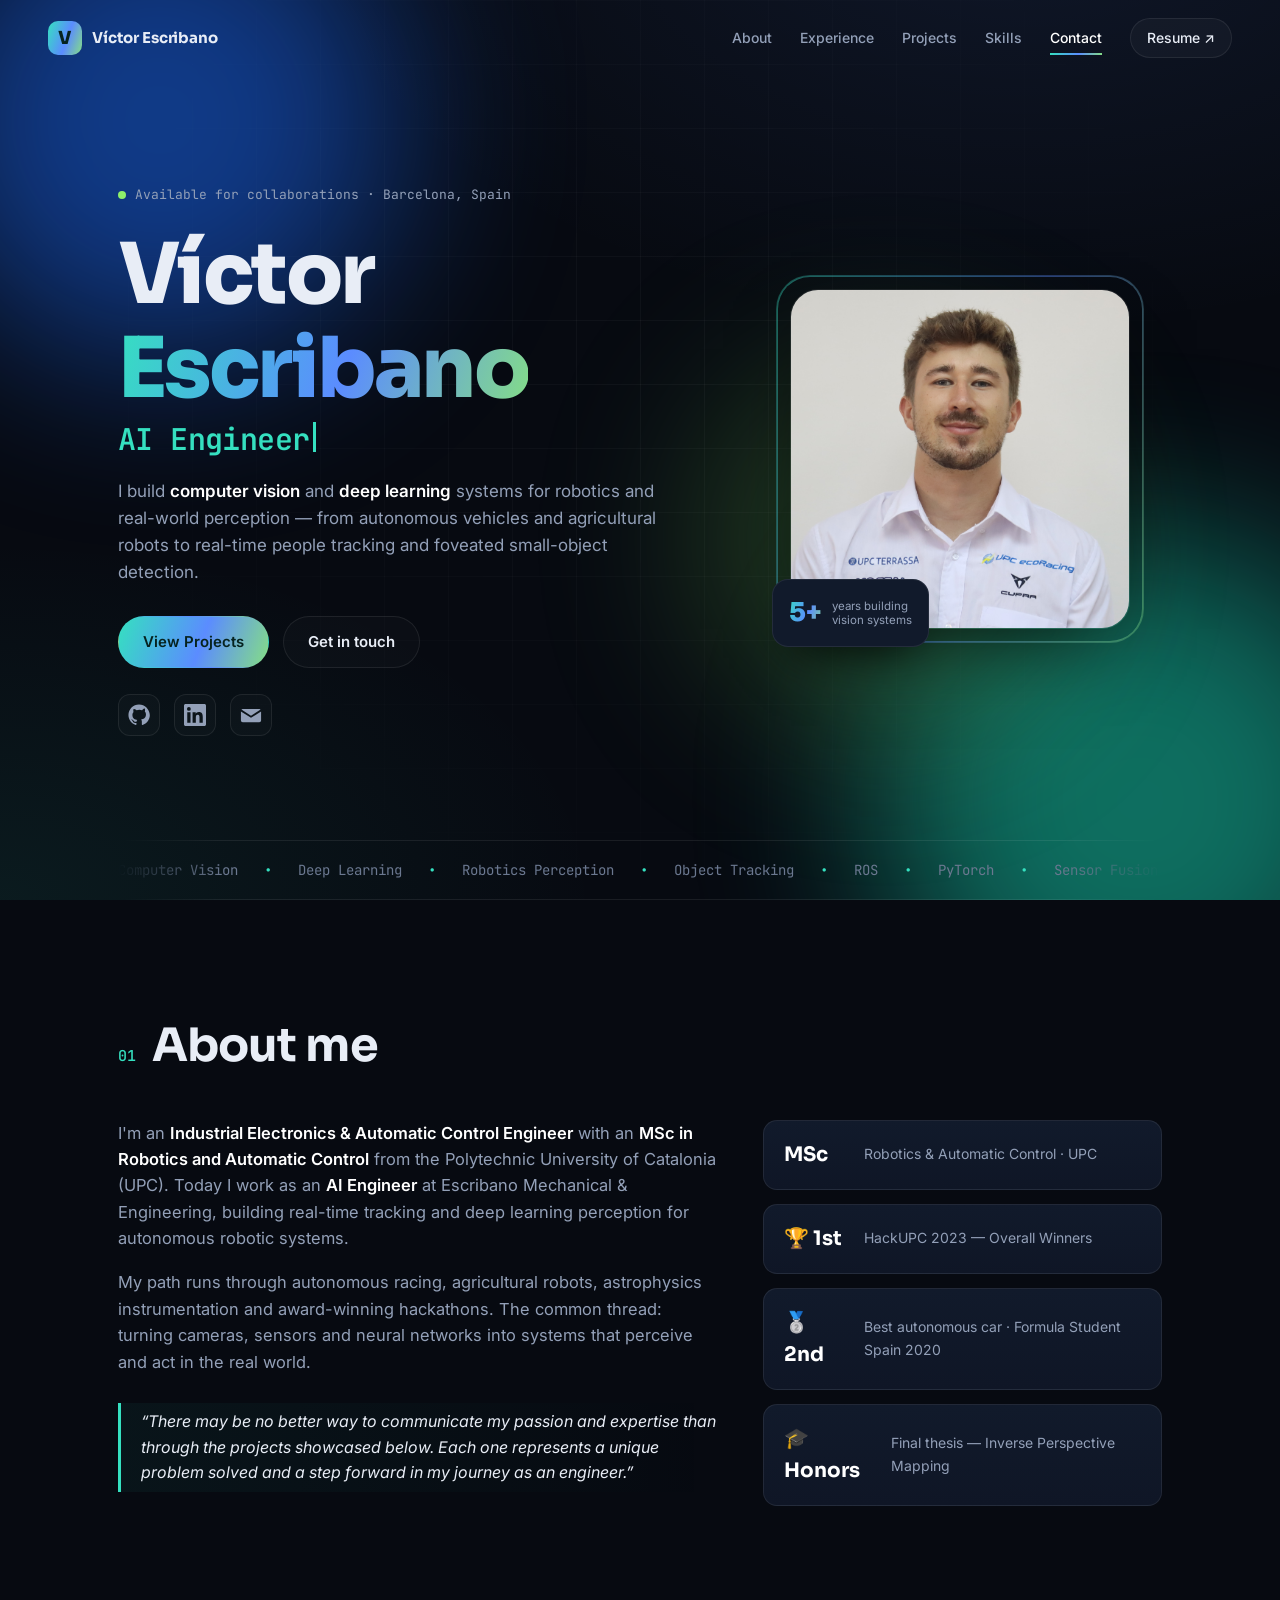
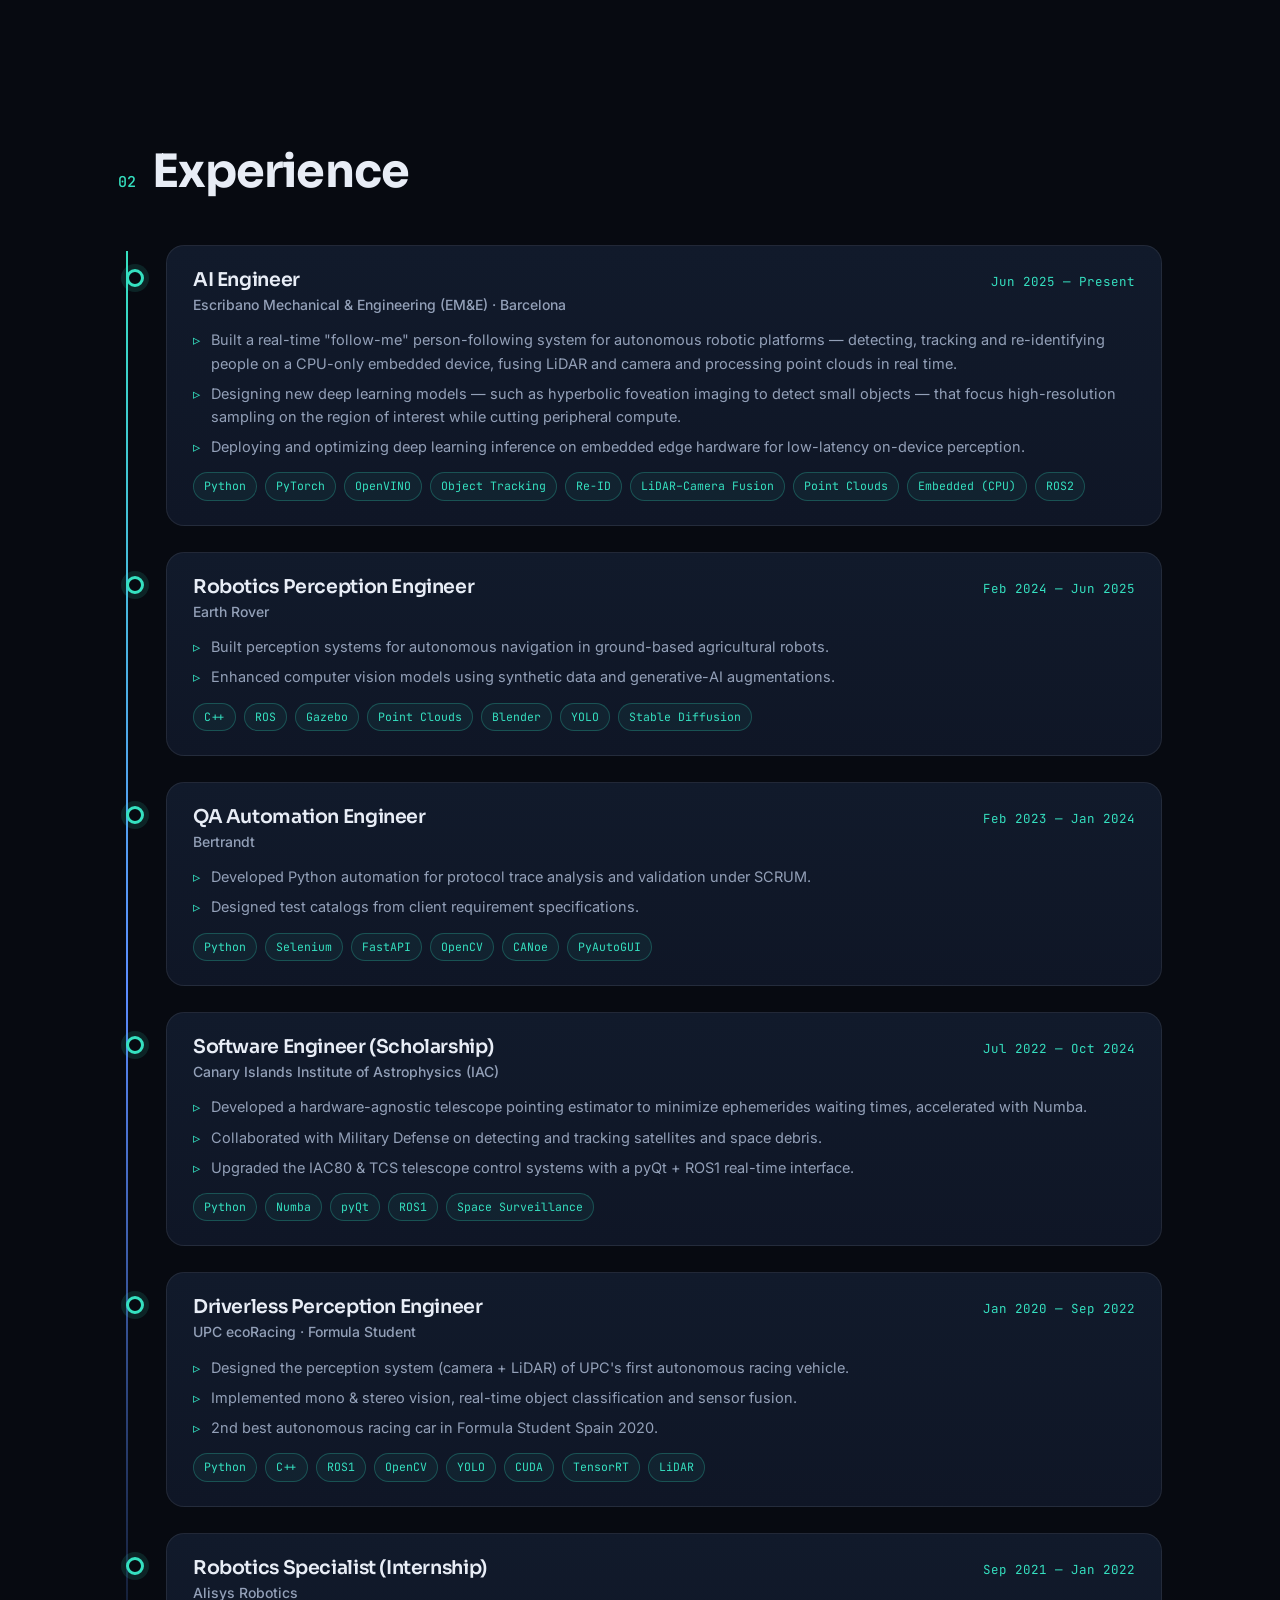
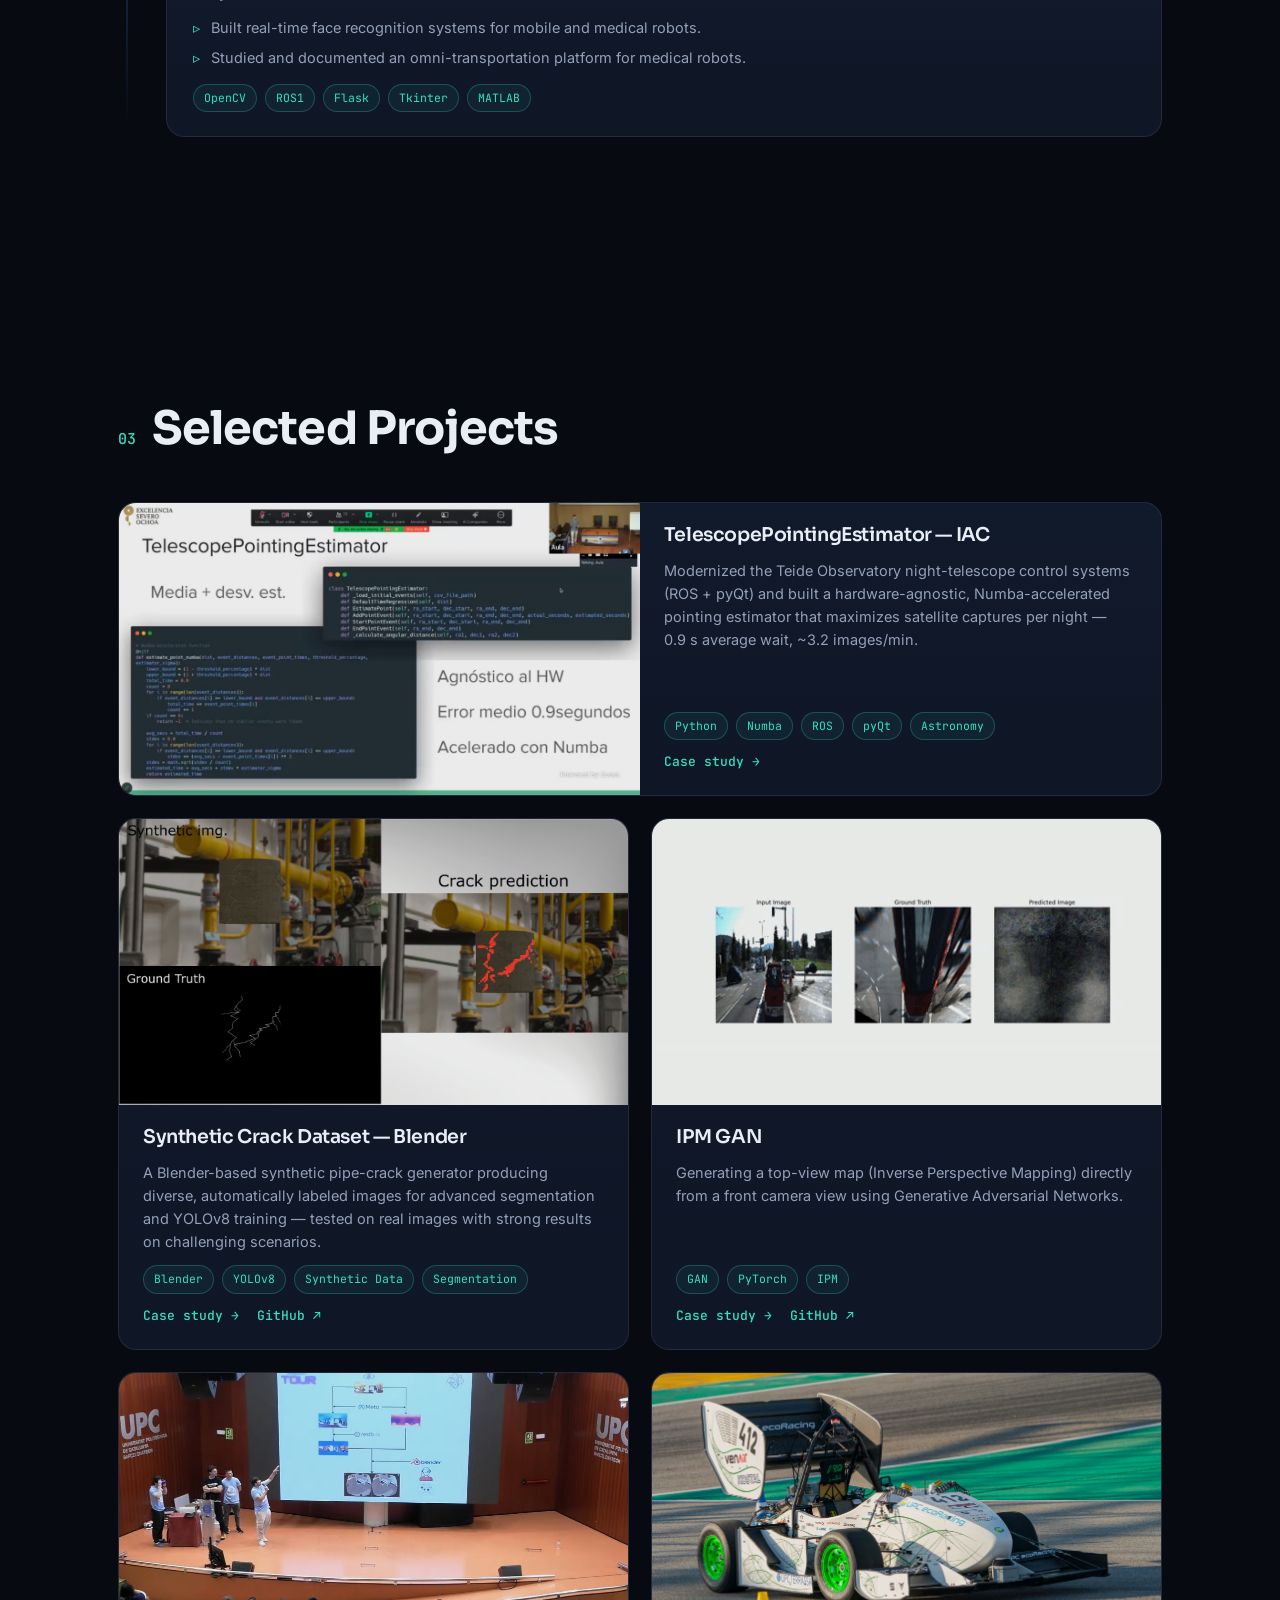
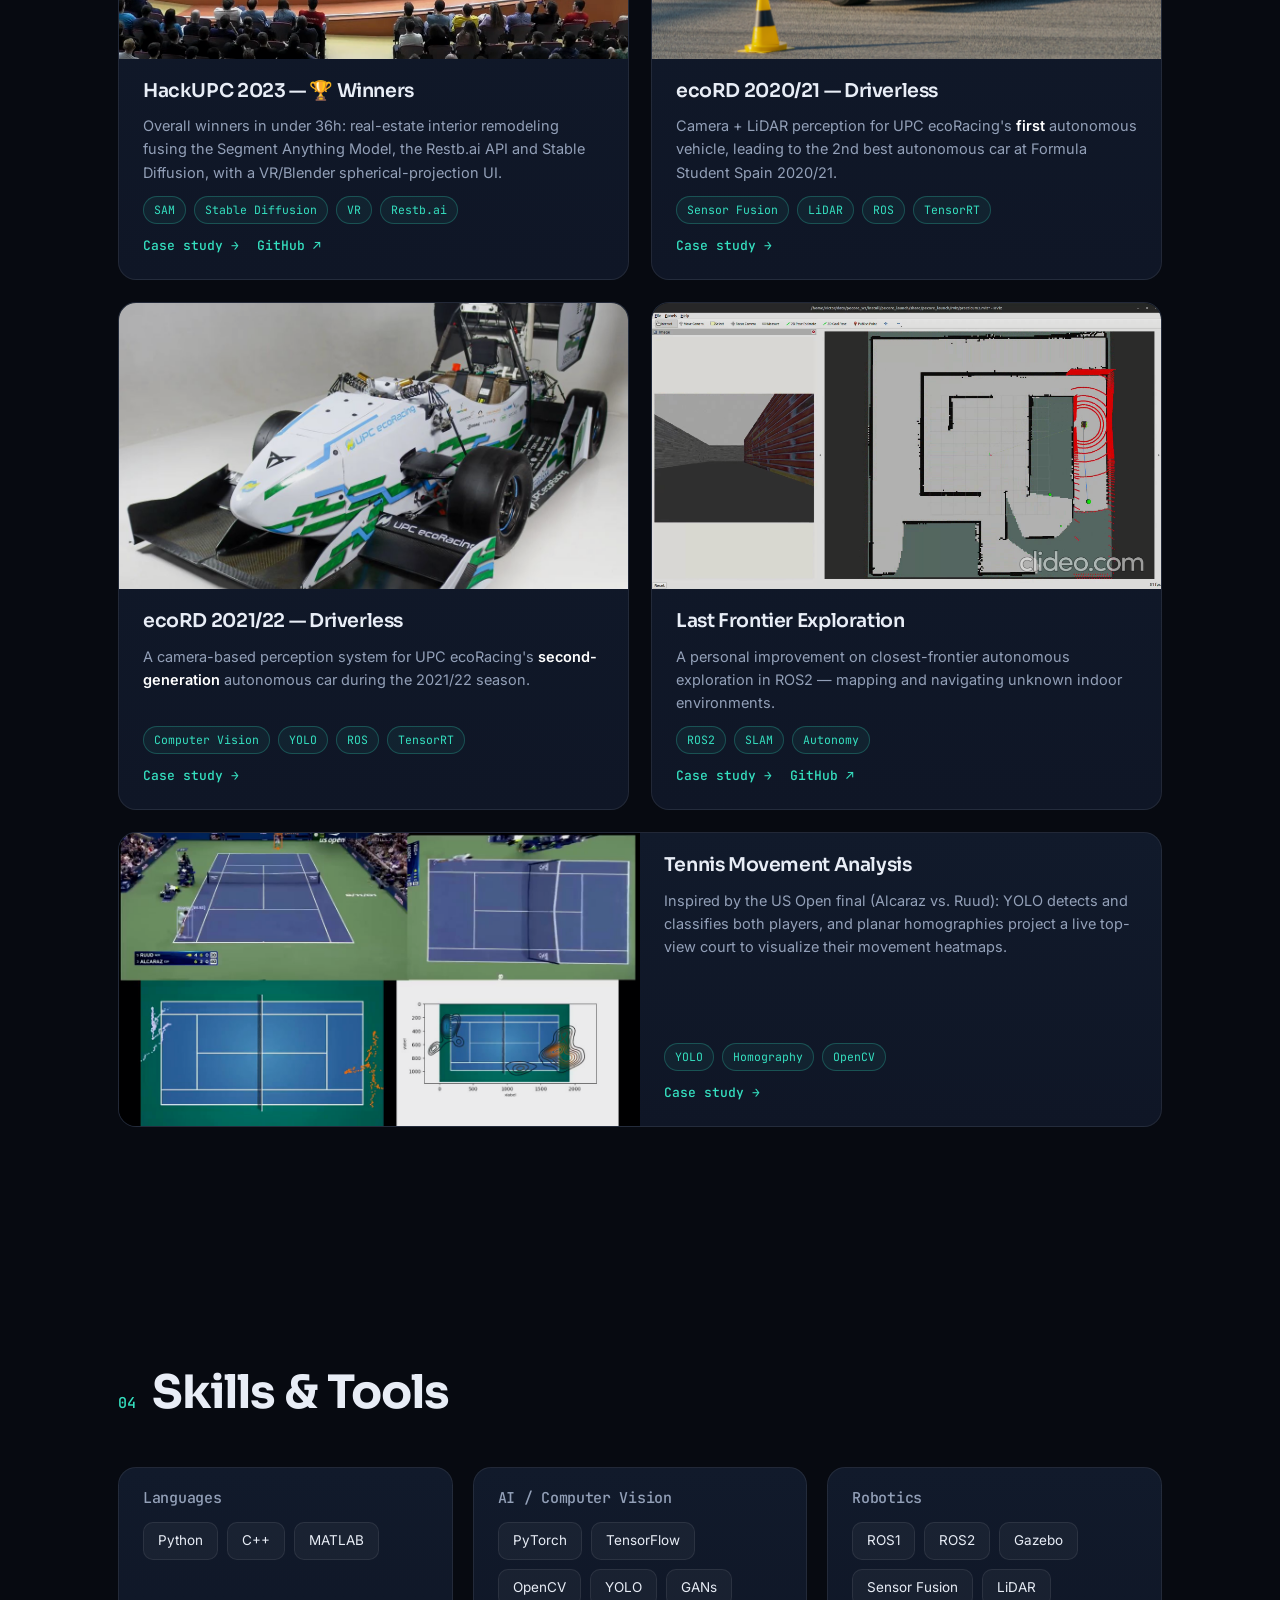
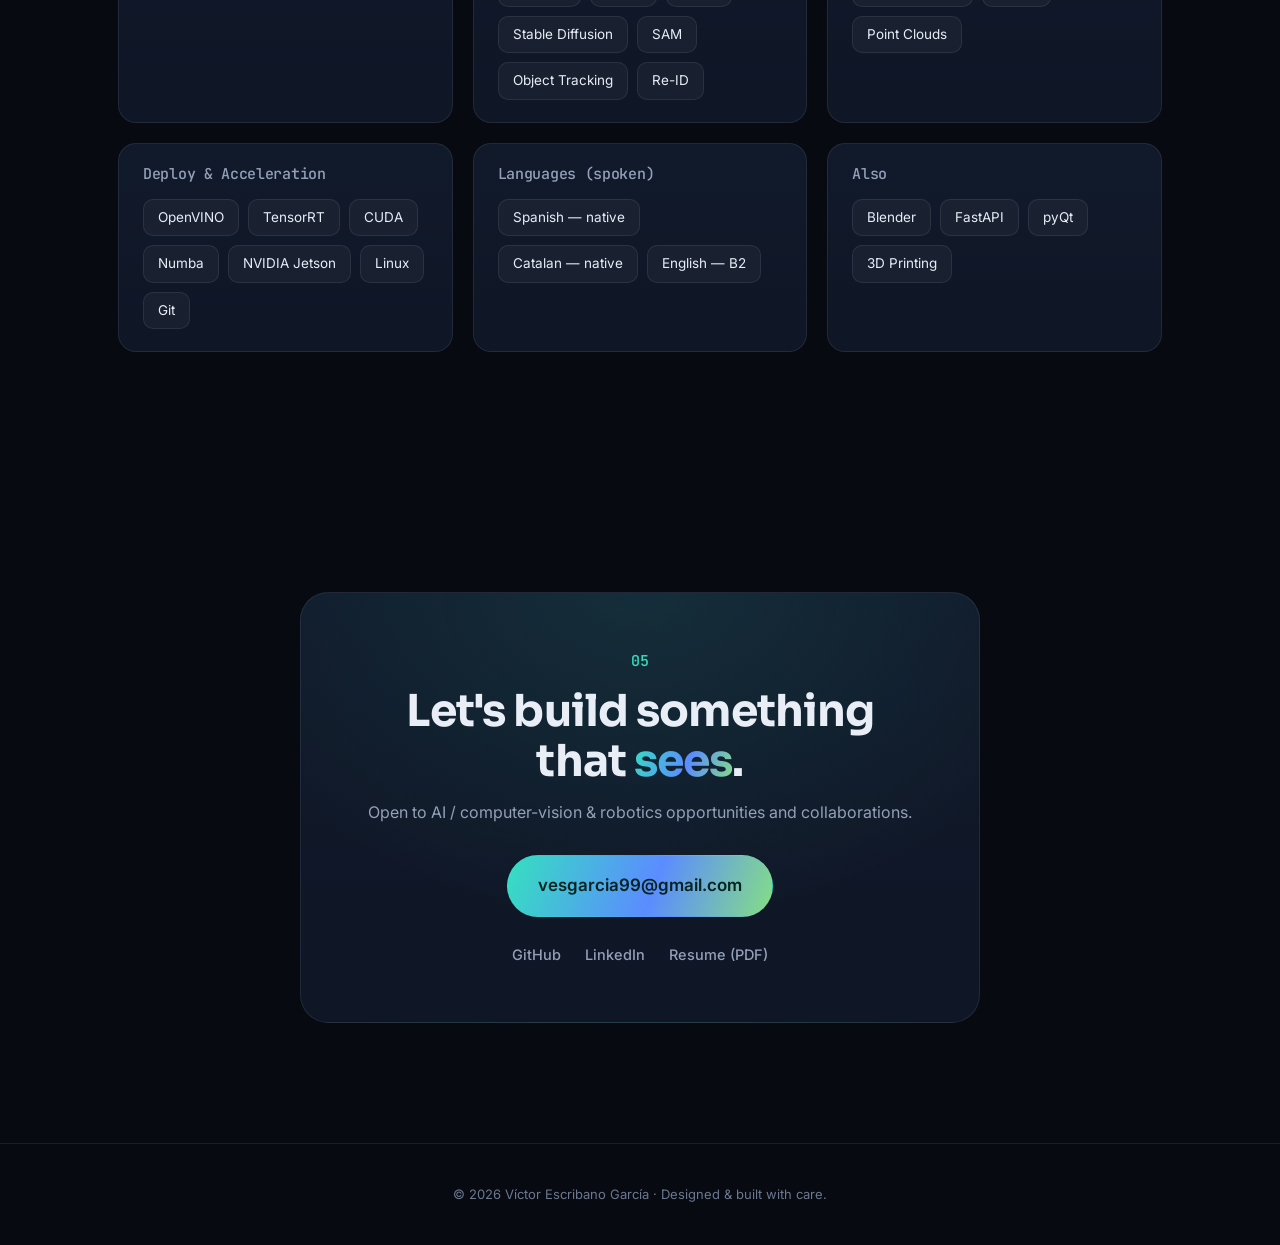
<file: index.html>
<!DOCTYPE html>
<html lang="en">
<head>
  <meta charset="UTF-8" />
  <meta name="viewport" content="width=device-width, initial-scale=1.0" />
  <title>Víctor Escribano García — AI Engineer</title>
  <meta name="description" content="Víctor Escribano García — AI Engineer specialized in Computer Vision, Robotics Perception and Deep Learning. MSc in Robotics & Automatic Control (UPC)." />
  <meta name="author" content="Víctor Escribano García" />

  <!-- Open Graph -->
  <meta property="og:title" content="Víctor Escribano García — AI Engineer" />
  <meta property="og:description" content="AI Engineer · Computer Vision · Robotics Perception · Deep Learning" />
  <meta property="og:type" content="website" />
  <meta property="og:image" content="assets/img/ecoracing-studio.webp" />

  <link rel="preconnect" href="https://fonts.googleapis.com" />
  <link rel="preconnect" href="https://fonts.gstatic.com" crossorigin />
  <link href="https://fonts.googleapis.com/css2?family=Sora:wght@400;500;600;700;800&family=Inter:wght@400;500;600&family=JetBrains+Mono:wght@400;500&display=swap" rel="stylesheet" />

  <link rel="icon" href="data:image/svg+xml,%3Csvg xmlns='http://www.w3.org/2000/svg' viewBox='0 0 100 100'%3E%3Crect width='100' height='100' rx='22' fill='%230b0f17'/%3E%3Ctext x='50' y='68' font-size='54' font-family='Arial' font-weight='bold' fill='%2335e0c0' text-anchor='middle'%3EV%3C/text%3E%3C/svg%3E" />

  <link rel="stylesheet" href="styles.css" />
</head>
<body>

  <!-- animated background -->
  <div class="bg-fx" aria-hidden="true">
    <div class="blob blob-1"></div>
    <div class="blob blob-2"></div>
    <div class="blob blob-3"></div>
    <div class="grid-overlay"></div>
  </div>

  <!-- NAVBAR -->
  <header class="nav" id="nav">
    <a href="#hero" class="nav__logo">
      <span class="nav__logo-mark">V</span>
      <span class="nav__logo-text">Víctor Escribano</span>
    </a>
    <nav class="nav__links" id="navLinks">
      <a href="#about">About</a>
      <a href="#experience">Experience</a>
      <a href="#projects">Projects</a>
      <a href="#skills">Skills</a>
      <a href="#contact">Contact</a>
      <a href="assets/Victor_Escribano_CV.pdf" class="nav__cv" target="_blank" rel="noopener">Resume ↗</a>
    </nav>
    <button class="nav__burger" id="burger" aria-label="Toggle menu">
      <span></span><span></span><span></span>
    </button>
  </header>

  <!-- HERO -->
  <section class="hero" id="hero">
    <div class="hero__inner">
      <div class="hero__text reveal">
        <p class="hero__eyebrow"><span class="dot"></span> Available for collaborations · Barcelona, Spain</p>
        <h1 class="hero__title">
          Víctor <span class="grad">Escribano</span>
        </h1>
        <h2 class="hero__role" id="typed">AI Engineer</h2>
        <p class="hero__desc">
          I build <strong>computer vision</strong> and <strong>deep learning</strong> systems for
          robotics and real-world perception — from autonomous vehicles and agricultural robots
          to real-time people tracking and foveated small-object detection.
        </p>
        <div class="hero__cta">
          <a href="#projects" class="btn btn--primary">View Projects</a>
          <a href="#contact" class="btn btn--ghost">Get in touch</a>
        </div>
        <div class="hero__socials">
          <a href="https://github.com/VictorEscribano" target="_blank" rel="noopener" aria-label="GitHub" title="GitHub">
            <svg viewBox="0 0 24 24" width="22" height="22" fill="currentColor"><path d="M12 .5C5.7.5.5 5.7.5 12c0 5.1 3.3 9.4 7.9 10.9.6.1.8-.2.8-.5v-1.7c-3.2.7-3.9-1.5-3.9-1.5-.5-1.3-1.3-1.7-1.3-1.7-1.1-.7.1-.7.1-.7 1.2.1 1.8 1.2 1.8 1.2 1 1.8 2.8 1.3 3.5 1 .1-.8.4-1.3.7-1.6-2.6-.3-5.3-1.3-5.3-5.7 0-1.3.5-2.3 1.2-3.1-.1-.3-.5-1.5.1-3.1 0 0 1-.3 3.3 1.2a11.5 11.5 0 016 0C17.3 4.7 18.3 5 18.3 5c.6 1.6.2 2.8.1 3.1.8.8 1.2 1.8 1.2 3.1 0 4.4-2.7 5.4-5.3 5.7.4.4.8 1.1.8 2.2v3.3c0 .3.2.6.8.5 4.6-1.5 7.9-5.8 7.9-10.9C23.5 5.7 18.3.5 12 .5z"/></svg>
          </a>
          <a href="https://www.linkedin.com/in/victor-escribano-garcia-301774150/" target="_blank" rel="noopener" aria-label="LinkedIn" title="LinkedIn">
            <svg viewBox="0 0 24 24" width="22" height="22" fill="currentColor"><path d="M20.45 20.45h-3.56v-5.57c0-1.33-.02-3.04-1.85-3.04-1.85 0-2.13 1.45-2.13 2.94v5.67H9.35V9h3.42v1.56h.05c.48-.9 1.64-1.85 3.37-1.85 3.6 0 4.27 2.37 4.27 5.45v6.29zM5.34 7.43a2.07 2.07 0 110-4.14 2.07 2.07 0 010 4.14zM7.12 20.45H3.55V9h3.57v11.45zM22.22 0H1.77C.79 0 0 .77 0 1.73v20.54C0 23.23.79 24 1.77 24h20.45c.98 0 1.78-.77 1.78-1.73V1.73C24 .77 23.2 0 22.22 0z"/></svg>
          </a>
          <a href="mailto:vesgarcia99@gmail.com" aria-label="Email" title="Email">
            <svg viewBox="0 0 24 24" width="22" height="22" fill="currentColor"><path d="M12 12.7L1.5 6.1A2 2 0 013 5.5h18a2 2 0 011.5.6L12 12.7zm0 2.3L1 8.3V18a2 2 0 002 2h18a2 2 0 002-2V8.3L12 15z"/></svg>
          </a>
        </div>
      </div>

      <div class="hero__photo reveal">
        <div class="hero__photo-ring"></div>
        <img src="assets/img/profile.jpg" alt="Víctor Escribano García" loading="eager" />
        <div class="hero__badge">
          <span class="hero__badge-num">5+</span>
          <span class="hero__badge-lbl">years building<br>vision systems</span>
        </div>
      </div>
    </div>

    <div class="hero__marquee" aria-hidden="true">
      <div class="marquee__track">
        <span>Computer Vision</span><span>•</span><span>Deep Learning</span><span>•</span>
        <span>Robotics Perception</span><span>•</span><span>Object Tracking</span><span>•</span>
        <span>ROS</span><span>•</span><span>PyTorch</span><span>•</span><span>Sensor Fusion</span><span>•</span>
        <span>Generative AI</span><span>•</span>
        <span>Computer Vision</span><span>•</span><span>Deep Learning</span><span>•</span>
        <span>Robotics Perception</span><span>•</span><span>Object Tracking</span><span>•</span>
        <span>ROS</span><span>•</span><span>PyTorch</span><span>•</span><span>Sensor Fusion</span><span>•</span>
        <span>Generative AI</span><span>•</span>
      </div>
    </div>
  </section>

  <!-- ABOUT -->
  <section class="section about" id="about">
    <div class="section__head reveal">
      <span class="section__num">01</span>
      <h2 class="section__title">About me</h2>
    </div>
    <div class="about__grid">
      <div class="about__text reveal">
        <p>
          I'm an <strong>Industrial Electronics &amp; Automatic Control Engineer</strong> with an
          <strong>MSc in Robotics and Automatic Control</strong> from the Polytechnic University of
          Catalonia (UPC). Today I work as an <strong>AI Engineer</strong> at Escribano Mechanical
          &amp; Engineering, building real-time tracking and deep learning perception for autonomous robotic systems.
        </p>
        <p>
          My path runs through autonomous racing, agricultural robots, astrophysics instrumentation
          and award-winning hackathons. The common thread: turning cameras, sensors and neural
          networks into systems that perceive and act in the real world.
        </p>
        <blockquote class="about__quote">
          “There may be no better way to communicate my passion and expertise than through the
          projects showcased below. Each one represents a unique problem solved and a step forward
          in my journey as an engineer.”
        </blockquote>
      </div>
      <div class="about__cards reveal">
        <div class="stat">
          <span class="stat__k">MSc</span>
          <span class="stat__v">Robotics &amp; Automatic Control · UPC</span>
        </div>
        <div class="stat">
          <span class="stat__k">🏆 1st</span>
          <span class="stat__v">HackUPC 2023 — Overall Winners</span>
        </div>
        <div class="stat">
          <span class="stat__k">🥈 2nd</span>
          <span class="stat__v">Best autonomous car · Formula Student Spain 2020</span>
        </div>
        <div class="stat">
          <span class="stat__k">🎓 Honors</span>
          <span class="stat__v">Final thesis — Inverse Perspective Mapping</span>
        </div>
      </div>
    </div>
  </section>

  <!-- EXPERIENCE -->
  <section class="section experience" id="experience">
    <div class="section__head reveal">
      <span class="section__num">02</span>
      <h2 class="section__title">Experience</h2>
    </div>
    <div class="timeline">

      <div class="tl reveal">
        <div class="tl__dot"></div>
        <div class="tl__card">
          <div class="tl__top">
            <h3>AI Engineer</h3>
            <span class="tl__date">Jun 2025 — Present</span>
          </div>
          <p class="tl__org">Escribano Mechanical &amp; Engineering (EM&amp;E) · Barcelona</p>
          <ul>
            <li>Built a real-time "follow-me" person-following system for autonomous robotic platforms — detecting, tracking and re-identifying people on a CPU-only embedded device, fusing LiDAR and camera and processing point clouds in real time.</li>
            <li>Designing new deep learning models — such as hyperbolic foveation imaging to detect small objects — that focus high-resolution sampling on the region of interest while cutting peripheral compute.</li>
            <li>Deploying and optimizing deep learning inference on embedded edge hardware for low-latency on-device perception.</li>
          </ul>
          <div class="tags">
            <span>Python</span><span>PyTorch</span><span>OpenVINO</span><span>Object Tracking</span><span>Re-ID</span><span>LiDAR–Camera Fusion</span><span>Point Clouds</span><span>Embedded (CPU)</span><span>ROS2</span>
          </div>
        </div>
      </div>

      <div class="tl reveal">
        <div class="tl__dot"></div>
        <div class="tl__card">
          <div class="tl__top">
            <h3>Robotics Perception Engineer</h3>
            <span class="tl__date">Feb 2024 — Jun 2025</span>
          </div>
          <p class="tl__org">Earth Rover</p>
          <ul>
            <li>Built perception systems for autonomous navigation in ground-based agricultural robots.</li>
            <li>Enhanced computer vision models using synthetic data and generative-AI augmentations.</li>
          </ul>
          <div class="tags">
            <span>C++</span><span>ROS</span><span>Gazebo</span><span>Point Clouds</span><span>Blender</span><span>YOLO</span><span>Stable Diffusion</span>
          </div>
        </div>
      </div>

      <div class="tl reveal">
        <div class="tl__dot"></div>
        <div class="tl__card">
          <div class="tl__top">
            <h3>QA Automation Engineer</h3>
            <span class="tl__date">Feb 2023 — Jan 2024</span>
          </div>
          <p class="tl__org">Bertrandt</p>
          <ul>
            <li>Developed Python automation for protocol trace analysis and validation under SCRUM.</li>
            <li>Designed test catalogs from client requirement specifications.</li>
          </ul>
          <div class="tags">
            <span>Python</span><span>Selenium</span><span>FastAPI</span><span>OpenCV</span><span>CANoe</span><span>PyAutoGUI</span>
          </div>
        </div>
      </div>

      <div class="tl reveal">
        <div class="tl__dot"></div>
        <div class="tl__card">
          <div class="tl__top">
            <h3>Software Engineer (Scholarship)</h3>
            <span class="tl__date">Jul 2022 — Oct 2024</span>
          </div>
          <p class="tl__org">Canary Islands Institute of Astrophysics (IAC)</p>
          <ul>
            <li>Developed a hardware-agnostic telescope pointing estimator to minimize ephemerides waiting times, accelerated with Numba.</li>
            <li>Collaborated with Military Defense on detecting and tracking satellites and space debris.</li>
            <li>Upgraded the IAC80 &amp; TCS telescope control systems with a pyQt + ROS1 real-time interface.</li>
          </ul>
          <div class="tags">
            <span>Python</span><span>Numba</span><span>pyQt</span><span>ROS1</span><span>Space Surveillance</span>
          </div>
        </div>
      </div>

      <div class="tl reveal">
        <div class="tl__dot"></div>
        <div class="tl__card">
          <div class="tl__top">
            <h3>Driverless Perception Engineer</h3>
            <span class="tl__date">Jan 2020 — Sep 2022</span>
          </div>
          <p class="tl__org">UPC ecoRacing · Formula Student</p>
          <ul>
            <li>Designed the perception system (camera + LiDAR) of UPC's first autonomous racing vehicle.</li>
            <li>Implemented mono &amp; stereo vision, real-time object classification and sensor fusion.</li>
            <li>2nd best autonomous racing car in Formula Student Spain 2020.</li>
          </ul>
          <div class="tags">
            <span>Python</span><span>C++</span><span>ROS1</span><span>OpenCV</span><span>YOLO</span><span>CUDA</span><span>TensorRT</span><span>LiDAR</span>
          </div>
        </div>
      </div>

      <div class="tl reveal">
        <div class="tl__dot"></div>
        <div class="tl__card">
          <div class="tl__top">
            <h3>Robotics Specialist (Internship)</h3>
            <span class="tl__date">Sep 2021 — Jan 2022</span>
          </div>
          <p class="tl__org">Alisys Robotics</p>
          <ul>
            <li>Built real-time face recognition systems for mobile and medical robots.</li>
            <li>Studied and documented an omni-transportation platform for medical robots.</li>
          </ul>
          <div class="tags">
            <span>OpenCV</span><span>ROS1</span><span>Flask</span><span>Tkinter</span><span>MATLAB</span>
          </div>
        </div>
      </div>

    </div>
  </section>

  <!-- PROJECTS -->
  <section class="section projects" id="projects">
    <div class="section__head reveal">
      <span class="section__num">03</span>
      <h2 class="section__title">Selected Projects</h2>
    </div>
    <div class="proj-grid">

      <article class="card reveal card--wide">
        <a class="card__cover" href="projects/iac-telescope-pointing.html" aria-label="Open TelescopePointingEstimator case study"></a>
        <div class="card__media">
          <img src="assets/img/proj/iac_frame.png" alt="TelescopePointingEstimator at the IAC" loading="lazy" />
        </div>
        <div class="card__body">
          <h3>TelescopePointingEstimator — IAC</h3>
          <p>Modernized the Teide Observatory night-telescope control systems (ROS + pyQt) and built a hardware-agnostic, Numba-accelerated pointing estimator that maximizes satellite captures per night — 0.9&nbsp;s average wait, ~3.2 images/min.</p>
          <div class="tags"><span>Python</span><span>Numba</span><span>ROS</span><span>pyQt</span><span>Astronomy</span></div>
          <div class="card__links">
            <a class="card__link" href="projects/iac-telescope-pointing.html">Case study →</a>
          </div>
        </div>
      </article>

      <article class="card reveal">
        <a class="card__cover" href="projects/synthetic-crack-dataset.html" aria-label="Open Synthetic Crack Dataset case study"></a>
        <div class="card__media">
          <img src="assets/img/crack-dataset.jpg" alt="Synthetic crack dataset" loading="lazy" />
        </div>
        <div class="card__body">
          <h3>Synthetic Crack Dataset — Blender</h3>
          <p>A Blender-based synthetic pipe-crack generator producing diverse, automatically labeled images for advanced segmentation and YOLOv8 training — tested on real images with strong results on challenging scenarios.</p>
          <div class="tags"><span>Blender</span><span>YOLOv8</span><span>Synthetic Data</span><span>Segmentation</span></div>
          <div class="card__links">
            <a class="card__link" href="projects/synthetic-crack-dataset.html">Case study →</a>
            <a class="card__link card__link--ext" href="https://github.com/VictorEscribano/Synthetic-Pipe-Crack-Dataset-Blender" target="_blank" rel="noopener">GitHub ↗</a>
          </div>
        </div>
      </article>

      <article class="card reveal">
        <a class="card__cover" href="projects/ipm-gan.html" aria-label="Open IPM GAN case study"></a>
        <div class="card__media">
          <img src="assets/img/ipm-gan.gif" alt="IPM GAN top-view generation" loading="lazy" />
        </div>
        <div class="card__body">
          <h3>IPM GAN</h3>
          <p>Generating a top-view map (Inverse Perspective Mapping) directly from a front camera view using Generative Adversarial Networks.</p>
          <div class="tags"><span>GAN</span><span>PyTorch</span><span>IPM</span></div>
          <div class="card__links">
            <a class="card__link" href="projects/ipm-gan.html">Case study →</a>
            <a class="card__link card__link--ext" href="https://github.com/VictorEscribano/IPM_GAN" target="_blank" rel="noopener">GitHub ↗</a>
          </div>
        </div>
      </article>

      <article class="card reveal">
        <a class="card__cover" href="projects/hackupc-2023.html" aria-label="Open HackUPC 2023 case study"></a>
        <div class="card__media">
          <img src="assets/img/hackupc.png" alt="HackUPC 2023 winners" loading="lazy" />
        </div>
        <div class="card__body">
          <h3>HackUPC 2023 — 🏆 Winners</h3>
          <p>Overall winners in under 36h: real-estate interior remodeling fusing the Segment Anything Model, the Restb.ai API and Stable Diffusion, with a VR/Blender spherical-projection UI.</p>
          <div class="tags"><span>SAM</span><span>Stable Diffusion</span><span>VR</span><span>Restb.ai</span></div>
          <div class="card__links">
            <a class="card__link" href="projects/hackupc-2023.html">Case study →</a>
            <a class="card__link card__link--ext" href="https://github.com/VictorEscribano/Hackupc2023-DahTeam" target="_blank" rel="noopener">GitHub ↗</a>
          </div>
        </div>
      </article>

      <article class="card reveal">
        <a class="card__cover" href="projects/ecord-2020.html" aria-label="Open ecoRD 2020/21 case study"></a>
        <div class="card__media">
          <img src="assets/img/ecoracing-track.jpg" alt="UPC ecoRacing first autonomous car" loading="lazy" />
        </div>
        <div class="card__body">
          <h3>ecoRD 2020/21 — Driverless</h3>
          <p>Camera + LiDAR perception for UPC ecoRacing's <strong>first</strong> autonomous vehicle, leading to the 2nd best autonomous car at Formula Student Spain 2020/21.</p>
          <div class="tags"><span>Sensor Fusion</span><span>LiDAR</span><span>ROS</span><span>TensorRT</span></div>
          <div class="card__links">
            <a class="card__link" href="projects/ecord-2020.html">Case study →</a>
          </div>
        </div>
      </article>

      <article class="card reveal">
        <a class="card__cover" href="projects/ecord-2021.html" aria-label="Open ecoRD 2021/22 case study"></a>
        <div class="card__media">
          <img src="assets/img/ecoracing-studio.webp" alt="UPC ecoRacing second-generation autonomous car" loading="lazy" />
        </div>
        <div class="card__body">
          <h3>ecoRD 2021/22 — Driverless</h3>
          <p>A camera-based perception system for UPC ecoRacing's <strong>second-generation</strong> autonomous car during the 2021/22 season.</p>
          <div class="tags"><span>Computer Vision</span><span>YOLO</span><span>ROS</span><span>TensorRT</span></div>
          <div class="card__links">
            <a class="card__link" href="projects/ecord-2021.html">Case study →</a>
          </div>
        </div>
      </article>

      <article class="card reveal">
        <a class="card__cover" href="projects/frontier-exploration.html" aria-label="Open Last Frontier Exploration case study"></a>
        <div class="card__media">
          <img src="assets/img/exploration.jpg" alt="Frontier exploration in ROS2" loading="lazy" />
        </div>
        <div class="card__body">
          <h3>Last Frontier Exploration</h3>
          <p>A personal improvement on closest-frontier autonomous exploration in ROS2 — mapping and navigating unknown indoor environments.</p>
          <div class="tags"><span>ROS2</span><span>SLAM</span><span>Autonomy</span></div>
          <div class="card__links">
            <a class="card__link" href="projects/frontier-exploration.html">Case study →</a>
            <a class="card__link card__link--ext" href="https://github.com/VictorEscribano/PECORE" target="_blank" rel="noopener">GitHub ↗</a>
          </div>
        </div>
      </article>

      <article class="card reveal card--wide">
        <a class="card__cover" href="projects/tennis-analysis.html" aria-label="Open Tennis Movement Analysis case study"></a>
        <div class="card__media">
          <img src="assets/img/tennis.jpg" alt="Tennis movement analysis" loading="lazy" />
        </div>
        <div class="card__body">
          <h3>Tennis Movement Analysis</h3>
          <p>Inspired by the US Open final (Alcaraz vs. Ruud): YOLO detects and classifies both players, and planar homographies project a live top-view court to visualize their movement heatmaps.</p>
          <div class="tags"><span>YOLO</span><span>Homography</span><span>OpenCV</span></div>
          <div class="card__links">
            <a class="card__link" href="projects/tennis-analysis.html">Case study →</a>
          </div>
        </div>
      </article>

    </div>
  </section>

  <!-- SKILLS -->
  <section class="section skills" id="skills">
    <div class="section__head reveal">
      <span class="section__num">04</span>
      <h2 class="section__title">Skills &amp; Tools</h2>
    </div>
    <div class="skills__grid">
      <div class="skillset reveal">
        <h3>Languages</h3>
        <div class="chips"><span>Python</span><span>C++</span><span>MATLAB</span></div>
      </div>
      <div class="skillset reveal">
        <h3>AI / Computer Vision</h3>
        <div class="chips"><span>PyTorch</span><span>TensorFlow</span><span>OpenCV</span><span>YOLO</span><span>GANs</span><span>Stable Diffusion</span><span>SAM</span><span>Object Tracking</span><span>Re-ID</span></div>
      </div>
      <div class="skillset reveal">
        <h3>Robotics</h3>
        <div class="chips"><span>ROS1</span><span>ROS2</span><span>Gazebo</span><span>Sensor Fusion</span><span>LiDAR</span><span>Point Clouds</span></div>
      </div>
      <div class="skillset reveal">
        <h3>Deploy &amp; Acceleration</h3>
        <div class="chips"><span>OpenVINO</span><span>TensorRT</span><span>CUDA</span><span>Numba</span><span>NVIDIA Jetson</span><span>Linux</span><span>Git</span></div>
      </div>
      <div class="skillset reveal">
        <h3>Languages (spoken)</h3>
        <div class="chips"><span>Spanish — native</span><span>Catalan — native</span><span>English — B2</span></div>
      </div>
      <div class="skillset reveal">
        <h3>Also</h3>
        <div class="chips"><span>Blender</span><span>FastAPI</span><span>pyQt</span><span>3D Printing</span></div>
      </div>
    </div>
  </section>

  <!-- CONTACT -->
  <section class="section contact" id="contact">
    <div class="contact__box reveal">
      <span class="section__num">05</span>
      <h2 class="contact__title">Let's build something that <span class="grad">sees</span>.</h2>
      <p class="contact__sub">Open to AI / computer-vision &amp; robotics opportunities and collaborations.</p>
      <a href="mailto:vesgarcia99@gmail.com" class="btn btn--primary btn--lg">vesgarcia99@gmail.com</a>
      <div class="contact__links">
        <a href="https://github.com/VictorEscribano" target="_blank" rel="noopener">GitHub</a>
        <a href="https://www.linkedin.com/in/victor-escribano-garcia-301774150/" target="_blank" rel="noopener">LinkedIn</a>
        <a href="assets/Victor_Escribano_CV.pdf" target="_blank" rel="noopener">Resume (PDF)</a>
      </div>
    </div>
  </section>

  <footer class="footer">
    <p>© <span id="year"></span> Víctor Escribano García · Designed &amp; built with care.</p>
  </footer>

  <script src="script.js"></script>
</body>
</html>
</file>
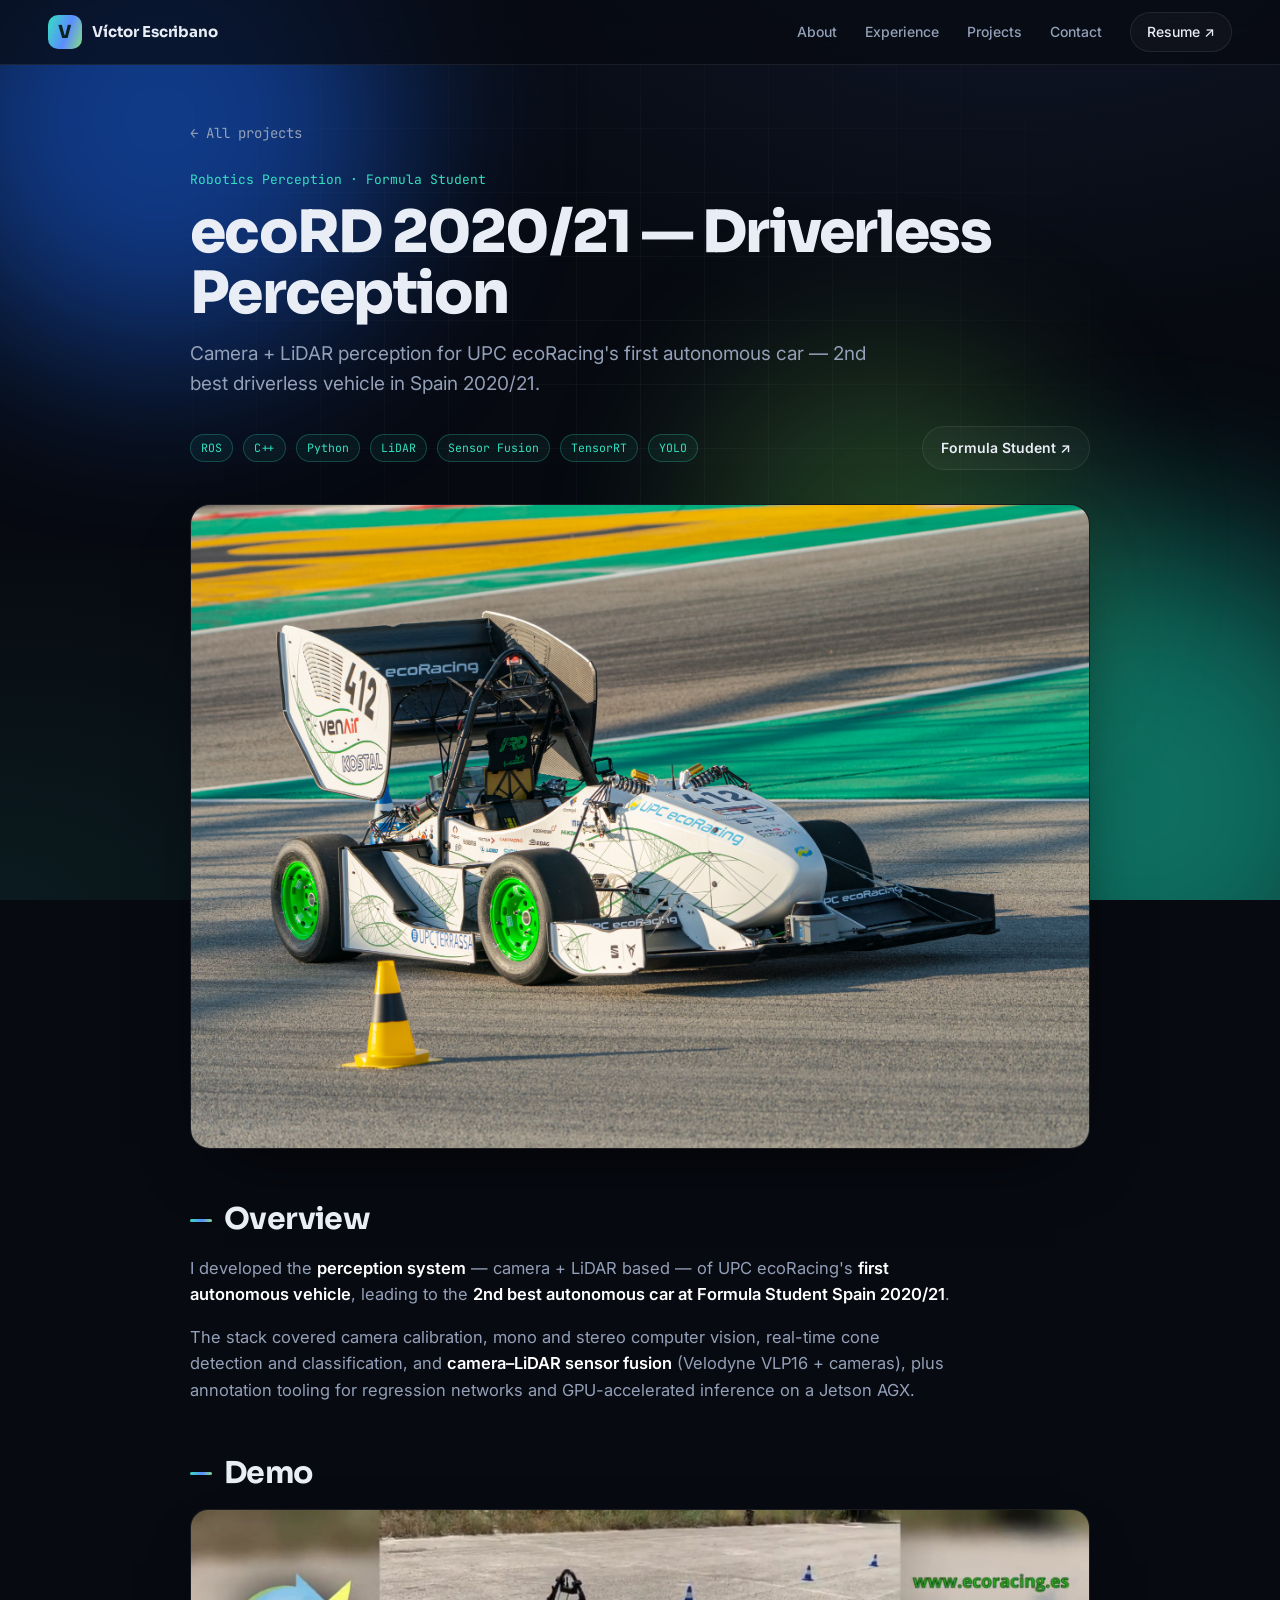
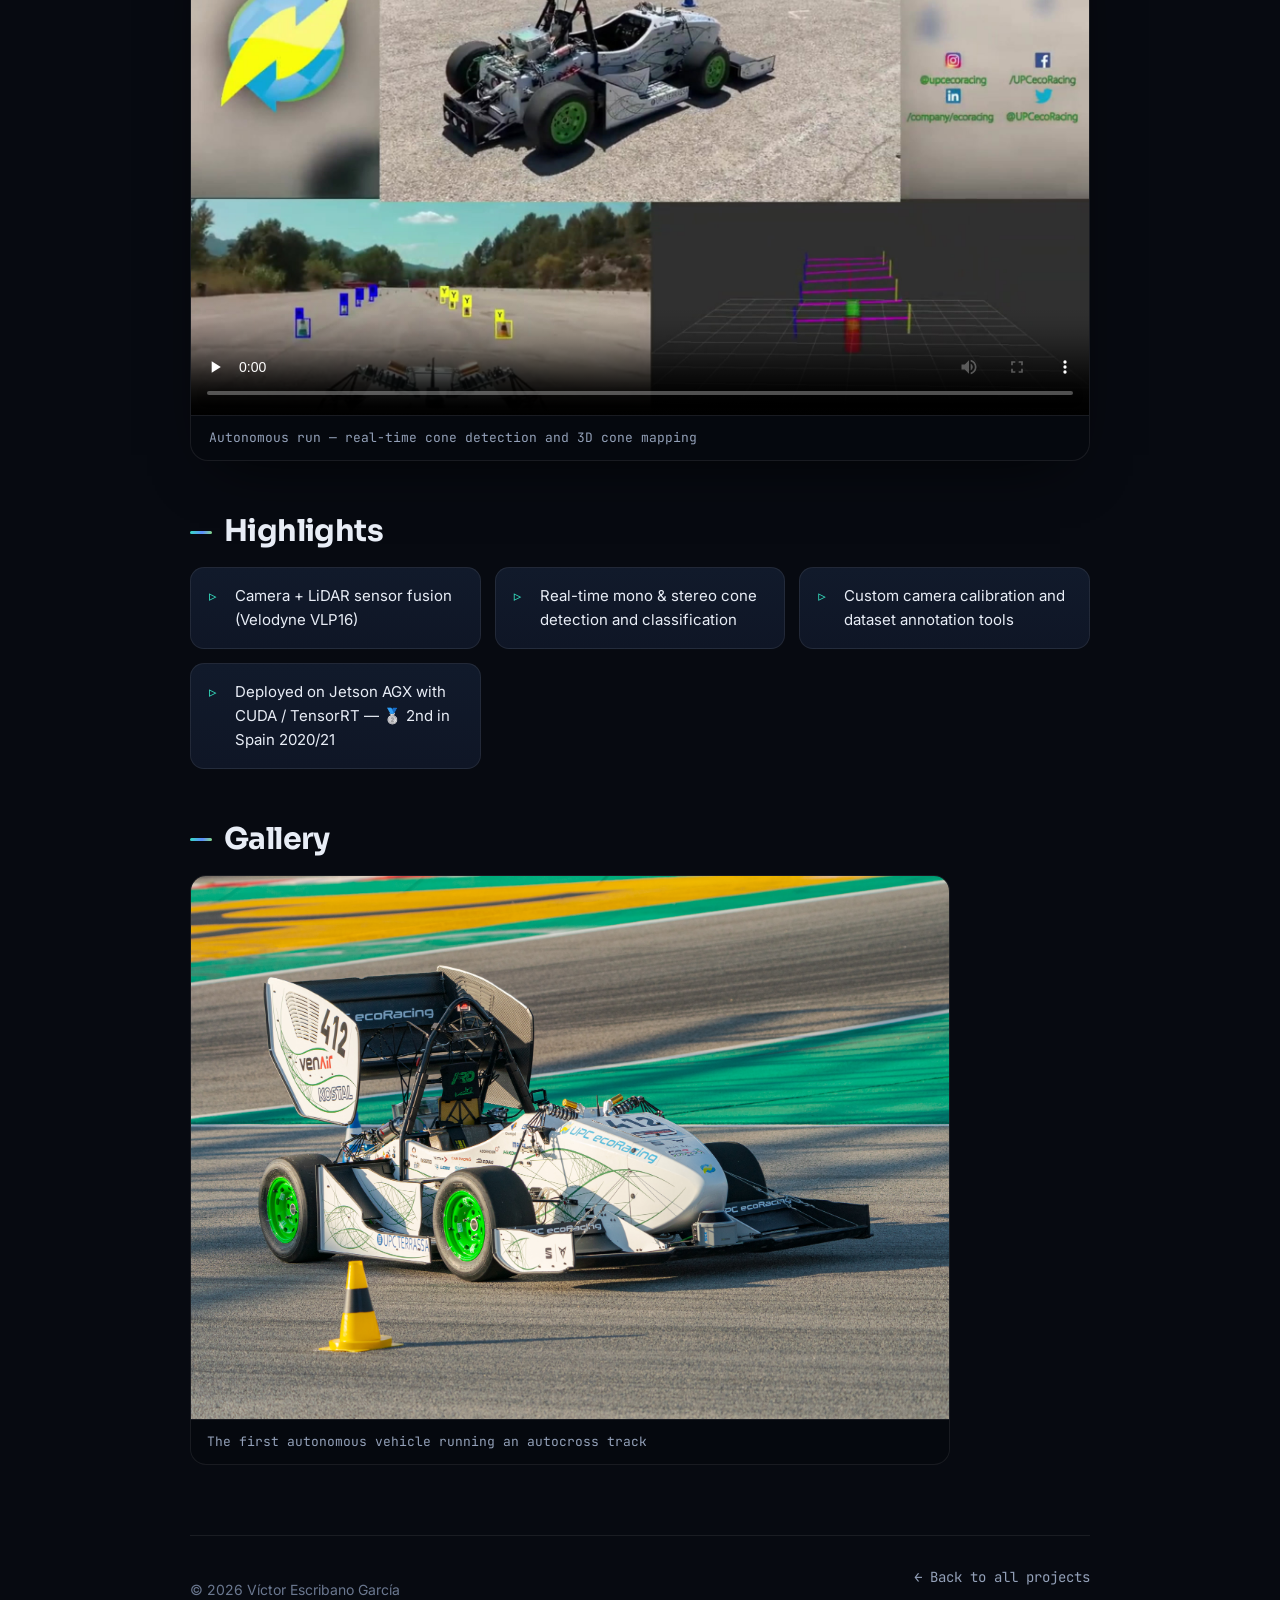
<file: projects/ecord-2020.html>
<!DOCTYPE html>
<html lang="en">
<head>
  <meta charset="UTF-8"/>
  <meta name="viewport" content="width=device-width, initial-scale=1.0"/>
  <title>ecoRD 2020/21 — Driverless Perception — Víctor Escribano</title>
  <meta name="description" content="Camera + LiDAR perception for UPC ecoRacing&#x27;s first autonomous car — 2nd best driverless vehicle in Spain 2020/21."/>
  <meta property="og:title" content="ecoRD 2020/21 — Driverless Perception — Víctor Escribano"/>
  <meta property="og:description" content="Camera + LiDAR perception for UPC ecoRacing&#x27;s first autonomous car — 2nd best driverless vehicle in Spain 2020/21."/>
  <meta property="og:image" content="../assets/img/ecoracing-track.jpg"/>
  <link rel="preconnect" href="https://fonts.googleapis.com"/>
  <link rel="preconnect" href="https://fonts.gstatic.com" crossorigin/>
  <link href="https://fonts.googleapis.com/css2?family=Sora:wght@400;500;600;700;800&family=Inter:wght@400;500;600&family=JetBrains+Mono:wght@400;500&display=swap" rel="stylesheet"/>
  <link rel="icon" href="data:image/svg+xml,%3Csvg xmlns='http://www.w3.org/2000/svg' viewBox='0 0 100 100'%3E%3Crect width='100' height='100' rx='22' fill='%230b0f17'/%3E%3Ctext x='50' y='68' font-size='54' font-family='Arial' font-weight='bold' fill='%2335e0c0' text-anchor='middle'%3EV%3C/text%3E%3C/svg%3E"/>
  <link rel="stylesheet" href="../styles.css"/>
  <link rel="stylesheet" href="../project.css"/>
</head>
<body class="pdetail">
  <div class="bg-fx" aria-hidden="true">
    <div class="blob blob-1"></div><div class="blob blob-2"></div><div class="blob blob-3"></div>
    <div class="grid-overlay"></div>
  </div>

  <header class="nav scrolled">
    <a href="../index.html" class="nav__logo">
      <span class="nav__logo-mark">V</span>
      <span class="nav__logo-text">Víctor Escribano</span>
    </a>
    <nav class="nav__links" id="navLinks">
      <a href="../index.html#about">About</a>
      <a href="../index.html#experience">Experience</a>
      <a href="../index.html#projects">Projects</a>
      <a href="../index.html#contact">Contact</a>
      <a href="../assets/Victor_Escribano_CV.pdf" class="nav__cv" target="_blank" rel="noopener">Resume ↗</a>
    </nav>
  </header>

  <main class="pwrap reveal">
    <a class="pback" href="../index.html#projects">← All projects</a>

    <div class="phero">
      <p class="phero__eyebrow">Robotics Perception · Formula Student</p>
      <h1>ecoRD 2020/21 — Driverless Perception</h1>
      <p class="phero__tagline">Camera + LiDAR perception for UPC ecoRacing's first autonomous car — 2nd best driverless vehicle in Spain 2020/21.</p>
      <div class="pmeta">
        <div class="tags"><span>ROS</span><span>C++</span><span>Python</span><span>LiDAR</span><span>Sensor Fusion</span><span>TensorRT</span><span>YOLO</span></div>
        <div class="pmeta__links"><a class="pbtn" href="https://www.ecoracing.upc.edu/" target="_blank" rel="noopener">Formula Student ↗</a></div>
      </div>
      <div class="phero__img"><img src="../assets/img/ecoracing-track.jpg" alt="ecoRD 2020/21 — Driverless Perception"/></div>
    </div>

    <section class="psection prose">
      <h2>Overview</h2>
      <p>I developed the <strong>perception system</strong> — camera + LiDAR based — of UPC ecoRacing's <strong>first autonomous vehicle</strong>, leading to the <strong>2nd best autonomous car at Formula Student Spain 2020/21</strong>.</p><p>The stack covered camera calibration, mono and stereo computer vision, real-time cone detection and classification, and <strong>camera–LiDAR sensor fusion</strong> (Velodyne VLP16 + cameras), plus annotation tooling for regression networks and GPU-accelerated inference on a Jetson AGX.</p>
    </section>

    <section class="psection"><h2>Demo</h2><div class="pvideo"><video controls preload="none" playsinline poster="../assets/img/proj/poster_vsv.jpg"><source src="../assets/img/proj/ecoracing_vsv.mp4" type="video/mp4"/></video><p class="pvideo__cap">Autonomous run — real-time cone detection and 3D cone mapping</p></div></section>

    <section class="psection">
      <h2>Highlights</h2>
      <ul class="plist"><li>Camera + LiDAR sensor fusion (Velodyne VLP16)</li><li>Real-time mono &amp; stereo cone detection and classification</li><li>Custom camera calibration and dataset annotation tools</li><li>Deployed on Jetson AGX with CUDA / TensorRT — 🥈 2nd in Spain 2020/21</li></ul>
    </section>

    <section class="psection">
      <h2>Gallery</h2>
      <div class="pgallery pgallery--single"><figure><img src="../assets/img/ecoracing-track.jpg" alt="The first autonomous vehicle running an autocross track" loading="lazy"/><figcaption>The first autonomous vehicle running an autocross track</figcaption></figure></div>
    </section>

    <div class="pnext">
      <span>© <span id="year"></span> Víctor Escribano García</span>
      <a class="pback" href="../index.html#projects">← Back to all projects</a>
    </div>
  </main>

  <script>document.getElementById('year').textContent=new Date().getFullYear();
  document.querySelectorAll('.reveal').forEach(e=>e.classList.add('in'));</script>
</body>
</html>
</file>
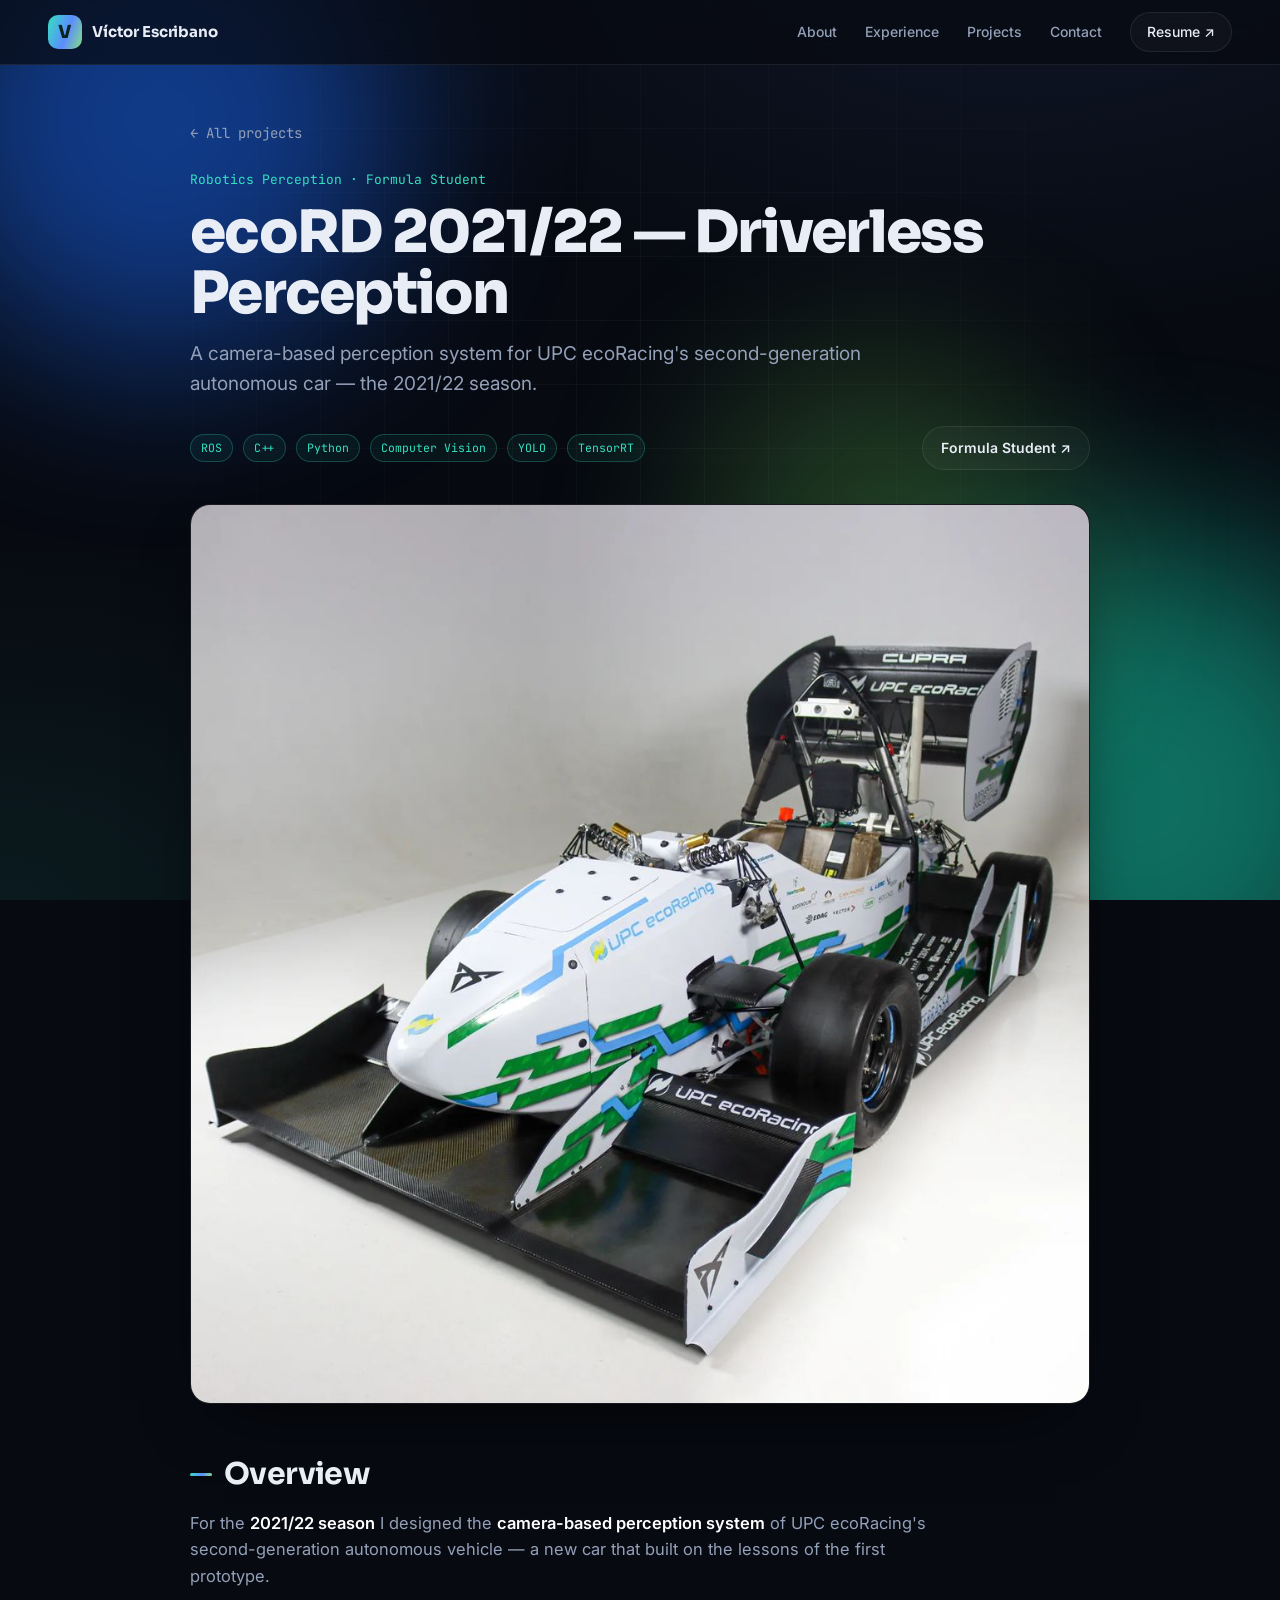
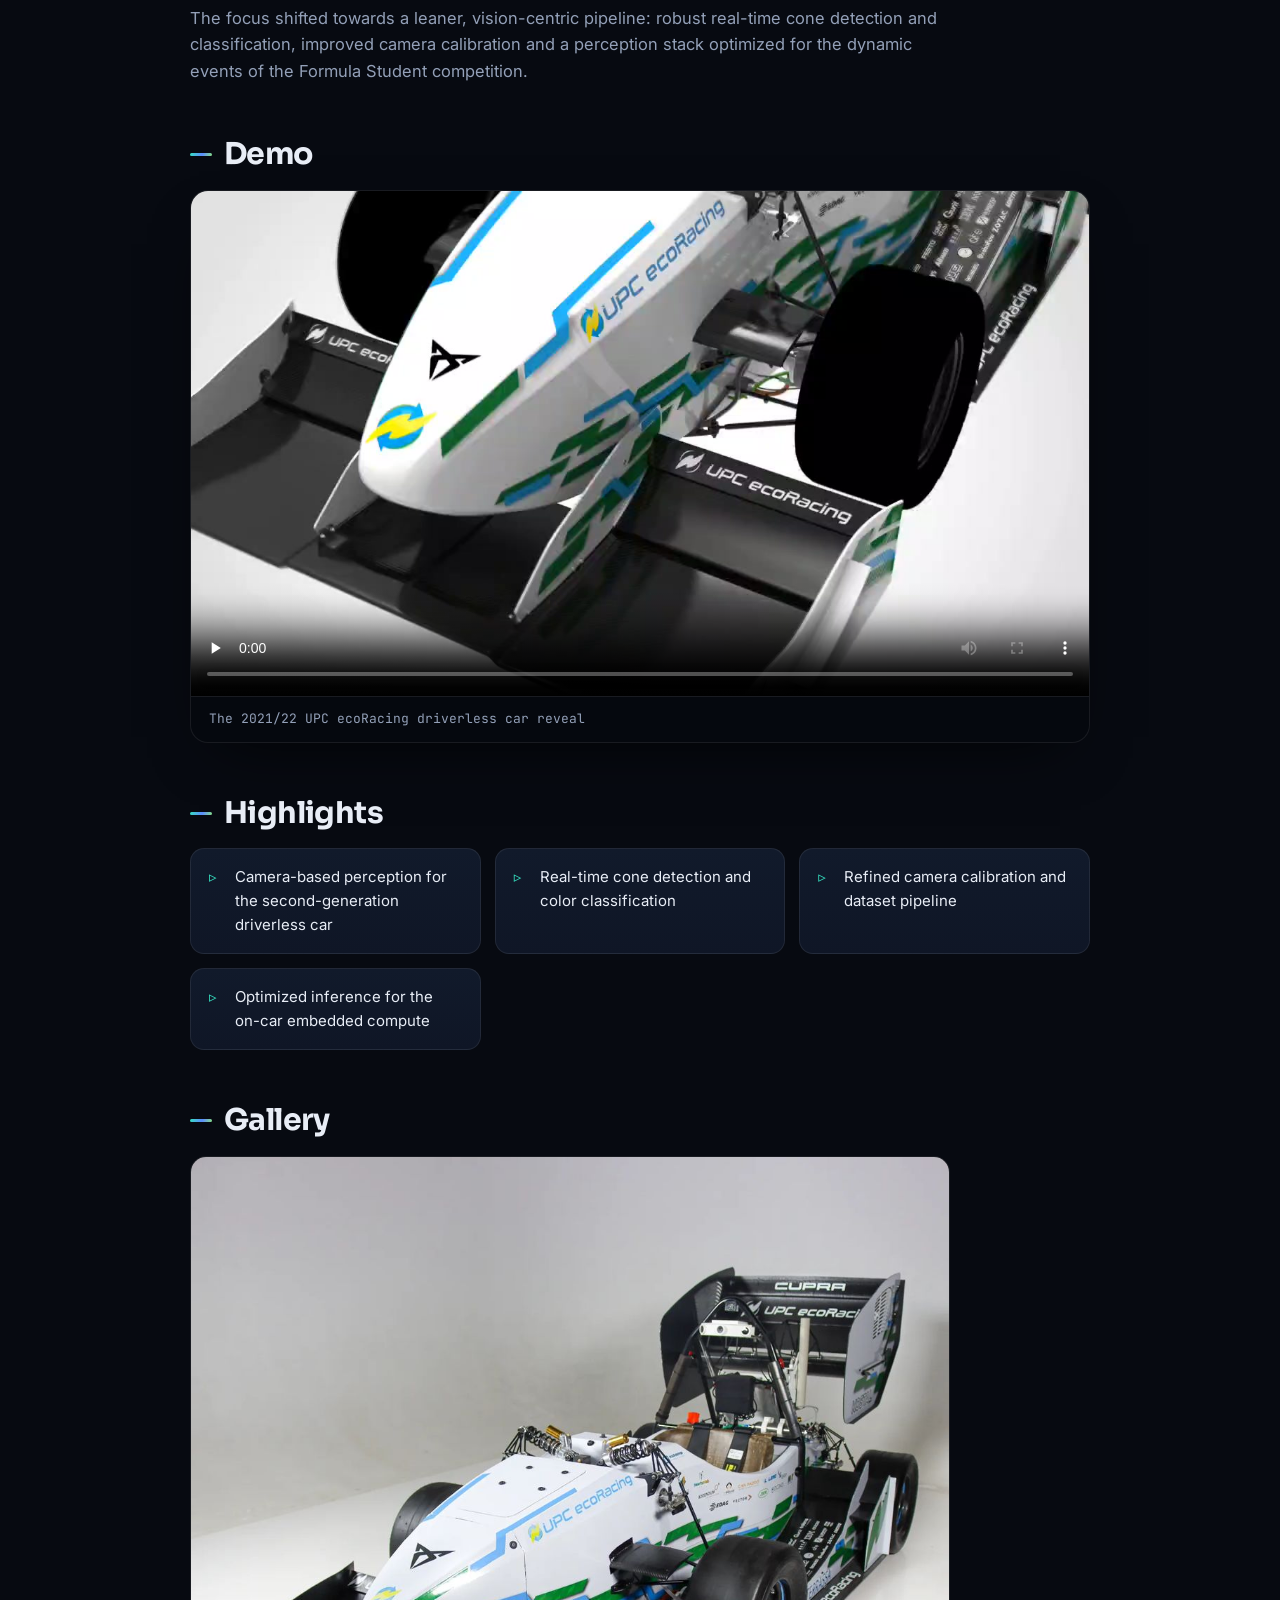
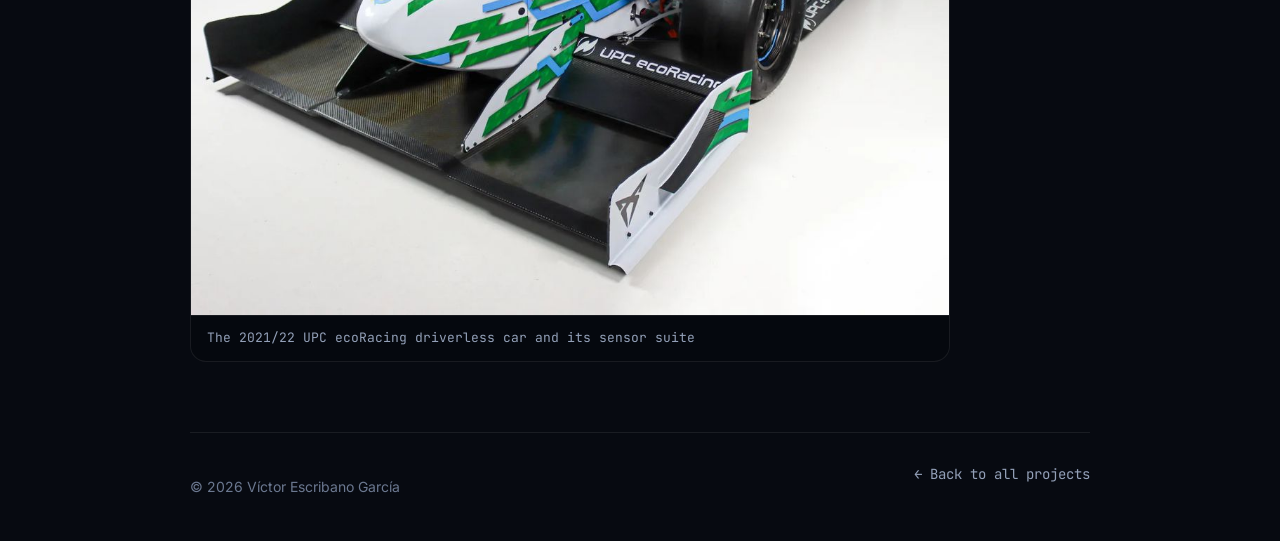
<file: projects/ecord-2021.html>
<!DOCTYPE html>
<html lang="en">
<head>
  <meta charset="UTF-8"/>
  <meta name="viewport" content="width=device-width, initial-scale=1.0"/>
  <title>ecoRD 2021/22 — Driverless Perception — Víctor Escribano</title>
  <meta name="description" content="A camera-based perception system for UPC ecoRacing&#x27;s second-generation autonomous car — the 2021/22 season."/>
  <meta property="og:title" content="ecoRD 2021/22 — Driverless Perception — Víctor Escribano"/>
  <meta property="og:description" content="A camera-based perception system for UPC ecoRacing&#x27;s second-generation autonomous car — the 2021/22 season."/>
  <meta property="og:image" content="../assets/img/ecoracing-studio.webp"/>
  <link rel="preconnect" href="https://fonts.googleapis.com"/>
  <link rel="preconnect" href="https://fonts.gstatic.com" crossorigin/>
  <link href="https://fonts.googleapis.com/css2?family=Sora:wght@400;500;600;700;800&family=Inter:wght@400;500;600&family=JetBrains+Mono:wght@400;500&display=swap" rel="stylesheet"/>
  <link rel="icon" href="data:image/svg+xml,%3Csvg xmlns='http://www.w3.org/2000/svg' viewBox='0 0 100 100'%3E%3Crect width='100' height='100' rx='22' fill='%230b0f17'/%3E%3Ctext x='50' y='68' font-size='54' font-family='Arial' font-weight='bold' fill='%2335e0c0' text-anchor='middle'%3EV%3C/text%3E%3C/svg%3E"/>
  <link rel="stylesheet" href="../styles.css"/>
  <link rel="stylesheet" href="../project.css"/>
</head>
<body class="pdetail">
  <div class="bg-fx" aria-hidden="true">
    <div class="blob blob-1"></div><div class="blob blob-2"></div><div class="blob blob-3"></div>
    <div class="grid-overlay"></div>
  </div>

  <header class="nav scrolled">
    <a href="../index.html" class="nav__logo">
      <span class="nav__logo-mark">V</span>
      <span class="nav__logo-text">Víctor Escribano</span>
    </a>
    <nav class="nav__links" id="navLinks">
      <a href="../index.html#about">About</a>
      <a href="../index.html#experience">Experience</a>
      <a href="../index.html#projects">Projects</a>
      <a href="../index.html#contact">Contact</a>
      <a href="../assets/Victor_Escribano_CV.pdf" class="nav__cv" target="_blank" rel="noopener">Resume ↗</a>
    </nav>
  </header>

  <main class="pwrap reveal">
    <a class="pback" href="../index.html#projects">← All projects</a>

    <div class="phero">
      <p class="phero__eyebrow">Robotics Perception · Formula Student</p>
      <h1>ecoRD 2021/22 — Driverless Perception</h1>
      <p class="phero__tagline">A camera-based perception system for UPC ecoRacing's second-generation autonomous car — the 2021/22 season.</p>
      <div class="pmeta">
        <div class="tags"><span>ROS</span><span>C++</span><span>Python</span><span>Computer Vision</span><span>YOLO</span><span>TensorRT</span></div>
        <div class="pmeta__links"><a class="pbtn" href="https://www.ecoracing.upc.edu/" target="_blank" rel="noopener">Formula Student ↗</a></div>
      </div>
      <div class="phero__img"><img src="../assets/img/ecoracing-studio.webp" alt="ecoRD 2021/22 — Driverless Perception"/></div>
    </div>

    <section class="psection prose">
      <h2>Overview</h2>
      <p>For the <strong>2021/22 season</strong> I designed the <strong>camera-based perception system</strong> of UPC ecoRacing's second-generation autonomous vehicle — a new car that built on the lessons of the first prototype.</p><p>The focus shifted towards a leaner, vision-centric pipeline: robust real-time cone detection and classification, improved camera calibration and a perception stack optimized for the dynamic events of the Formula Student competition.</p>
    </section>

    <section class="psection"><h2>Demo</h2><div class="pvideo"><video controls preload="none" playsinline poster="../assets/img/proj/poster_ecord2021.jpg"><source src="../assets/img/proj/ecord2021_demo.mp4" type="video/mp4"/></video><p class="pvideo__cap">The 2021/22 UPC ecoRacing driverless car reveal</p></div></section>

    <section class="psection">
      <h2>Highlights</h2>
      <ul class="plist"><li>Camera-based perception for the second-generation driverless car</li><li>Real-time cone detection and color classification</li><li>Refined camera calibration and dataset pipeline</li><li>Optimized inference for the on-car embedded compute</li></ul>
    </section>

    <section class="psection">
      <h2>Gallery</h2>
      <div class="pgallery pgallery--single"><figure><img src="../assets/img/ecoracing-studio.webp" alt="The 2021/22 UPC ecoRacing driverless car and its sensor suite" loading="lazy"/><figcaption>The 2021/22 UPC ecoRacing driverless car and its sensor suite</figcaption></figure></div>
    </section>

    <div class="pnext">
      <span>© <span id="year"></span> Víctor Escribano García</span>
      <a class="pback" href="../index.html#projects">← Back to all projects</a>
    </div>
  </main>

  <script>document.getElementById('year').textContent=new Date().getFullYear();
  document.querySelectorAll('.reveal').forEach(e=>e.classList.add('in'));</script>
</body>
</html>
</file>
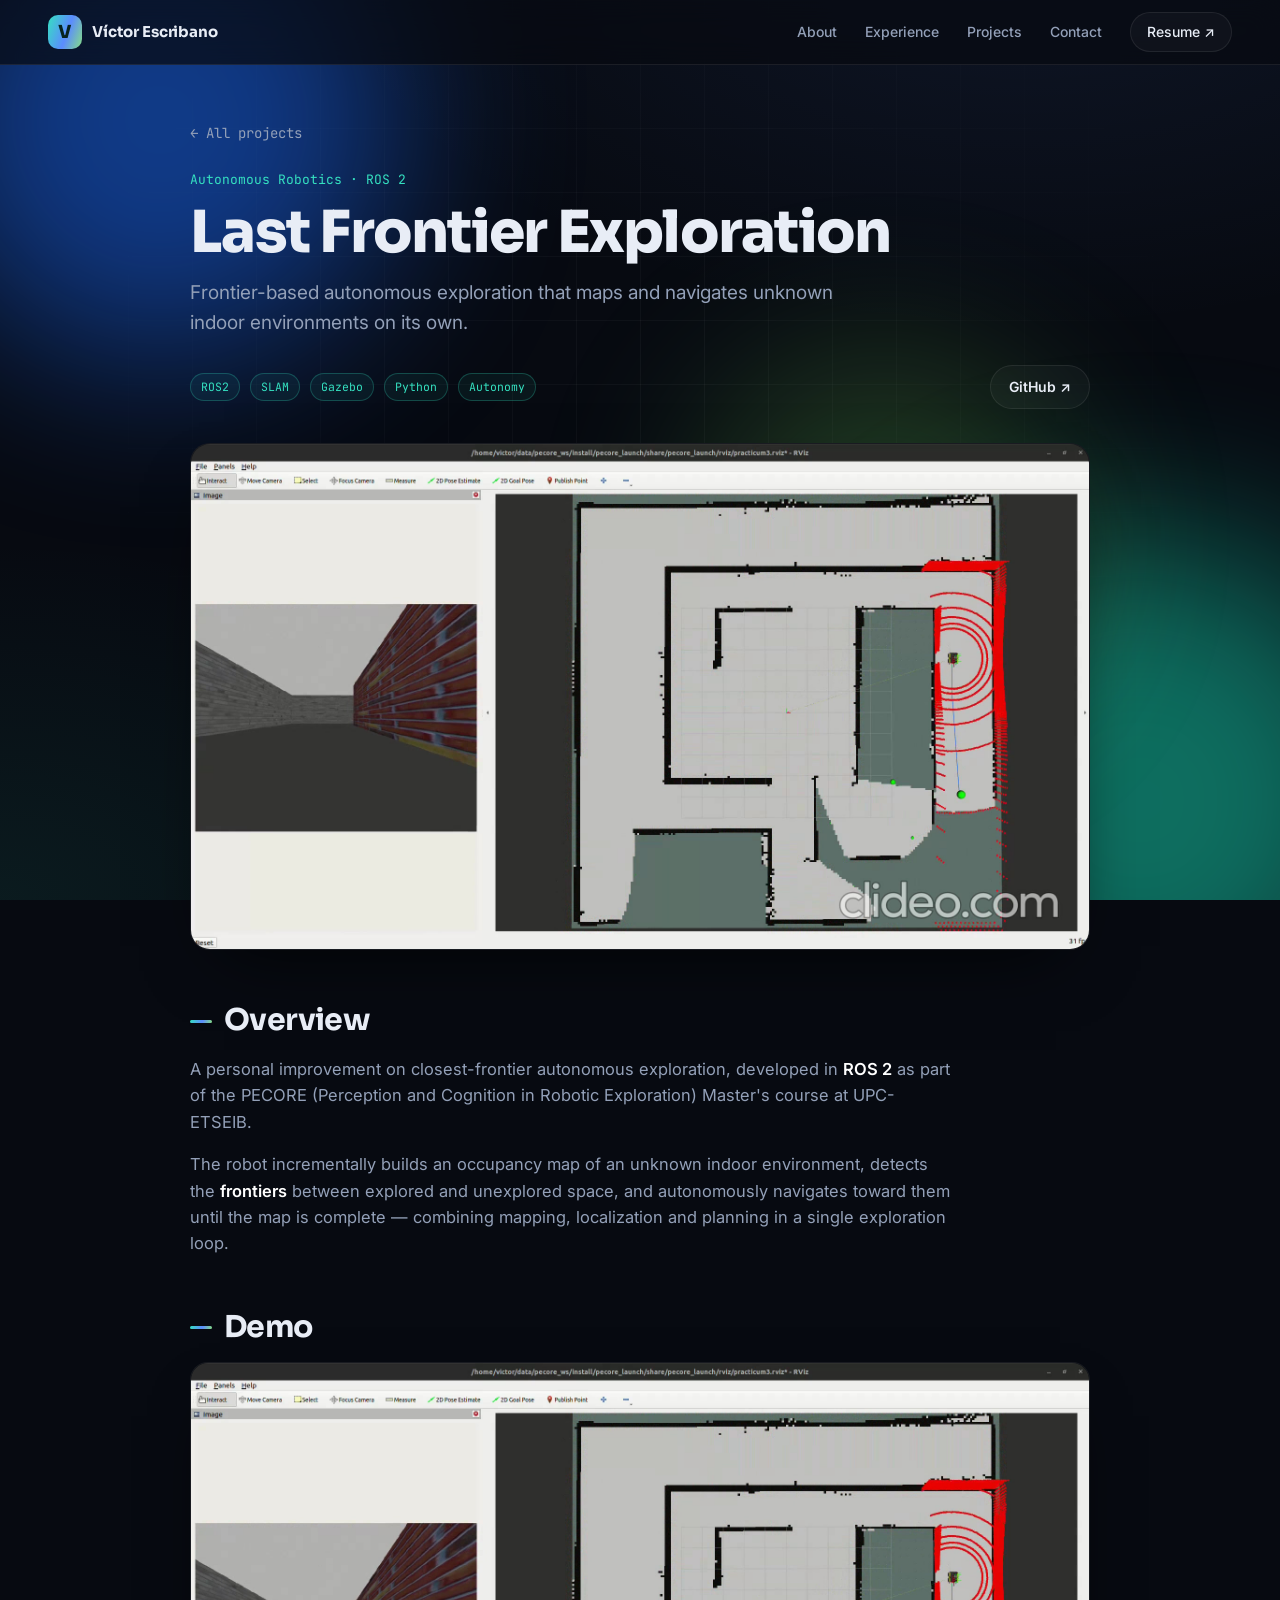
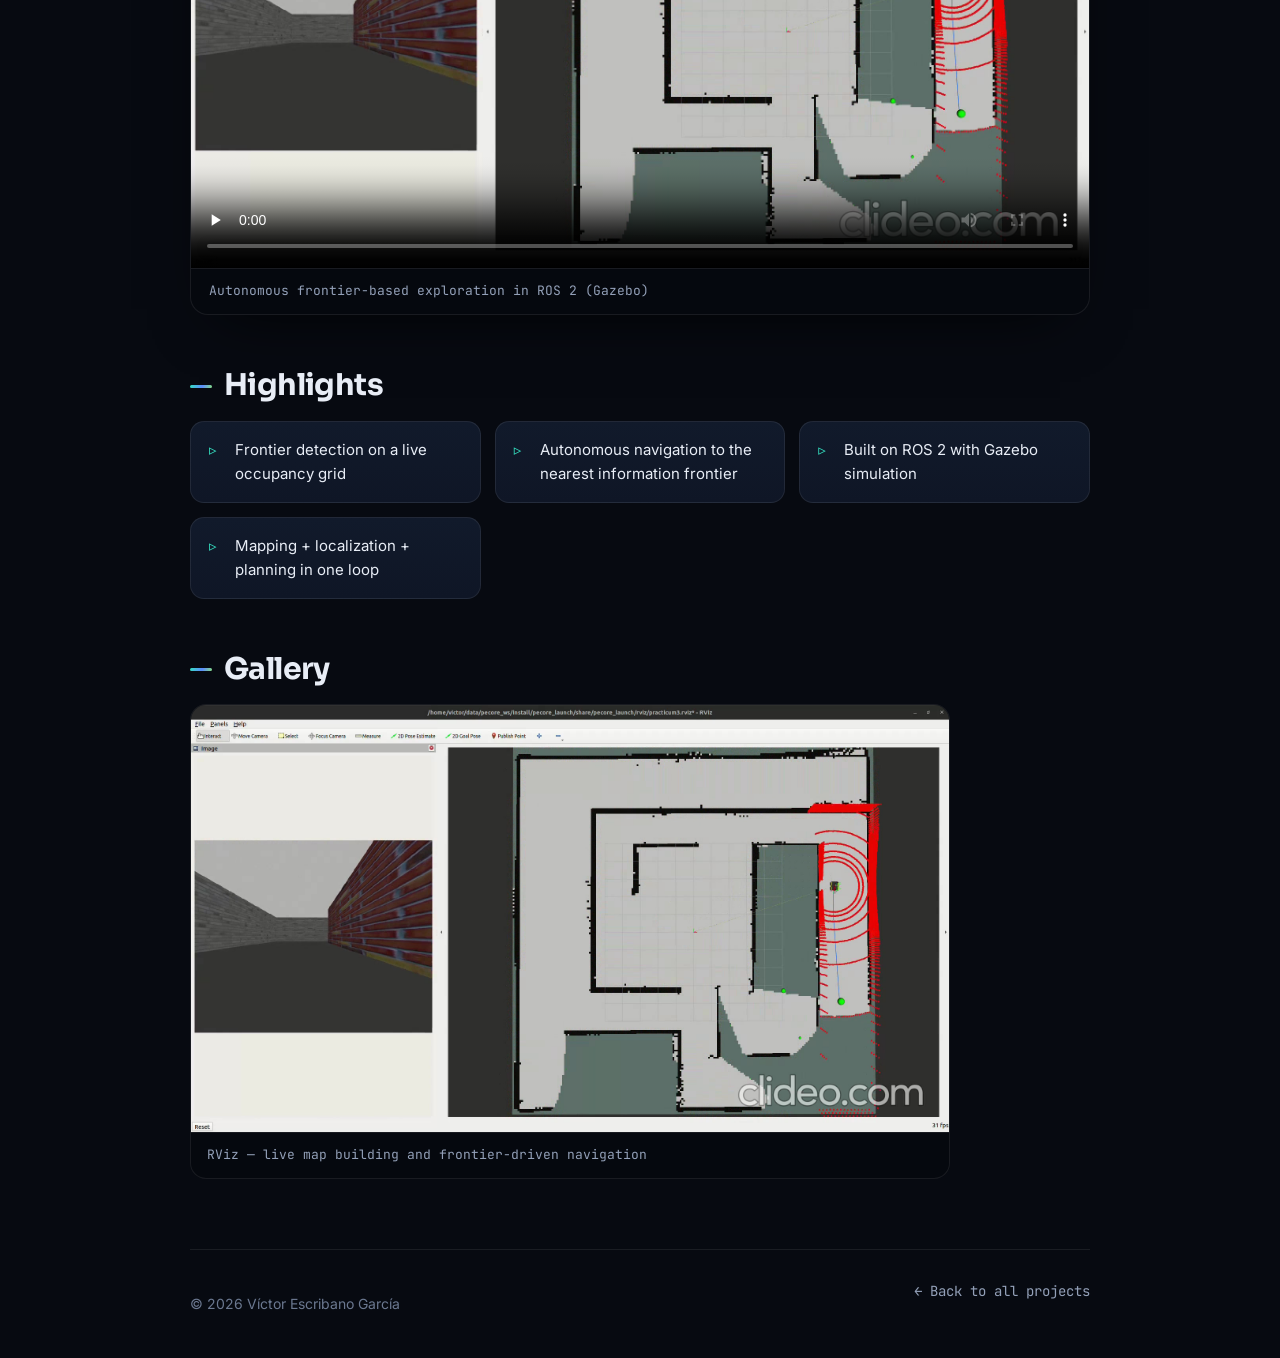
<file: projects/frontier-exploration.html>
<!DOCTYPE html>
<html lang="en">
<head>
  <meta charset="UTF-8"/>
  <meta name="viewport" content="width=device-width, initial-scale=1.0"/>
  <title>Last Frontier Exploration — Víctor Escribano</title>
  <meta name="description" content="Frontier-based autonomous exploration that maps and navigates unknown indoor environments on its own."/>
  <meta property="og:title" content="Last Frontier Exploration — Víctor Escribano"/>
  <meta property="og:description" content="Frontier-based autonomous exploration that maps and navigates unknown indoor environments on its own."/>
  <meta property="og:image" content="../assets/img/exploration.jpg"/>
  <link rel="preconnect" href="https://fonts.googleapis.com"/>
  <link rel="preconnect" href="https://fonts.gstatic.com" crossorigin/>
  <link href="https://fonts.googleapis.com/css2?family=Sora:wght@400;500;600;700;800&family=Inter:wght@400;500;600&family=JetBrains+Mono:wght@400;500&display=swap" rel="stylesheet"/>
  <link rel="icon" href="data:image/svg+xml,%3Csvg xmlns='http://www.w3.org/2000/svg' viewBox='0 0 100 100'%3E%3Crect width='100' height='100' rx='22' fill='%230b0f17'/%3E%3Ctext x='50' y='68' font-size='54' font-family='Arial' font-weight='bold' fill='%2335e0c0' text-anchor='middle'%3EV%3C/text%3E%3C/svg%3E"/>
  <link rel="stylesheet" href="../styles.css"/>
  <link rel="stylesheet" href="../project.css"/>
</head>
<body class="pdetail">
  <div class="bg-fx" aria-hidden="true">
    <div class="blob blob-1"></div><div class="blob blob-2"></div><div class="blob blob-3"></div>
    <div class="grid-overlay"></div>
  </div>

  <header class="nav scrolled">
    <a href="../index.html" class="nav__logo">
      <span class="nav__logo-mark">V</span>
      <span class="nav__logo-text">Víctor Escribano</span>
    </a>
    <nav class="nav__links" id="navLinks">
      <a href="../index.html#about">About</a>
      <a href="../index.html#experience">Experience</a>
      <a href="../index.html#projects">Projects</a>
      <a href="../index.html#contact">Contact</a>
      <a href="../assets/Victor_Escribano_CV.pdf" class="nav__cv" target="_blank" rel="noopener">Resume ↗</a>
    </nav>
  </header>

  <main class="pwrap reveal">
    <a class="pback" href="../index.html#projects">← All projects</a>

    <div class="phero">
      <p class="phero__eyebrow">Autonomous Robotics · ROS 2</p>
      <h1>Last Frontier Exploration</h1>
      <p class="phero__tagline">Frontier-based autonomous exploration that maps and navigates unknown indoor environments on its own.</p>
      <div class="pmeta">
        <div class="tags"><span>ROS2</span><span>SLAM</span><span>Gazebo</span><span>Python</span><span>Autonomy</span></div>
        <div class="pmeta__links"><a class="pbtn pbtn--gh" href="https://github.com/VictorEscribano/PECORE" target="_blank" rel="noopener">GitHub ↗</a></div>
      </div>
      <div class="phero__img"><img src="../assets/img/exploration.jpg" alt="Last Frontier Exploration"/></div>
    </div>

    <section class="psection prose">
      <h2>Overview</h2>
      <p>A personal improvement on closest-frontier autonomous exploration, developed in <strong>ROS 2</strong> as part of the PECORE (Perception and Cognition in Robotic Exploration) Master's course at UPC-ETSEIB.</p><p>The robot incrementally builds an occupancy map of an unknown indoor environment, detects the <strong>frontiers</strong> between explored and unexplored space, and autonomously navigates toward them until the map is complete — combining mapping, localization and planning in a single exploration loop.</p>
    </section>

    <section class="psection"><h2>Demo</h2><div class="pvideo"><video controls preload="none" playsinline poster="../assets/img/exploration.jpg"><source src="../assets/img/proj/exploration_demo.mp4" type="video/mp4"/></video><p class="pvideo__cap">Autonomous frontier-based exploration in ROS 2 (Gazebo)</p></div></section>

    <section class="psection">
      <h2>Highlights</h2>
      <ul class="plist"><li>Frontier detection on a live occupancy grid</li><li>Autonomous navigation to the nearest information frontier</li><li>Built on ROS 2 with Gazebo simulation</li><li>Mapping + localization + planning in one loop</li></ul>
    </section>

    <section class="psection">
      <h2>Gallery</h2>
      <div class="pgallery pgallery--single"><figure><img src="../assets/img/exploration.jpg" alt="RViz — live map building and frontier-driven navigation" loading="lazy"/><figcaption>RViz — live map building and frontier-driven navigation</figcaption></figure></div>
    </section>

    <div class="pnext">
      <span>© <span id="year"></span> Víctor Escribano García</span>
      <a class="pback" href="../index.html#projects">← Back to all projects</a>
    </div>
  </main>

  <script>document.getElementById('year').textContent=new Date().getFullYear();
  document.querySelectorAll('.reveal').forEach(e=>e.classList.add('in'));</script>
</body>
</html>
</file>
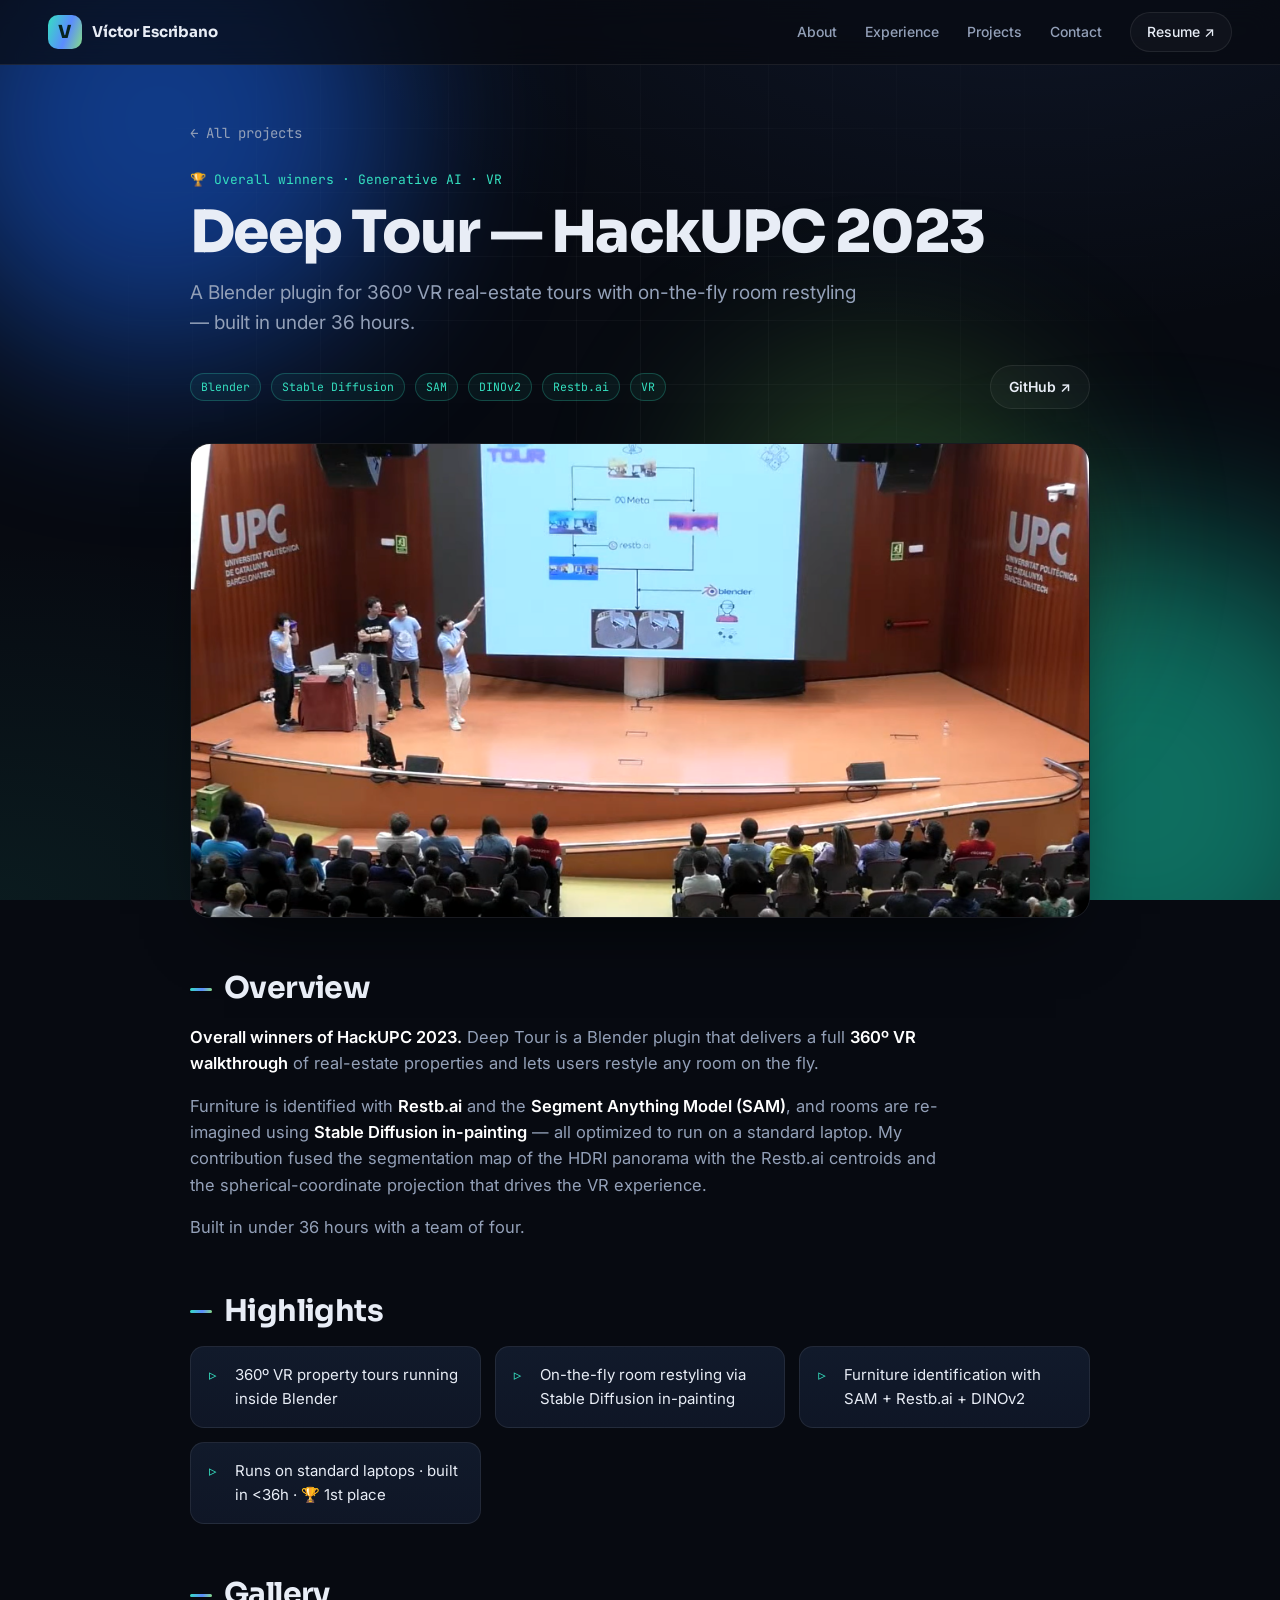
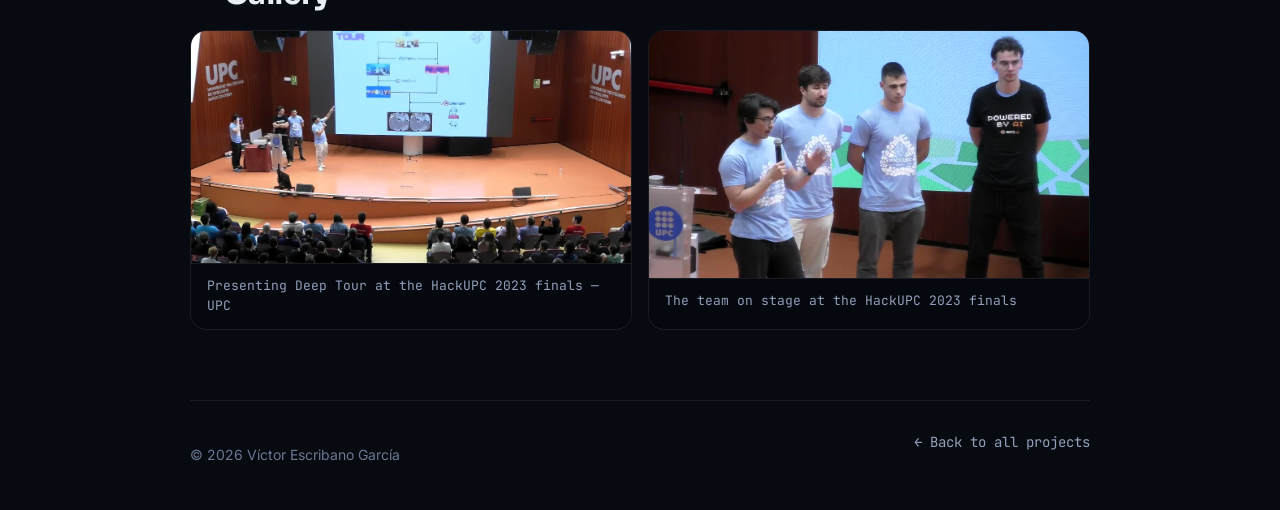
<file: projects/hackupc-2023.html>
<!DOCTYPE html>
<html lang="en">
<head>
  <meta charset="UTF-8"/>
  <meta name="viewport" content="width=device-width, initial-scale=1.0"/>
  <title>Deep Tour — HackUPC 2023 — Víctor Escribano</title>
  <meta name="description" content="A Blender plugin for 360º VR real-estate tours with on-the-fly room restyling — built in under 36 hours."/>
  <meta property="og:title" content="Deep Tour — HackUPC 2023 — Víctor Escribano"/>
  <meta property="og:description" content="A Blender plugin for 360º VR real-estate tours with on-the-fly room restyling — built in under 36 hours."/>
  <meta property="og:image" content="../assets/img/hackupc.png"/>
  <link rel="preconnect" href="https://fonts.googleapis.com"/>
  <link rel="preconnect" href="https://fonts.gstatic.com" crossorigin/>
  <link href="https://fonts.googleapis.com/css2?family=Sora:wght@400;500;600;700;800&family=Inter:wght@400;500;600&family=JetBrains+Mono:wght@400;500&display=swap" rel="stylesheet"/>
  <link rel="icon" href="data:image/svg+xml,%3Csvg xmlns='http://www.w3.org/2000/svg' viewBox='0 0 100 100'%3E%3Crect width='100' height='100' rx='22' fill='%230b0f17'/%3E%3Ctext x='50' y='68' font-size='54' font-family='Arial' font-weight='bold' fill='%2335e0c0' text-anchor='middle'%3EV%3C/text%3E%3C/svg%3E"/>
  <link rel="stylesheet" href="../styles.css"/>
  <link rel="stylesheet" href="../project.css"/>
</head>
<body class="pdetail">
  <div class="bg-fx" aria-hidden="true">
    <div class="blob blob-1"></div><div class="blob blob-2"></div><div class="blob blob-3"></div>
    <div class="grid-overlay"></div>
  </div>

  <header class="nav scrolled">
    <a href="../index.html" class="nav__logo">
      <span class="nav__logo-mark">V</span>
      <span class="nav__logo-text">Víctor Escribano</span>
    </a>
    <nav class="nav__links" id="navLinks">
      <a href="../index.html#about">About</a>
      <a href="../index.html#experience">Experience</a>
      <a href="../index.html#projects">Projects</a>
      <a href="../index.html#contact">Contact</a>
      <a href="../assets/Victor_Escribano_CV.pdf" class="nav__cv" target="_blank" rel="noopener">Resume ↗</a>
    </nav>
  </header>

  <main class="pwrap reveal">
    <a class="pback" href="../index.html#projects">← All projects</a>

    <div class="phero">
      <p class="phero__eyebrow">🏆 Overall winners · Generative AI · VR</p>
      <h1>Deep Tour — HackUPC 2023</h1>
      <p class="phero__tagline">A Blender plugin for 360º VR real-estate tours with on-the-fly room restyling — built in under 36 hours.</p>
      <div class="pmeta">
        <div class="tags"><span>Blender</span><span>Stable Diffusion</span><span>SAM</span><span>DINOv2</span><span>Restb.ai</span><span>VR</span></div>
        <div class="pmeta__links"><a class="pbtn pbtn--gh" href="https://github.com/VictorEscribano/Hackupc2023-DahTeam" target="_blank" rel="noopener">GitHub ↗</a></div>
      </div>
      <div class="phero__img"><img src="../assets/img/hackupc.png" alt="Deep Tour — HackUPC 2023"/></div>
    </div>

    <section class="psection prose">
      <h2>Overview</h2>
      <p><strong>Overall winners of HackUPC 2023.</strong> Deep Tour is a Blender plugin that delivers a full <strong>360º VR walkthrough</strong> of real-estate properties and lets users restyle any room on the fly.</p><p>Furniture is identified with <strong>Restb.ai</strong> and the <strong>Segment Anything Model (SAM)</strong>, and rooms are re-imagined using <strong>Stable Diffusion in-painting</strong> — all optimized to run on a standard laptop. My contribution fused the segmentation map of the HDRI panorama with the Restb.ai centroids and the spherical-coordinate projection that drives the VR experience.</p><p>Built in under 36 hours with a team of four.</p>
    </section>

    

    <section class="psection">
      <h2>Highlights</h2>
      <ul class="plist"><li>360º VR property tours running inside Blender</li><li>On-the-fly room restyling via Stable Diffusion in-painting</li><li>Furniture identification with SAM + Restb.ai + DINOv2</li><li>Runs on standard laptops · built in &lt;36h · 🏆 1st place</li></ul>
    </section>

    <section class="psection">
      <h2>Gallery</h2>
      <div class="pgallery"><figure><img src="../assets/img/hackupc.png" alt="Presenting Deep Tour at the HackUPC 2023 finals — UPC" loading="lazy"/><figcaption>Presenting Deep Tour at the HackUPC 2023 finals — UPC</figcaption></figure><figure><img src="../assets/img/proj/hackupc_extra.jpg" alt="The team on stage at the HackUPC 2023 finals" loading="lazy"/><figcaption>The team on stage at the HackUPC 2023 finals</figcaption></figure></div>
    </section>

    <div class="pnext">
      <span>© <span id="year"></span> Víctor Escribano García</span>
      <a class="pback" href="../index.html#projects">← Back to all projects</a>
    </div>
  </main>

  <script>document.getElementById('year').textContent=new Date().getFullYear();
  document.querySelectorAll('.reveal').forEach(e=>e.classList.add('in'));</script>
</body>
</html>
</file>
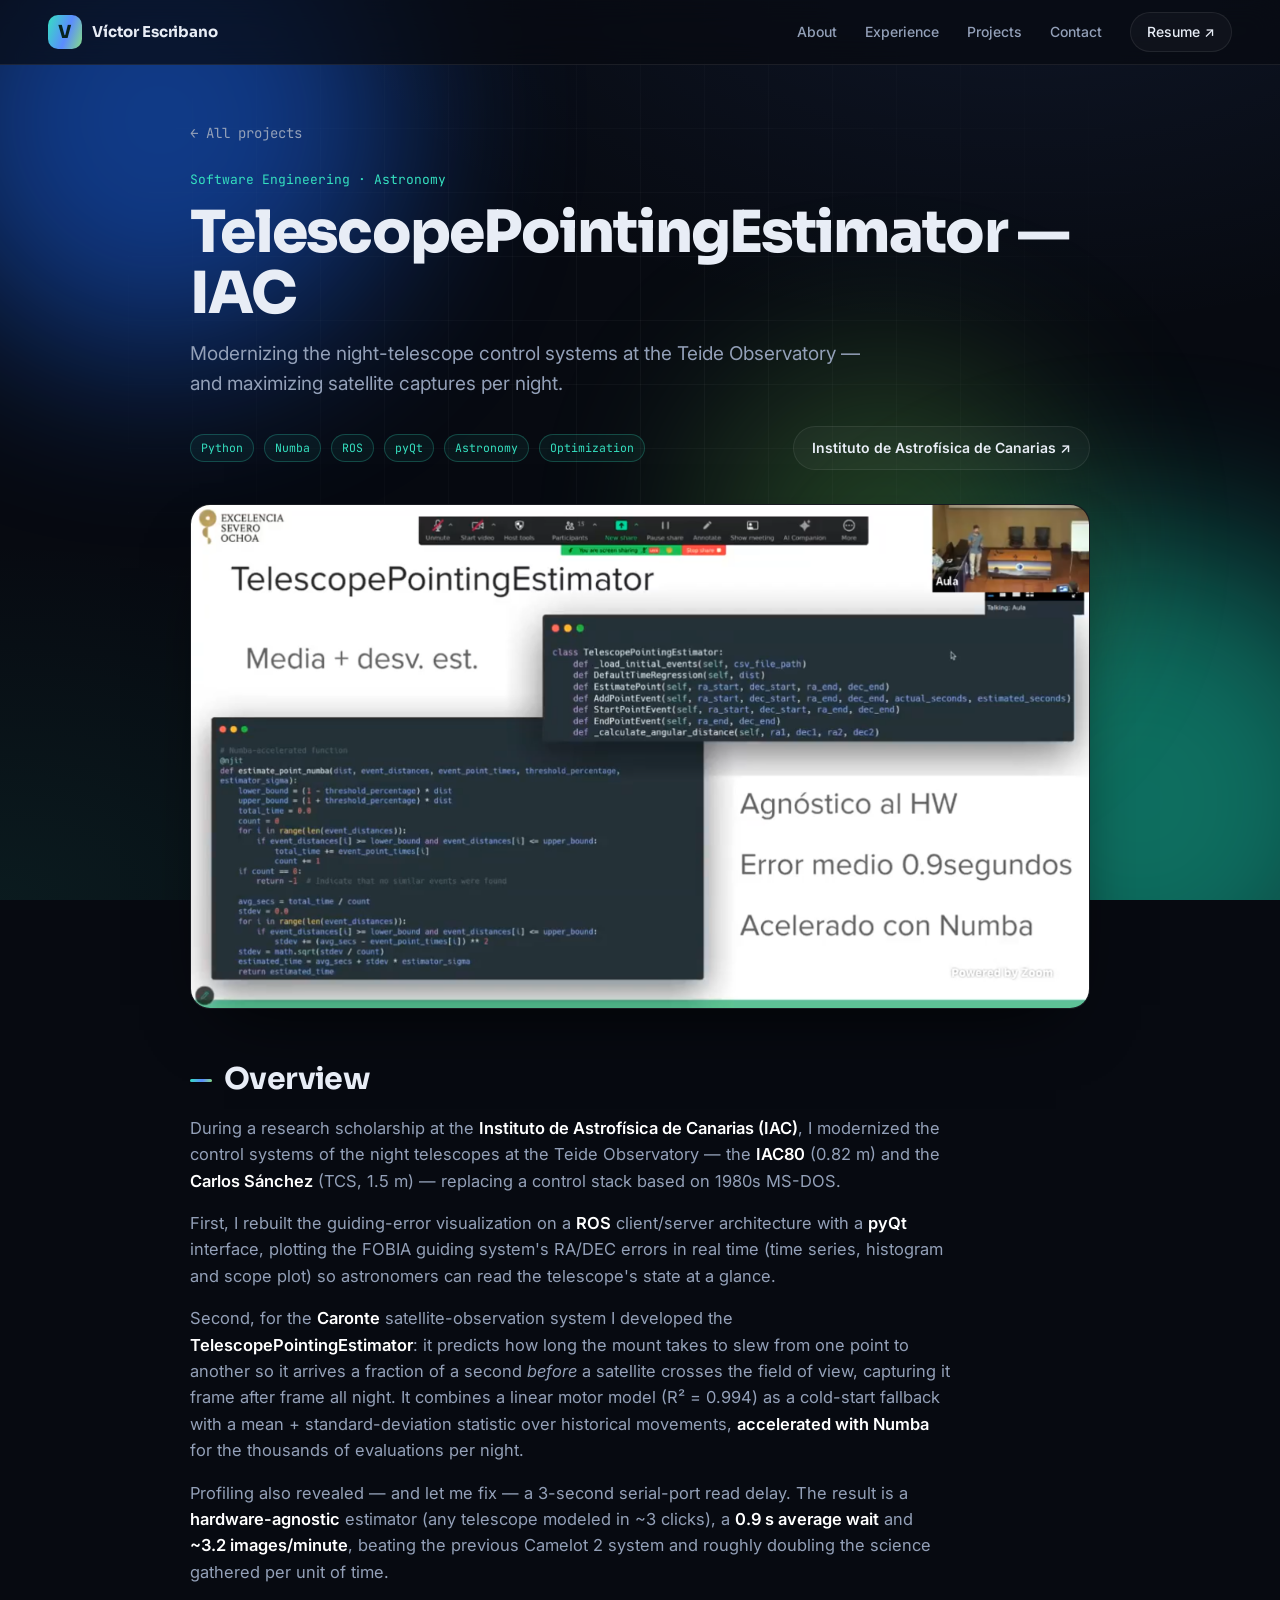
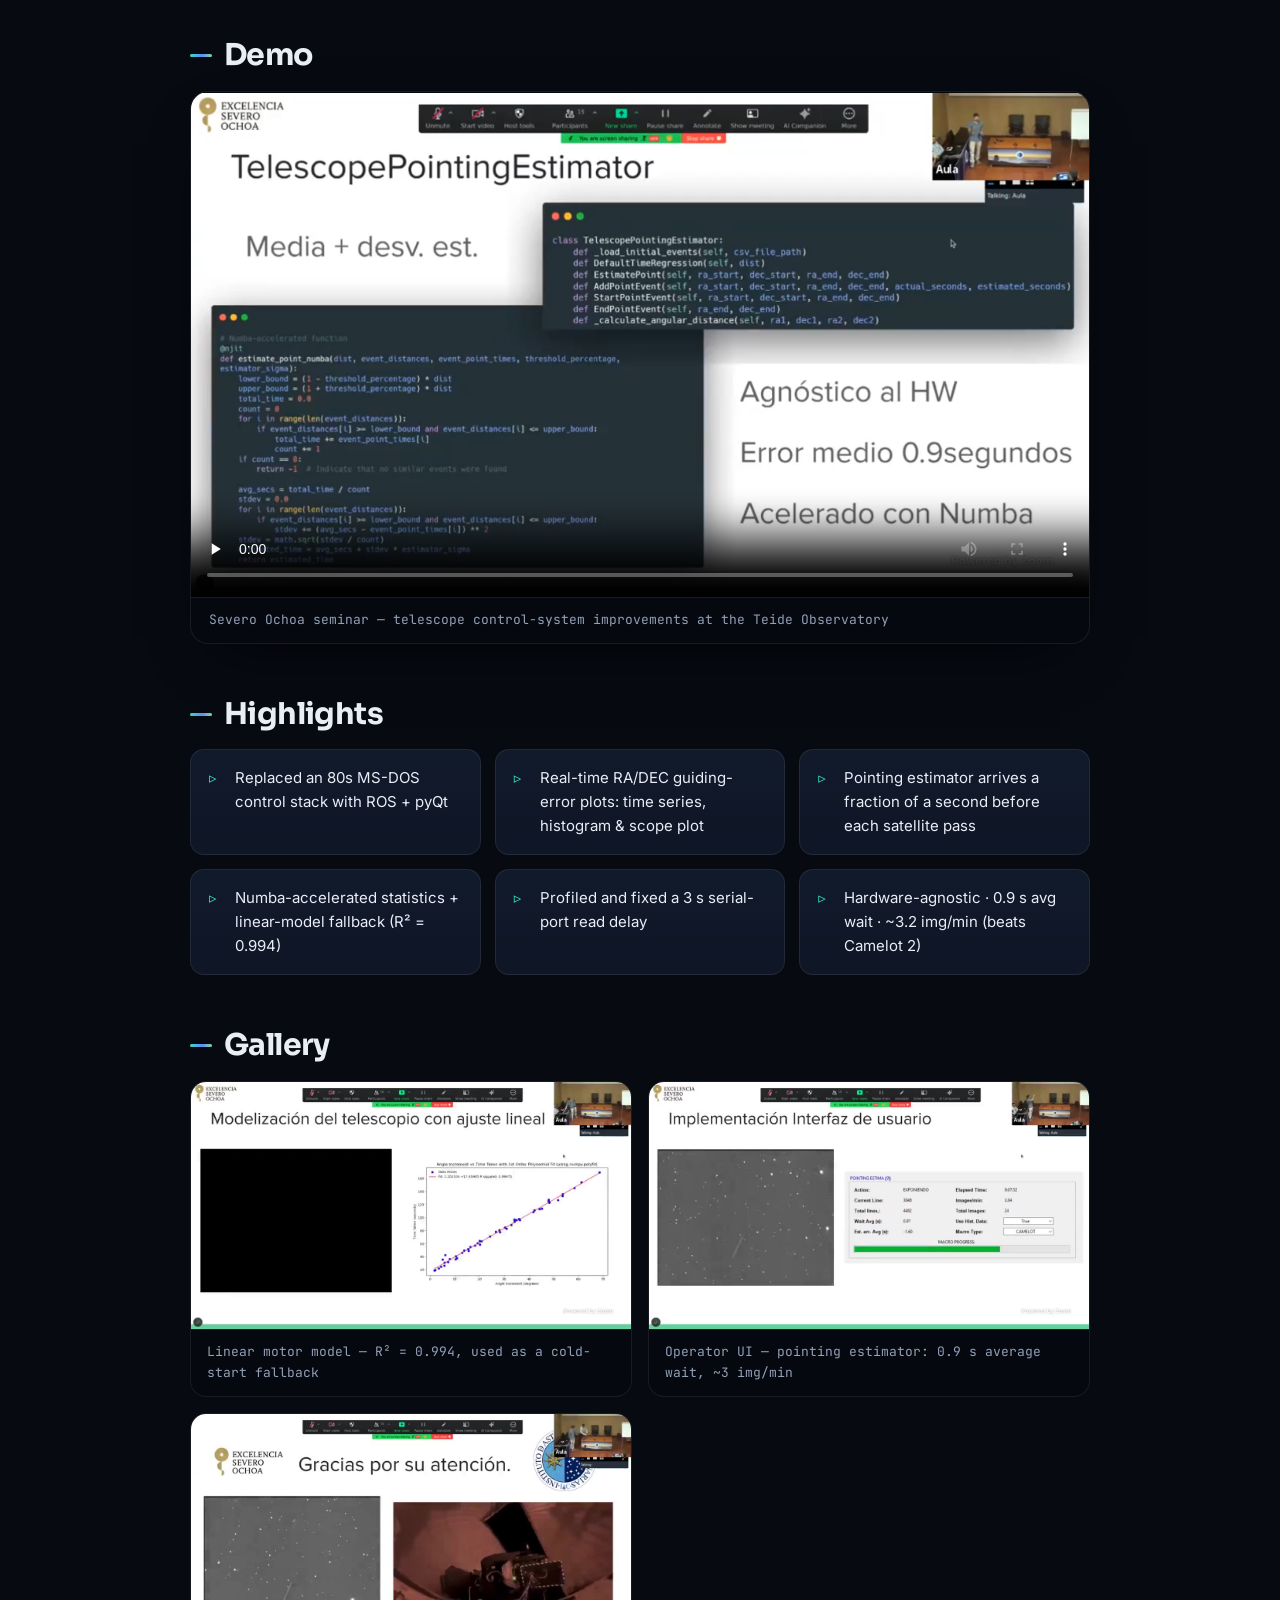
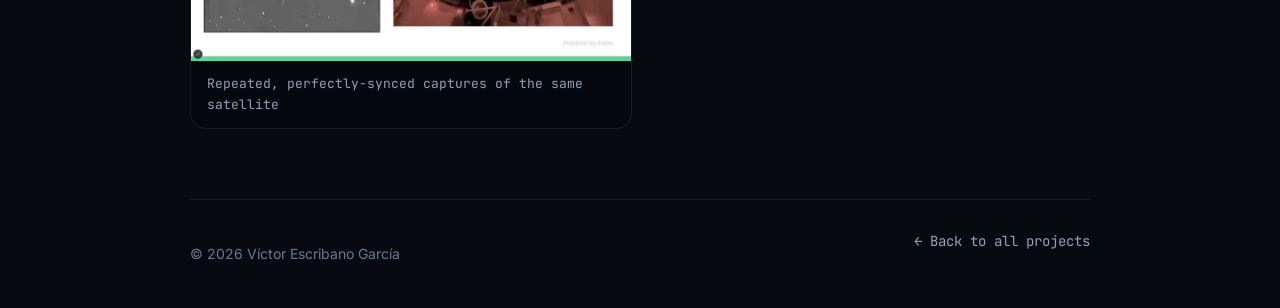
<file: projects/iac-telescope-pointing.html>
<!DOCTYPE html>
<html lang="en">
<head>
  <meta charset="UTF-8"/>
  <meta name="viewport" content="width=device-width, initial-scale=1.0"/>
  <title>TelescopePointingEstimator — IAC — Víctor Escribano</title>
  <meta name="description" content="Modernizing the night-telescope control systems at the Teide Observatory — and maximizing satellite captures per night."/>
  <meta property="og:title" content="TelescopePointingEstimator — IAC — Víctor Escribano"/>
  <meta property="og:description" content="Modernizing the night-telescope control systems at the Teide Observatory — and maximizing satellite captures per night."/>
  <meta property="og:image" content="../assets/img/proj/iac_frame.png"/>
  <link rel="preconnect" href="https://fonts.googleapis.com"/>
  <link rel="preconnect" href="https://fonts.gstatic.com" crossorigin/>
  <link href="https://fonts.googleapis.com/css2?family=Sora:wght@400;500;600;700;800&family=Inter:wght@400;500;600&family=JetBrains+Mono:wght@400;500&display=swap" rel="stylesheet"/>
  <link rel="icon" href="data:image/svg+xml,%3Csvg xmlns='http://www.w3.org/2000/svg' viewBox='0 0 100 100'%3E%3Crect width='100' height='100' rx='22' fill='%230b0f17'/%3E%3Ctext x='50' y='68' font-size='54' font-family='Arial' font-weight='bold' fill='%2335e0c0' text-anchor='middle'%3EV%3C/text%3E%3C/svg%3E"/>
  <link rel="stylesheet" href="../styles.css"/>
  <link rel="stylesheet" href="../project.css"/>
</head>
<body class="pdetail">
  <div class="bg-fx" aria-hidden="true">
    <div class="blob blob-1"></div><div class="blob blob-2"></div><div class="blob blob-3"></div>
    <div class="grid-overlay"></div>
  </div>

  <header class="nav scrolled">
    <a href="../index.html" class="nav__logo">
      <span class="nav__logo-mark">V</span>
      <span class="nav__logo-text">Víctor Escribano</span>
    </a>
    <nav class="nav__links" id="navLinks">
      <a href="../index.html#about">About</a>
      <a href="../index.html#experience">Experience</a>
      <a href="../index.html#projects">Projects</a>
      <a href="../index.html#contact">Contact</a>
      <a href="../assets/Victor_Escribano_CV.pdf" class="nav__cv" target="_blank" rel="noopener">Resume ↗</a>
    </nav>
  </header>

  <main class="pwrap reveal">
    <a class="pback" href="../index.html#projects">← All projects</a>

    <div class="phero">
      <p class="phero__eyebrow">Software Engineering · Astronomy</p>
      <h1>TelescopePointingEstimator — IAC</h1>
      <p class="phero__tagline">Modernizing the night-telescope control systems at the Teide Observatory — and maximizing satellite captures per night.</p>
      <div class="pmeta">
        <div class="tags"><span>Python</span><span>Numba</span><span>ROS</span><span>pyQt</span><span>Astronomy</span><span>Optimization</span></div>
        <div class="pmeta__links"><a class="pbtn" href="https://www.iac.es/" target="_blank" rel="noopener">Instituto de Astrofísica de Canarias ↗</a></div>
      </div>
      <div class="phero__img"><img src="../assets/img/proj/iac_frame.png" alt="TelescopePointingEstimator — IAC"/></div>
    </div>

    <section class="psection prose">
      <h2>Overview</h2>
      <p>During a research scholarship at the <strong>Instituto de Astrofísica de Canarias (IAC)</strong>, I modernized the control systems of the night telescopes at the Teide Observatory — the <strong>IAC80</strong> (0.82 m) and the <strong>Carlos Sánchez</strong> (TCS, 1.5 m) — replacing a control stack based on 1980s MS-DOS.</p><p>First, I rebuilt the guiding-error visualization on a <strong>ROS</strong> client/server architecture with a <strong>pyQt</strong> interface, plotting the FOBIA guiding system's RA/DEC errors in real time (time series, histogram and scope plot) so astronomers can read the telescope's state at a glance.</p><p>Second, for the <strong>Caronte</strong> satellite-observation system I developed the <strong>TelescopePointingEstimator</strong>: it predicts how long the mount takes to slew from one point to another so it arrives a fraction of a second <em>before</em> a satellite crosses the field of view, capturing it frame after frame all night. It combines a linear motor model (R²&nbsp;=&nbsp;0.994) as a cold-start fallback with a mean + standard-deviation statistic over historical movements, <strong>accelerated with Numba</strong> for the thousands of evaluations per night.</p><p>Profiling also revealed — and let me fix — a 3-second serial-port read delay. The result is a <strong>hardware-agnostic</strong> estimator (any telescope modeled in ~3 clicks), a <strong>0.9 s average wait</strong> and <strong>~3.2 images/minute</strong>, beating the previous Camelot 2 system and roughly doubling the science gathered per unit of time.</p>
    </section>

    <section class="psection"><h2>Demo</h2><div class="pvideo"><video controls preload="none" playsinline poster="../assets/img/proj/iac_frame.png"><source src="../assets/img/proj/iac_presentation.mp4" type="video/mp4"/></video><p class="pvideo__cap">Severo Ochoa seminar — telescope control-system improvements at the Teide Observatory</p></div></section>

    <section class="psection">
      <h2>Highlights</h2>
      <ul class="plist"><li>Replaced an 80s MS-DOS control stack with ROS + pyQt</li><li>Real-time RA/DEC guiding-error plots: time series, histogram &amp; scope plot</li><li>Pointing estimator arrives a fraction of a second before each satellite pass</li><li>Numba-accelerated statistics + linear-model fallback (R² = 0.994)</li><li>Profiled and fixed a 3 s serial-port read delay</li><li>Hardware-agnostic · 0.9 s avg wait · ~3.2 img/min (beats Camelot 2)</li></ul>
    </section>

    <section class="psection">
      <h2>Gallery</h2>
      <div class="pgallery"><figure><img src="../assets/img/proj/iac_model.jpg" alt="Linear motor model — R² = 0.994, used as a cold-start fallback" loading="lazy"/><figcaption>Linear motor model — R² = 0.994, used as a cold-start fallback</figcaption></figure><figure><img src="../assets/img/proj/iac_ui.jpg" alt="Operator UI — pointing estimator: 0.9 s average wait, ~3 img/min" loading="lazy"/><figcaption>Operator UI — pointing estimator: 0.9 s average wait, ~3 img/min</figcaption></figure><figure><img src="../assets/img/proj/iac_results.jpg" alt="Repeated, perfectly-synced captures of the same satellite" loading="lazy"/><figcaption>Repeated, perfectly-synced captures of the same satellite</figcaption></figure></div>
    </section>

    <div class="pnext">
      <span>© <span id="year"></span> Víctor Escribano García</span>
      <a class="pback" href="../index.html#projects">← Back to all projects</a>
    </div>
  </main>

  <script>document.getElementById('year').textContent=new Date().getFullYear();
  document.querySelectorAll('.reveal').forEach(e=>e.classList.add('in'));</script>
</body>
</html>
</file>
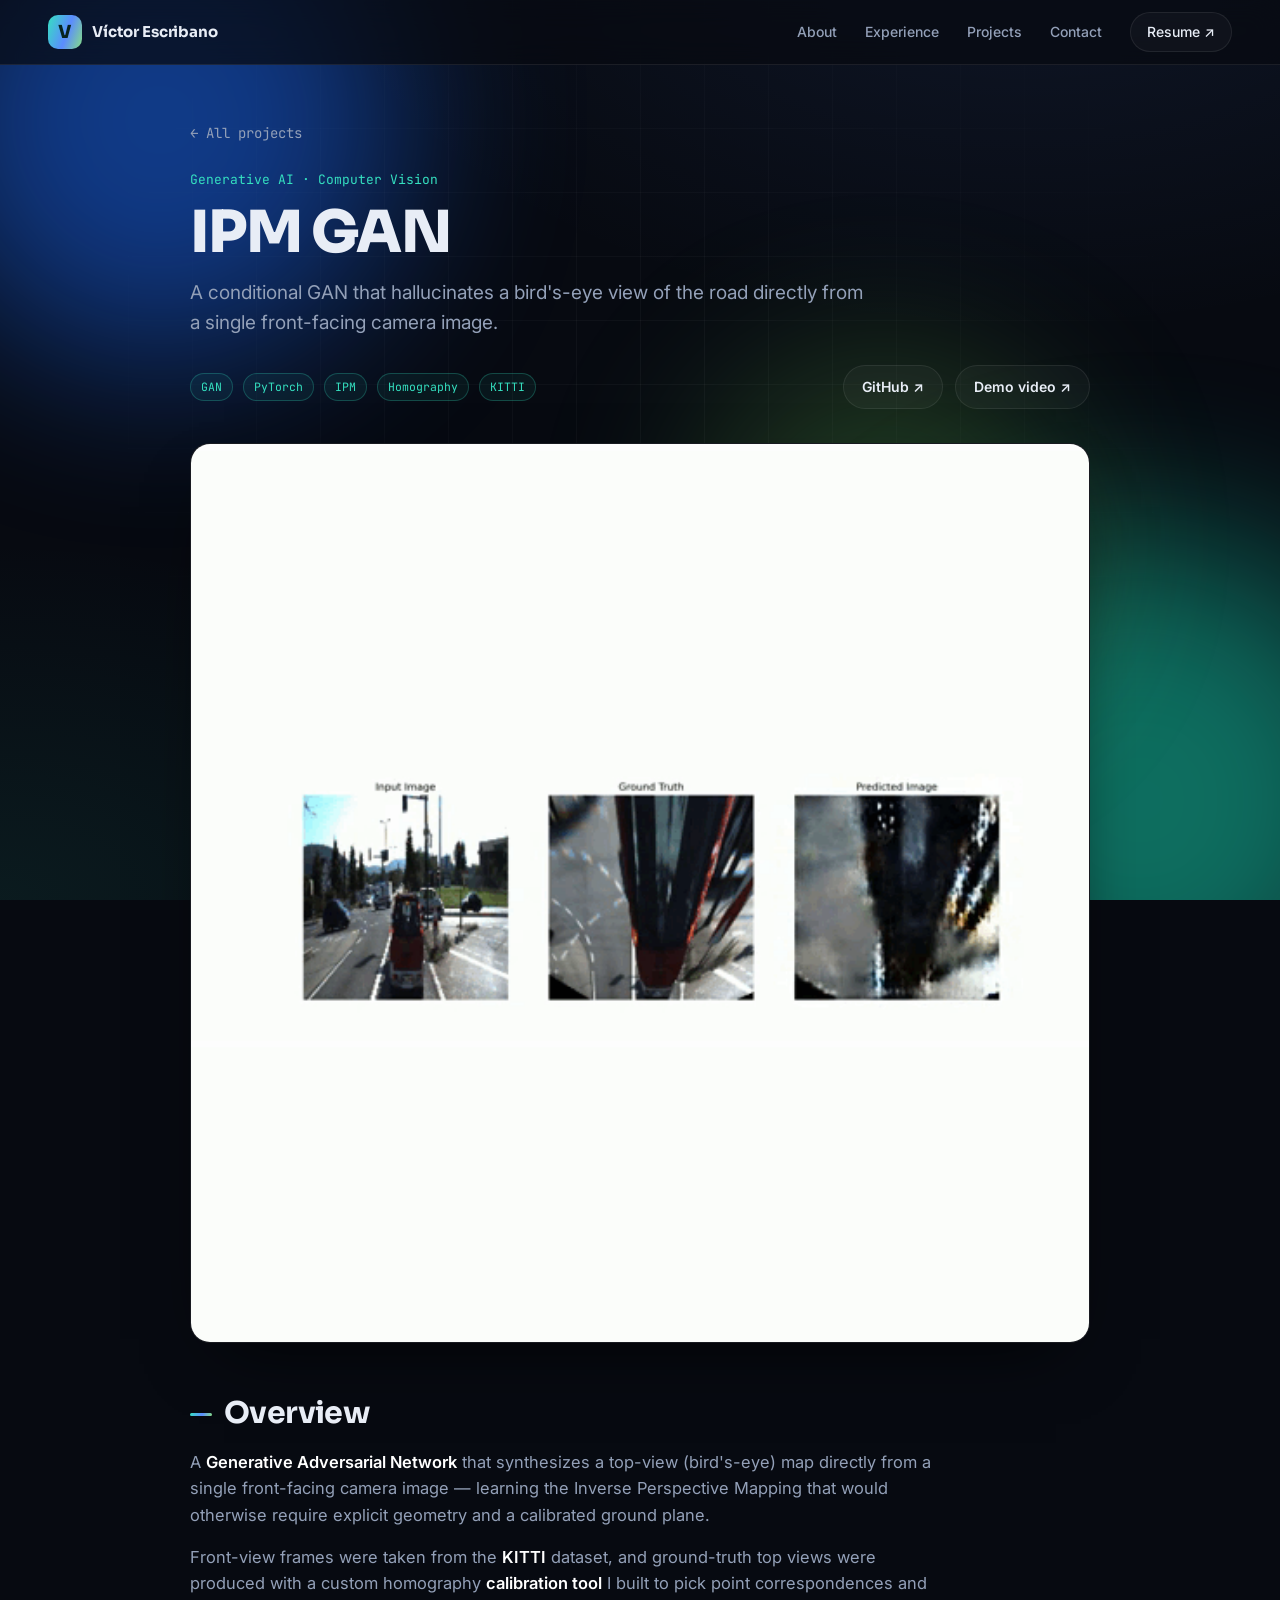
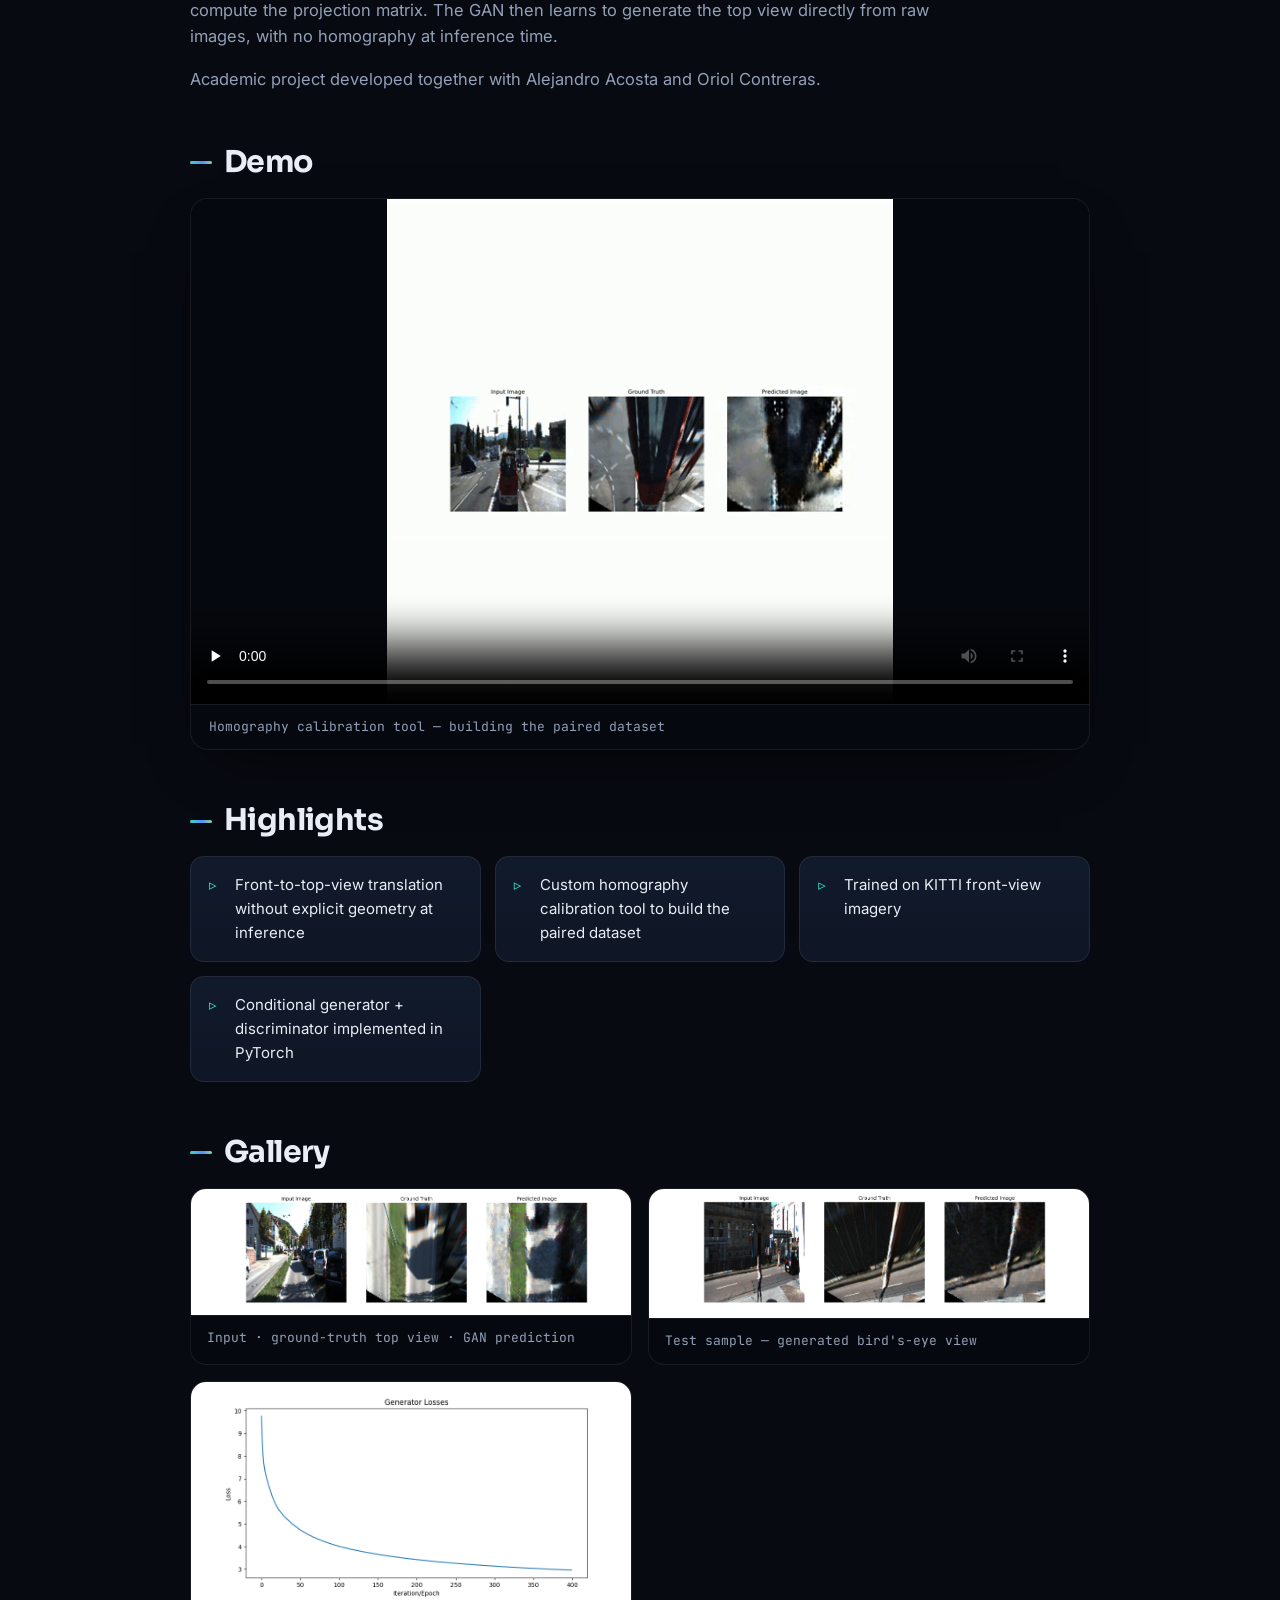
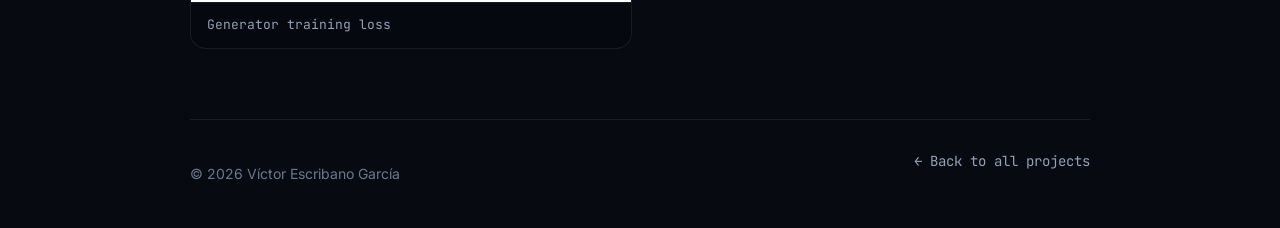
<file: projects/ipm-gan.html>
<!DOCTYPE html>
<html lang="en">
<head>
  <meta charset="UTF-8"/>
  <meta name="viewport" content="width=device-width, initial-scale=1.0"/>
  <title>IPM GAN — Víctor Escribano</title>
  <meta name="description" content="A conditional GAN that hallucinates a bird&#x27;s-eye view of the road directly from a single front-facing camera image."/>
  <meta property="og:title" content="IPM GAN — Víctor Escribano"/>
  <meta property="og:description" content="A conditional GAN that hallucinates a bird&#x27;s-eye view of the road directly from a single front-facing camera image."/>
  <meta property="og:image" content="../assets/img/ipm-gan.gif"/>
  <link rel="preconnect" href="https://fonts.googleapis.com"/>
  <link rel="preconnect" href="https://fonts.gstatic.com" crossorigin/>
  <link href="https://fonts.googleapis.com/css2?family=Sora:wght@400;500;600;700;800&family=Inter:wght@400;500;600&family=JetBrains+Mono:wght@400;500&display=swap" rel="stylesheet"/>
  <link rel="icon" href="data:image/svg+xml,%3Csvg xmlns='http://www.w3.org/2000/svg' viewBox='0 0 100 100'%3E%3Crect width='100' height='100' rx='22' fill='%230b0f17'/%3E%3Ctext x='50' y='68' font-size='54' font-family='Arial' font-weight='bold' fill='%2335e0c0' text-anchor='middle'%3EV%3C/text%3E%3C/svg%3E"/>
  <link rel="stylesheet" href="../styles.css"/>
  <link rel="stylesheet" href="../project.css"/>
</head>
<body class="pdetail">
  <div class="bg-fx" aria-hidden="true">
    <div class="blob blob-1"></div><div class="blob blob-2"></div><div class="blob blob-3"></div>
    <div class="grid-overlay"></div>
  </div>

  <header class="nav scrolled">
    <a href="../index.html" class="nav__logo">
      <span class="nav__logo-mark">V</span>
      <span class="nav__logo-text">Víctor Escribano</span>
    </a>
    <nav class="nav__links" id="navLinks">
      <a href="../index.html#about">About</a>
      <a href="../index.html#experience">Experience</a>
      <a href="../index.html#projects">Projects</a>
      <a href="../index.html#contact">Contact</a>
      <a href="../assets/Victor_Escribano_CV.pdf" class="nav__cv" target="_blank" rel="noopener">Resume ↗</a>
    </nav>
  </header>

  <main class="pwrap reveal">
    <a class="pback" href="../index.html#projects">← All projects</a>

    <div class="phero">
      <p class="phero__eyebrow">Generative AI · Computer Vision</p>
      <h1>IPM GAN</h1>
      <p class="phero__tagline">A conditional GAN that hallucinates a bird's-eye view of the road directly from a single front-facing camera image.</p>
      <div class="pmeta">
        <div class="tags"><span>GAN</span><span>PyTorch</span><span>IPM</span><span>Homography</span><span>KITTI</span></div>
        <div class="pmeta__links"><a class="pbtn pbtn--gh" href="https://github.com/VictorEscribano/IPM_GAN" target="_blank" rel="noopener">GitHub ↗</a><a class="pbtn" href="https://www.youtube.com/watch?v=FLBrwnHSxnk" target="_blank" rel="noopener">Demo video ↗</a></div>
      </div>
      <div class="phero__img"><img src="../assets/img/ipm-gan.gif" alt="IPM GAN"/></div>
    </div>

    <section class="psection prose">
      <h2>Overview</h2>
      <p>A <strong>Generative Adversarial Network</strong> that synthesizes a top-view (bird's-eye) map directly from a single front-facing camera image — learning the Inverse Perspective Mapping that would otherwise require explicit geometry and a calibrated ground plane.</p><p>Front-view frames were taken from the <strong>KITTI</strong> dataset, and ground-truth top views were produced with a custom homography <strong>calibration tool</strong> I built to pick point correspondences and compute the projection matrix. The GAN then learns to generate the top view directly from raw images, with no homography at inference time.</p><p>Academic project developed together with Alejandro Acosta and Oriol Contreras.</p>
    </section>

    <section class="psection"><h2>Demo</h2><div class="pvideo"><video controls preload="none" playsinline poster="../assets/img/ipm-gan.gif"><source src="../assets/img/proj/ipm_tutorial.mp4" type="video/mp4"/></video><p class="pvideo__cap">Homography calibration tool — building the paired dataset</p></div></section>

    <section class="psection">
      <h2>Highlights</h2>
      <ul class="plist"><li>Front-to-top-view translation without explicit geometry at inference</li><li>Custom homography calibration tool to build the paired dataset</li><li>Trained on KITTI front-view imagery</li><li>Conditional generator + discriminator implemented in PyTorch</li></ul>
    </section>

    <section class="psection">
      <h2>Gallery</h2>
      <div class="pgallery"><figure><img src="../assets/img/proj/ipm_res1.png" alt="Input · ground-truth top view · GAN prediction" loading="lazy"/><figcaption>Input · ground-truth top view · GAN prediction</figcaption></figure><figure><img src="../assets/img/proj/ipm_res2.png" alt="Test sample — generated bird&#x27;s-eye view" loading="lazy"/><figcaption>Test sample — generated bird&#x27;s-eye view</figcaption></figure><figure><img src="../assets/img/proj/ipm_genloss.png" alt="Generator training loss" loading="lazy"/><figcaption>Generator training loss</figcaption></figure></div>
    </section>

    <div class="pnext">
      <span>© <span id="year"></span> Víctor Escribano García</span>
      <a class="pback" href="../index.html#projects">← Back to all projects</a>
    </div>
  </main>

  <script>document.getElementById('year').textContent=new Date().getFullYear();
  document.querySelectorAll('.reveal').forEach(e=>e.classList.add('in'));</script>
</body>
</html>
</file>
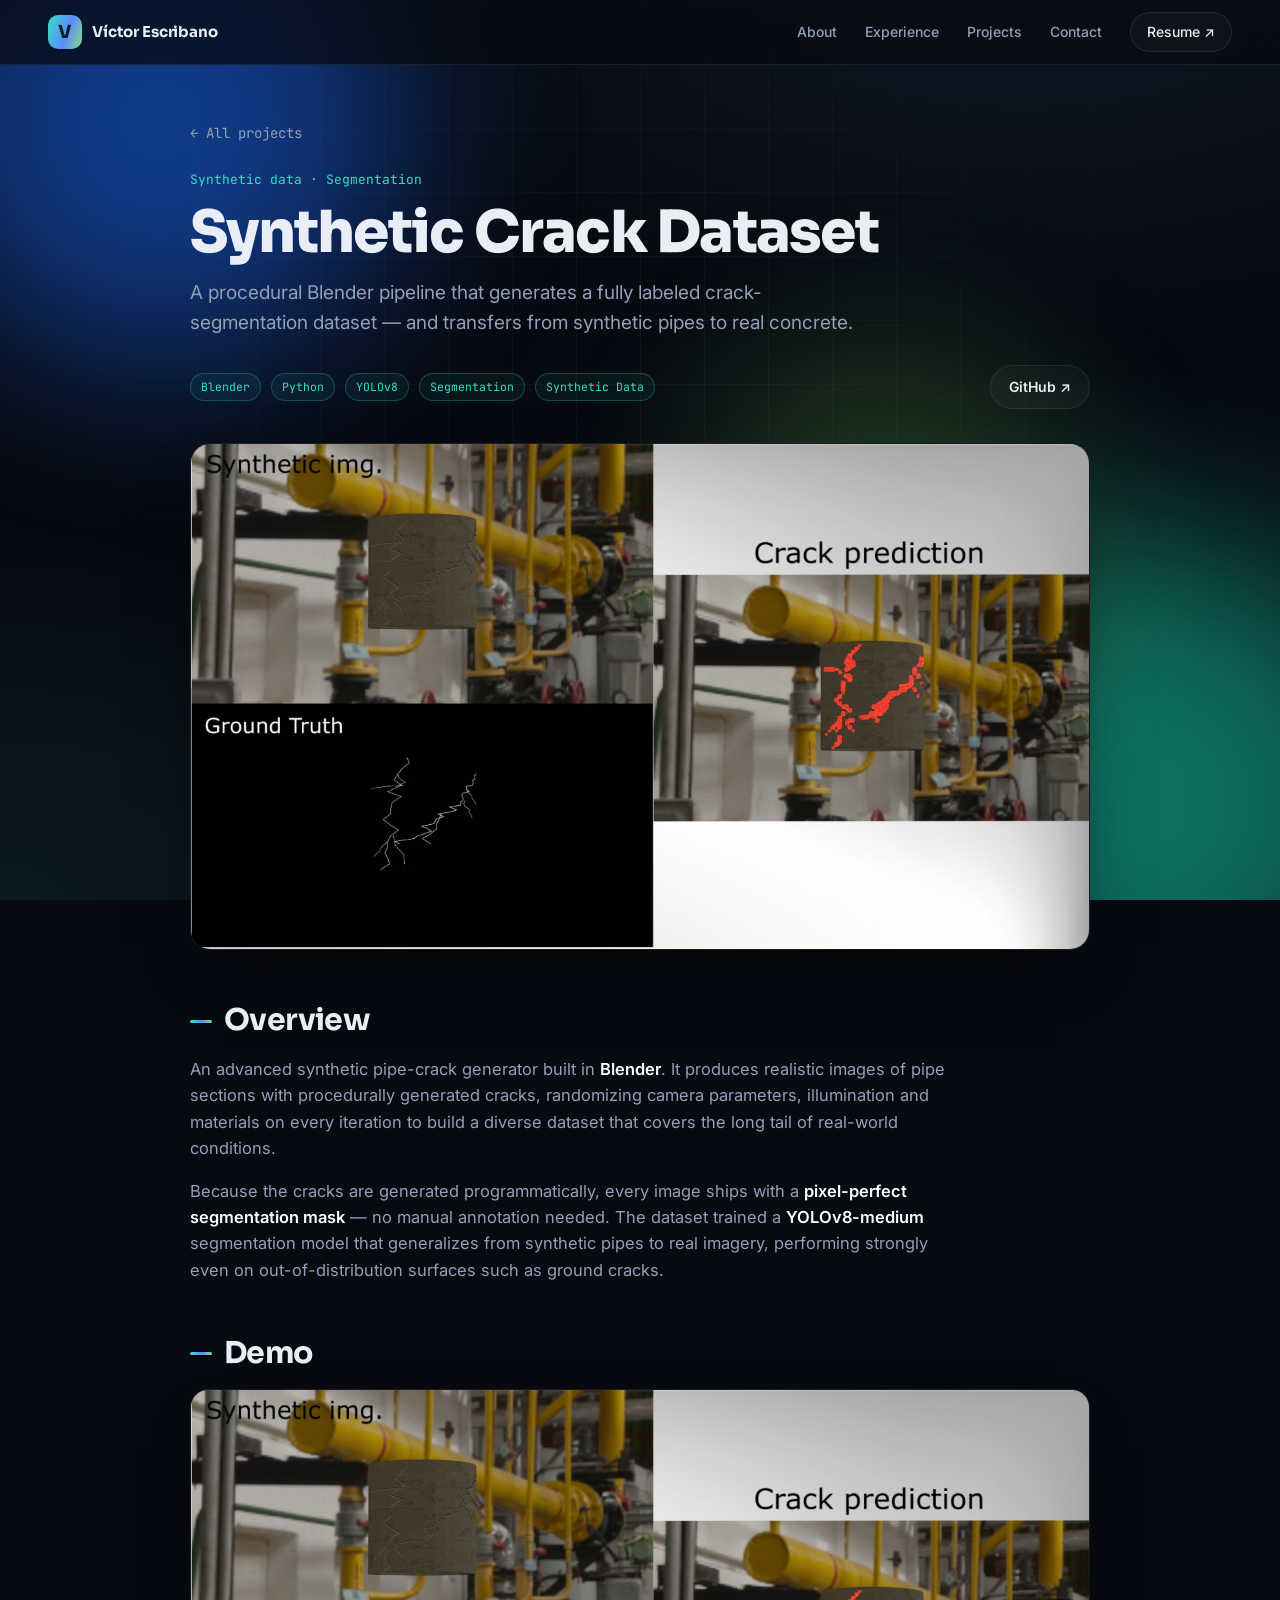
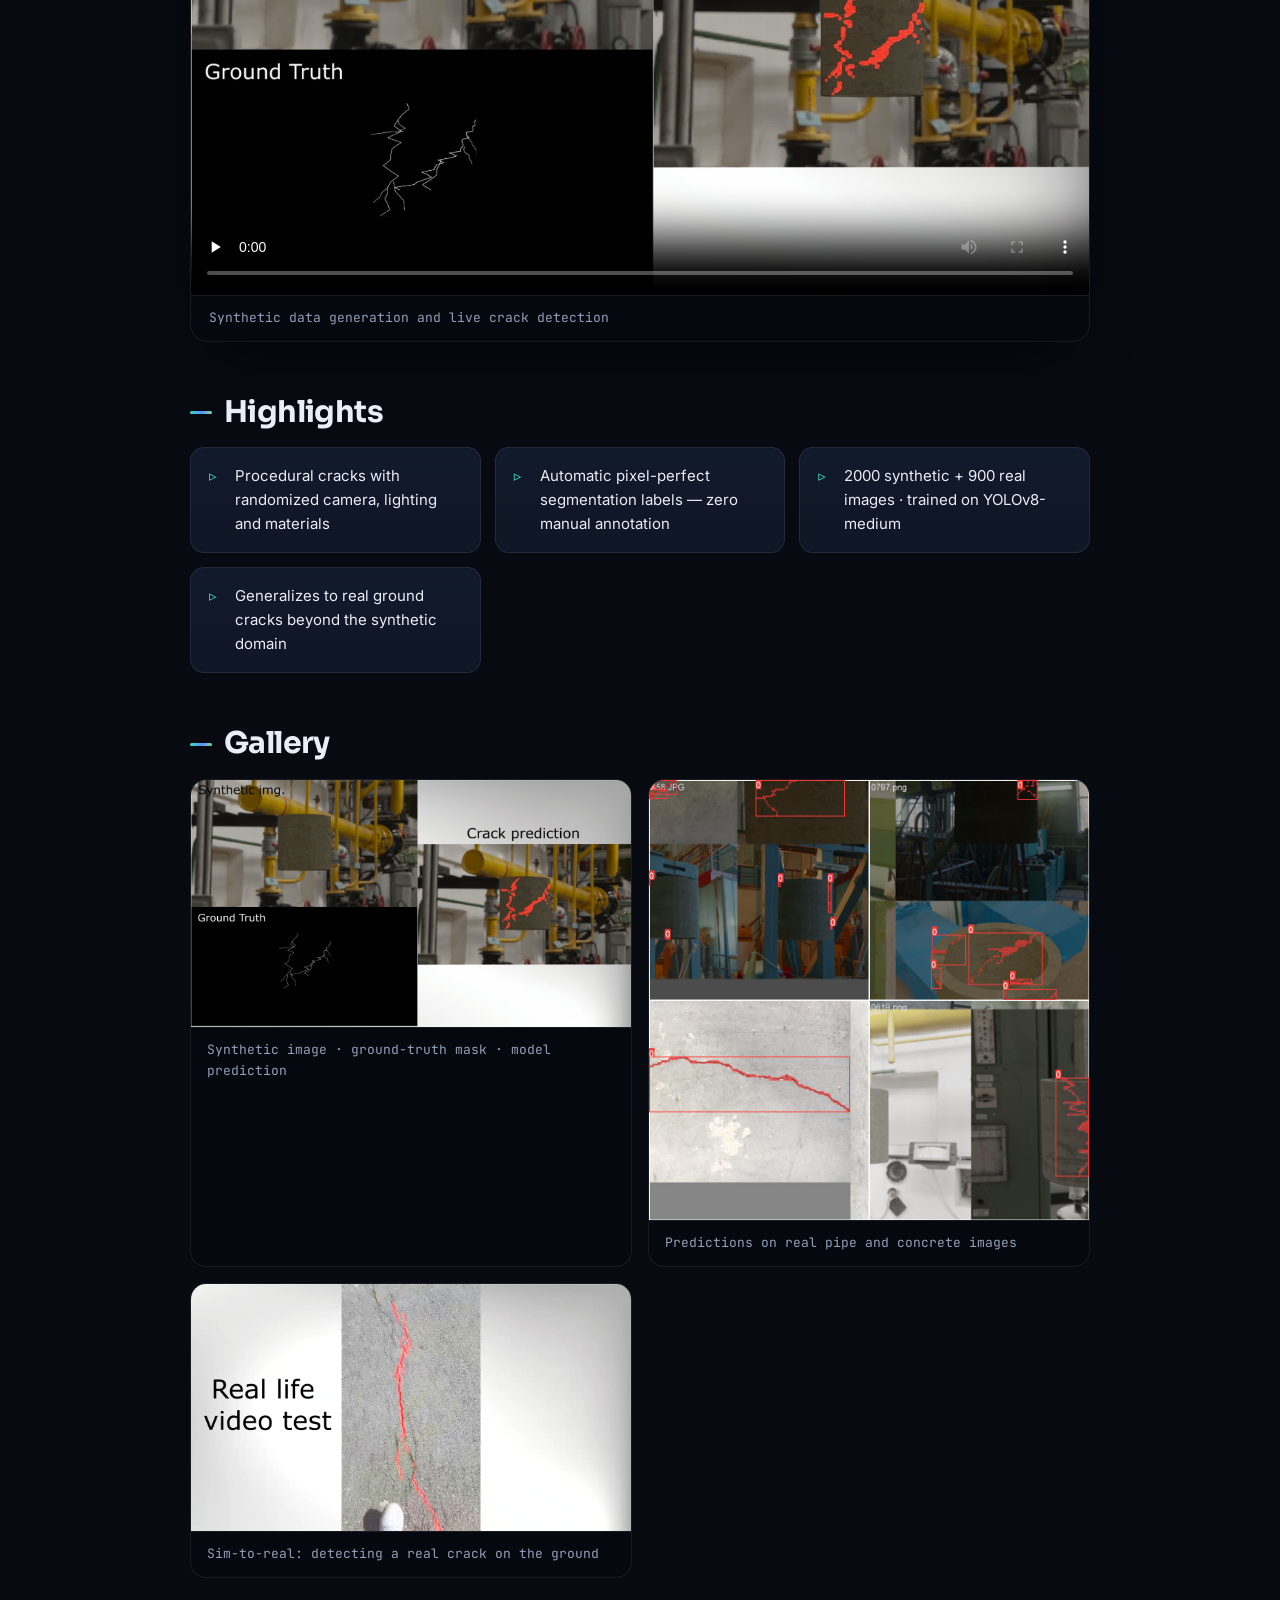
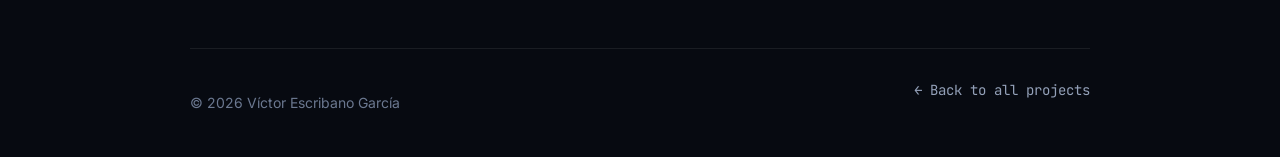
<file: projects/synthetic-crack-dataset.html>
<!DOCTYPE html>
<html lang="en">
<head>
  <meta charset="UTF-8"/>
  <meta name="viewport" content="width=device-width, initial-scale=1.0"/>
  <title>Synthetic Crack Dataset — Víctor Escribano</title>
  <meta name="description" content="A procedural Blender pipeline that generates a fully labeled crack-segmentation dataset — and transfers from synthetic pipes to real concrete."/>
  <meta property="og:title" content="Synthetic Crack Dataset — Víctor Escribano"/>
  <meta property="og:description" content="A procedural Blender pipeline that generates a fully labeled crack-segmentation dataset — and transfers from synthetic pipes to real concrete."/>
  <meta property="og:image" content="../assets/img/crack-dataset.jpg"/>
  <link rel="preconnect" href="https://fonts.googleapis.com"/>
  <link rel="preconnect" href="https://fonts.gstatic.com" crossorigin/>
  <link href="https://fonts.googleapis.com/css2?family=Sora:wght@400;500;600;700;800&family=Inter:wght@400;500;600&family=JetBrains+Mono:wght@400;500&display=swap" rel="stylesheet"/>
  <link rel="icon" href="data:image/svg+xml,%3Csvg xmlns='http://www.w3.org/2000/svg' viewBox='0 0 100 100'%3E%3Crect width='100' height='100' rx='22' fill='%230b0f17'/%3E%3Ctext x='50' y='68' font-size='54' font-family='Arial' font-weight='bold' fill='%2335e0c0' text-anchor='middle'%3EV%3C/text%3E%3C/svg%3E"/>
  <link rel="stylesheet" href="../styles.css"/>
  <link rel="stylesheet" href="../project.css"/>
</head>
<body class="pdetail">
  <div class="bg-fx" aria-hidden="true">
    <div class="blob blob-1"></div><div class="blob blob-2"></div><div class="blob blob-3"></div>
    <div class="grid-overlay"></div>
  </div>

  <header class="nav scrolled">
    <a href="../index.html" class="nav__logo">
      <span class="nav__logo-mark">V</span>
      <span class="nav__logo-text">Víctor Escribano</span>
    </a>
    <nav class="nav__links" id="navLinks">
      <a href="../index.html#about">About</a>
      <a href="../index.html#experience">Experience</a>
      <a href="../index.html#projects">Projects</a>
      <a href="../index.html#contact">Contact</a>
      <a href="../assets/Victor_Escribano_CV.pdf" class="nav__cv" target="_blank" rel="noopener">Resume ↗</a>
    </nav>
  </header>

  <main class="pwrap reveal">
    <a class="pback" href="../index.html#projects">← All projects</a>

    <div class="phero">
      <p class="phero__eyebrow">Synthetic data · Segmentation</p>
      <h1>Synthetic Crack Dataset</h1>
      <p class="phero__tagline">A procedural Blender pipeline that generates a fully labeled crack-segmentation dataset — and transfers from synthetic pipes to real concrete.</p>
      <div class="pmeta">
        <div class="tags"><span>Blender</span><span>Python</span><span>YOLOv8</span><span>Segmentation</span><span>Synthetic Data</span></div>
        <div class="pmeta__links"><a class="pbtn pbtn--gh" href="https://github.com/VictorEscribano/Synthetic-Pipe-Crack-Dataset-Blender" target="_blank" rel="noopener">GitHub ↗</a></div>
      </div>
      <div class="phero__img"><img src="../assets/img/crack-dataset.jpg" alt="Synthetic Crack Dataset"/></div>
    </div>

    <section class="psection prose">
      <h2>Overview</h2>
      <p>An advanced synthetic pipe-crack generator built in <strong>Blender</strong>. It produces realistic images of pipe sections with procedurally generated cracks, randomizing camera parameters, illumination and materials on every iteration to build a diverse dataset that covers the long tail of real-world conditions.</p><p>Because the cracks are generated programmatically, every image ships with a <strong>pixel-perfect segmentation mask</strong> — no manual annotation needed. The dataset trained a <strong>YOLOv8-medium</strong> segmentation model that generalizes from synthetic pipes to real imagery, performing strongly even on out-of-distribution surfaces such as ground cracks.</p>
    </section>

    <section class="psection"><h2>Demo</h2><div class="pvideo"><video controls preload="none" playsinline poster="../assets/img/crack-dataset.jpg"><source src="../assets/img/proj/crack_demo.mp4" type="video/mp4"/></video><p class="pvideo__cap">Synthetic data generation and live crack detection</p></div></section>

    <section class="psection">
      <h2>Highlights</h2>
      <ul class="plist"><li>Procedural cracks with randomized camera, lighting and materials</li><li>Automatic pixel-perfect segmentation labels — zero manual annotation</li><li>2000 synthetic + 900 real images · trained on YOLOv8-medium</li><li>Generalizes to real ground cracks beyond the synthetic domain</li></ul>
    </section>

    <section class="psection">
      <h2>Gallery</h2>
      <div class="pgallery"><figure><img src="../assets/img/crack-dataset.jpg" alt="Synthetic image · ground-truth mask · model prediction" loading="lazy"/><figcaption>Synthetic image · ground-truth mask · model prediction</figcaption></figure><figure><img src="../assets/img/proj/crack_extra2.jpg" alt="Predictions on real pipe and concrete images" loading="lazy"/><figcaption>Predictions on real pipe and concrete images</figcaption></figure><figure><img src="../assets/img/proj/crack_extra1.jpg" alt="Sim-to-real: detecting a real crack on the ground" loading="lazy"/><figcaption>Sim-to-real: detecting a real crack on the ground</figcaption></figure></div>
    </section>

    <div class="pnext">
      <span>© <span id="year"></span> Víctor Escribano García</span>
      <a class="pback" href="../index.html#projects">← Back to all projects</a>
    </div>
  </main>

  <script>document.getElementById('year').textContent=new Date().getFullYear();
  document.querySelectorAll('.reveal').forEach(e=>e.classList.add('in'));</script>
</body>
</html>
</file>
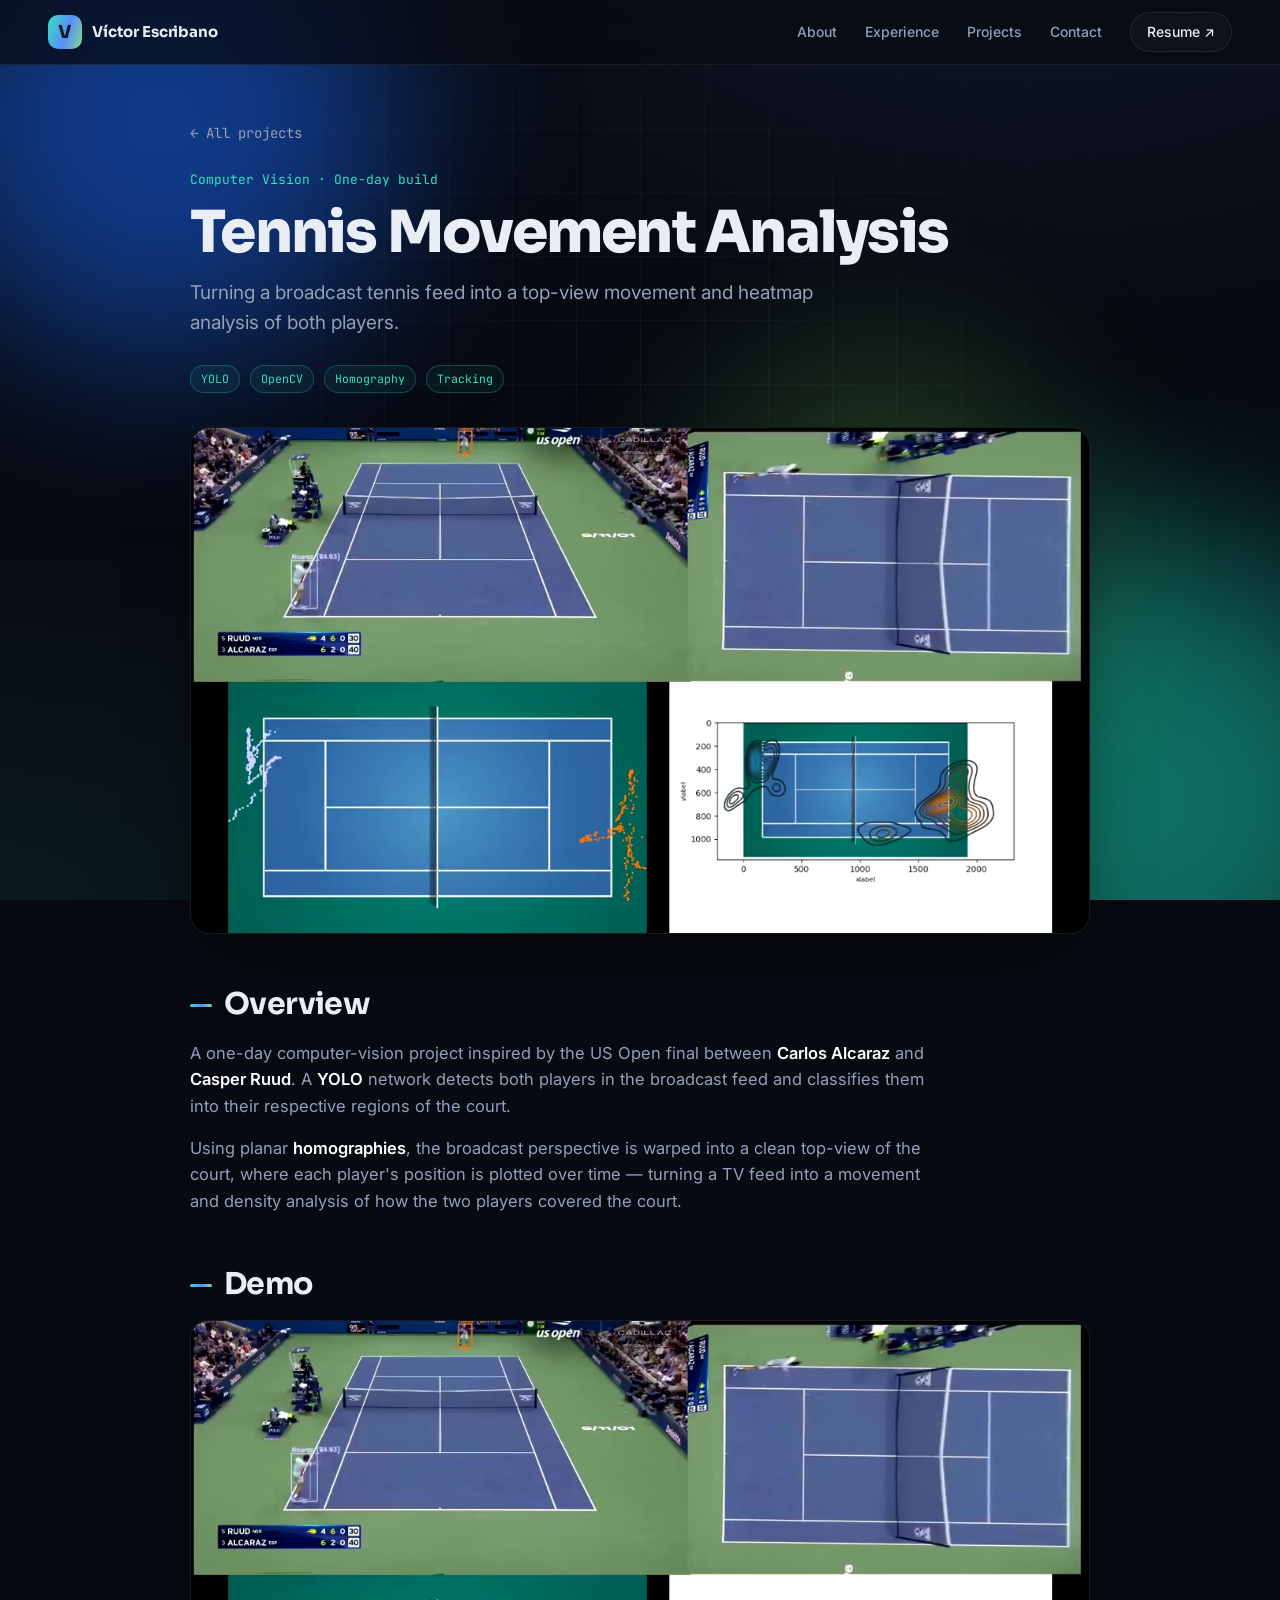
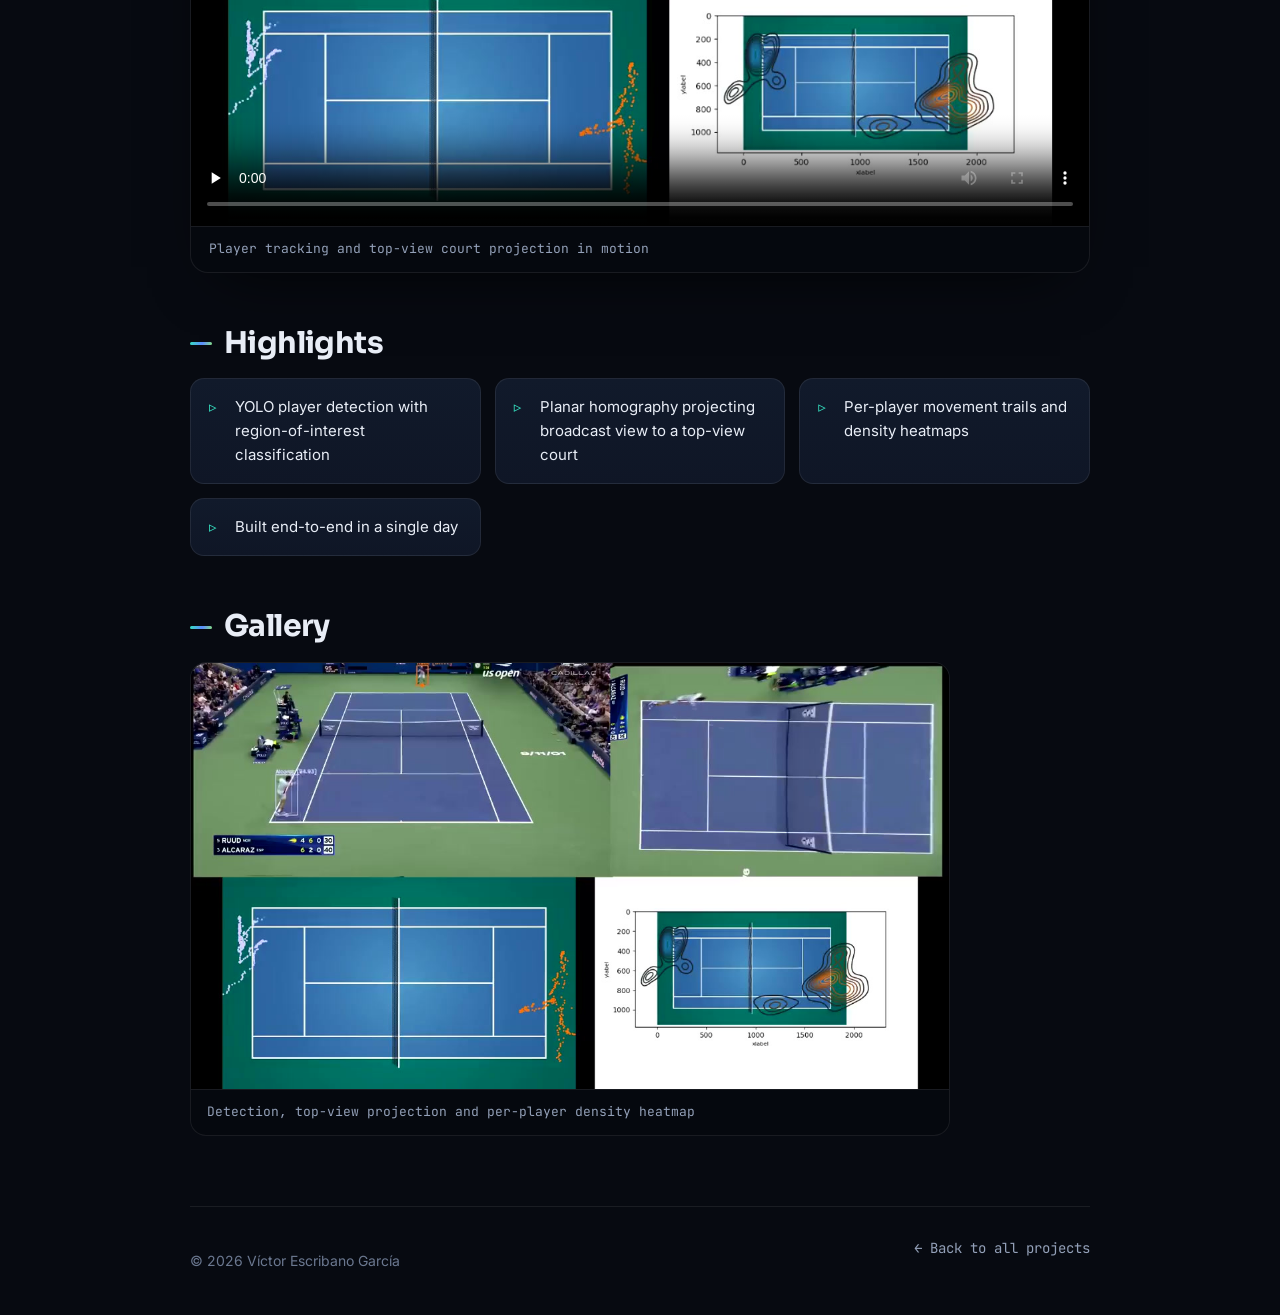
<file: projects/tennis-analysis.html>
<!DOCTYPE html>
<html lang="en">
<head>
  <meta charset="UTF-8"/>
  <meta name="viewport" content="width=device-width, initial-scale=1.0"/>
  <title>Tennis Movement Analysis — Víctor Escribano</title>
  <meta name="description" content="Turning a broadcast tennis feed into a top-view movement and heatmap analysis of both players."/>
  <meta property="og:title" content="Tennis Movement Analysis — Víctor Escribano"/>
  <meta property="og:description" content="Turning a broadcast tennis feed into a top-view movement and heatmap analysis of both players."/>
  <meta property="og:image" content="../assets/img/tennis.jpg"/>
  <link rel="preconnect" href="https://fonts.googleapis.com"/>
  <link rel="preconnect" href="https://fonts.gstatic.com" crossorigin/>
  <link href="https://fonts.googleapis.com/css2?family=Sora:wght@400;500;600;700;800&family=Inter:wght@400;500;600&family=JetBrains+Mono:wght@400;500&display=swap" rel="stylesheet"/>
  <link rel="icon" href="data:image/svg+xml,%3Csvg xmlns='http://www.w3.org/2000/svg' viewBox='0 0 100 100'%3E%3Crect width='100' height='100' rx='22' fill='%230b0f17'/%3E%3Ctext x='50' y='68' font-size='54' font-family='Arial' font-weight='bold' fill='%2335e0c0' text-anchor='middle'%3EV%3C/text%3E%3C/svg%3E"/>
  <link rel="stylesheet" href="../styles.css"/>
  <link rel="stylesheet" href="../project.css"/>
</head>
<body class="pdetail">
  <div class="bg-fx" aria-hidden="true">
    <div class="blob blob-1"></div><div class="blob blob-2"></div><div class="blob blob-3"></div>
    <div class="grid-overlay"></div>
  </div>

  <header class="nav scrolled">
    <a href="../index.html" class="nav__logo">
      <span class="nav__logo-mark">V</span>
      <span class="nav__logo-text">Víctor Escribano</span>
    </a>
    <nav class="nav__links" id="navLinks">
      <a href="../index.html#about">About</a>
      <a href="../index.html#experience">Experience</a>
      <a href="../index.html#projects">Projects</a>
      <a href="../index.html#contact">Contact</a>
      <a href="../assets/Victor_Escribano_CV.pdf" class="nav__cv" target="_blank" rel="noopener">Resume ↗</a>
    </nav>
  </header>

  <main class="pwrap reveal">
    <a class="pback" href="../index.html#projects">← All projects</a>

    <div class="phero">
      <p class="phero__eyebrow">Computer Vision · One-day build</p>
      <h1>Tennis Movement Analysis</h1>
      <p class="phero__tagline">Turning a broadcast tennis feed into a top-view movement and heatmap analysis of both players.</p>
      <div class="pmeta">
        <div class="tags"><span>YOLO</span><span>OpenCV</span><span>Homography</span><span>Tracking</span></div>
        
      </div>
      <div class="phero__img"><img src="../assets/img/tennis.jpg" alt="Tennis Movement Analysis"/></div>
    </div>

    <section class="psection prose">
      <h2>Overview</h2>
      <p>A one-day computer-vision project inspired by the US Open final between <strong>Carlos Alcaraz</strong> and <strong>Casper Ruud</strong>. A <strong>YOLO</strong> network detects both players in the broadcast feed and classifies them into their respective regions of the court.</p><p>Using planar <strong>homographies</strong>, the broadcast perspective is warped into a clean top-view of the court, where each player's position is plotted over time — turning a TV feed into a movement and density analysis of how the two players covered the court.</p>
    </section>

    <section class="psection"><h2>Demo</h2><div class="pvideo"><video controls preload="none" playsinline poster="../assets/img/tennis.jpg"><source src="../assets/img/proj/tennis_demo.mp4" type="video/mp4"/></video><p class="pvideo__cap">Player tracking and top-view court projection in motion</p></div></section>

    <section class="psection">
      <h2>Highlights</h2>
      <ul class="plist"><li>YOLO player detection with region-of-interest classification</li><li>Planar homography projecting broadcast view to a top-view court</li><li>Per-player movement trails and density heatmaps</li><li>Built end-to-end in a single day</li></ul>
    </section>

    <section class="psection">
      <h2>Gallery</h2>
      <div class="pgallery pgallery--single"><figure><img src="../assets/img/tennis.jpg" alt="Detection, top-view projection and per-player density heatmap" loading="lazy"/><figcaption>Detection, top-view projection and per-player density heatmap</figcaption></figure></div>
    </section>

    <div class="pnext">
      <span>© <span id="year"></span> Víctor Escribano García</span>
      <a class="pback" href="../index.html#projects">← Back to all projects</a>
    </div>
  </main>

  <script>document.getElementById('year').textContent=new Date().getFullYear();
  document.querySelectorAll('.reveal').forEach(e=>e.classList.add('in'));</script>
</body>
</html>
</file>
<file: styles.css>
/* ===========  RESET & TOKENS  =========== */
*,*::before,*::after{box-sizing:border-box;margin:0;padding:0}
:root{
  --bg:#070a11;
  --bg-soft:#0d1320;
  --card:#111a2b;
  --card-2:#0f1626;
  --line:rgba(255,255,255,.08);
  --txt:#e8edf6;
  --muted:#93a0b8;
  --muted-2:#6b7890;
  --accent:#35e0c0;     /* teal */
  --accent-2:#5b8cff;   /* blue */
  --accent-3:#8ef06a;   /* ecoRacing green */
  --grad:linear-gradient(110deg,#35e0c0 0%,#5b8cff 55%,#8ef06a 110%);
  --radius:18px;
  --maxw:1140px;
  --ease:cubic-bezier(.22,.61,.36,1);
}
html{scroll-behavior:smooth;-webkit-text-size-adjust:100%}
body{
  background:var(--bg);
  color:var(--txt);
  font-family:'Inter',system-ui,sans-serif;
  line-height:1.6;
  overflow-x:hidden;
  -webkit-font-smoothing:antialiased;
}
h1,h2,h3{font-family:'Sora',sans-serif;line-height:1.12;letter-spacing:-.02em}
a{color:inherit;text-decoration:none}
img{display:block;max-width:100%}
strong{color:#fff;font-weight:600}
.grad{
  background:var(--grad);-webkit-background-clip:text;background-clip:text;
  -webkit-text-fill-color:transparent;color:transparent;
}

/* ===========  ANIMATED BACKGROUND  =========== */
.bg-fx{position:fixed;inset:0;z-index:-2;overflow:hidden;background:
  radial-gradient(1200px 700px at 80% -10%,rgba(91,140,255,.10),transparent 60%),
  radial-gradient(1000px 600px at 0% 100%,rgba(53,224,192,.08),transparent 60%),
  var(--bg);}
.blob{position:absolute;border-radius:50%;filter:blur(90px);opacity:.5;will-change:transform}
.blob-1{width:480px;height:480px;background:#1b6bff;top:-120px;left:-80px;animation:float1 18s var(--ease) infinite alternate}
.blob-2{width:520px;height:520px;background:#16d3b0;bottom:-160px;right:-120px;animation:float2 22s var(--ease) infinite alternate}
.blob-3{width:360px;height:360px;background:#7be25f;top:40%;left:55%;opacity:.25;animation:float3 26s var(--ease) infinite alternate}
@keyframes float1{to{transform:translate(120px,80px) scale(1.15)}}
@keyframes float2{to{transform:translate(-120px,-60px) scale(1.1)}}
@keyframes float3{to{transform:translate(-80px,60px) scale(1.2)}}
.grid-overlay{position:absolute;inset:0;opacity:.5;
  background-image:linear-gradient(var(--line) 1px,transparent 1px),linear-gradient(90deg,var(--line) 1px,transparent 1px);
  background-size:64px 64px;
  mask-image:radial-gradient(circle at 50% 40%,#000 0%,transparent 75%);
  -webkit-mask-image:radial-gradient(circle at 50% 40%,#000 0%,transparent 75%);}

/* ===========  NAV  =========== */
.nav{
  position:fixed;top:0;left:0;right:0;z-index:50;
  display:flex;align-items:center;justify-content:space-between;
  padding:18px clamp(18px,5vw,48px);
  transition:background .35s var(--ease),padding .35s var(--ease),border-color .35s var(--ease);
  border-bottom:1px solid transparent;
}
.nav.scrolled{
  background:rgba(7,10,17,.72);backdrop-filter:blur(14px);
  border-bottom:1px solid var(--line);padding-top:12px;padding-bottom:12px;
}
.nav__logo{display:flex;align-items:center;gap:10px;font-weight:700;font-family:'Sora'}
.nav__logo-mark{
  display:grid;place-items:center;width:34px;height:34px;border-radius:10px;
  background:var(--grad);color:#06231f;font-weight:800;font-size:18px;
}
.nav__logo-text{font-size:15px;letter-spacing:-.01em}
.nav__links{display:flex;align-items:center;gap:28px}
.nav__links a{font-size:14px;color:var(--muted);font-weight:500;transition:color .2s;position:relative}
.nav__links a:not(.nav__cv):hover,.nav__links a.active{color:#fff}
.nav__links a:not(.nav__cv)::after{
  content:"";position:absolute;left:0;bottom:-6px;height:2px;width:0;background:var(--grad);transition:width .25s var(--ease)}
.nav__links a:not(.nav__cv):hover::after,.nav__links a.active::after{width:100%}
.nav__cv{
  padding:8px 16px;border:1px solid var(--line);border-radius:999px;color:var(--txt)!important;
  background:rgba(255,255,255,.03);transition:.25s}
.nav__cv:hover{border-color:var(--accent);box-shadow:0 0 0 3px rgba(53,224,192,.12)}
.nav__burger{display:none;flex-direction:column;gap:5px;background:none;border:0;cursor:pointer;padding:6px}
.nav__burger span{width:24px;height:2px;background:var(--txt);border-radius:2px;transition:.3s}
.nav__burger.open span:nth-child(1){transform:translateY(7px) rotate(45deg)}
.nav__burger.open span:nth-child(2){opacity:0}
.nav__burger.open span:nth-child(3){transform:translateY(-7px) rotate(-45deg)}

/* ===========  HERO  =========== */
.hero{position:relative;min-height:100vh;display:flex;flex-direction:column;justify-content:center;
  padding:120px clamp(18px,5vw,48px) 0;max-width:var(--maxw);margin:0 auto}
.hero__inner{display:grid;grid-template-columns:1.25fr .85fr;gap:48px;align-items:center;flex:1}
.hero__eyebrow{display:inline-flex;align-items:center;gap:9px;font-size:13px;color:var(--muted);
  font-family:'JetBrains Mono',monospace;margin-bottom:22px}
.dot{width:8px;height:8px;border-radius:50%;background:var(--accent-3);box-shadow:0 0 0 0 rgba(142,240,106,.6);
  animation:pulse 2s infinite}
@keyframes pulse{0%{box-shadow:0 0 0 0 rgba(142,240,106,.5)}70%{box-shadow:0 0 0 10px rgba(142,240,106,0)}100%{box-shadow:0 0 0 0 rgba(142,240,106,0)}}
.hero__title{font-size:clamp(44px,7vw,84px);font-weight:800;letter-spacing:-.03em}
.hero__role{font-size:clamp(20px,3vw,30px);color:var(--accent);font-weight:600;margin:6px 0 20px;
  font-family:'JetBrains Mono',monospace;min-height:1.2em}
.hero__role::after{content:"";display:inline-block;width:3px;height:1em;background:var(--accent);
  margin-left:4px;vertical-align:-2px;animation:caret 1s steps(1) infinite}
@keyframes caret{50%{opacity:0}}
.hero__desc{color:var(--muted);font-size:clamp(15px,1.5vw,17px);max-width:540px}
.hero__cta{display:flex;gap:14px;margin:30px 0 26px;flex-wrap:wrap}
.btn{display:inline-flex;align-items:center;gap:8px;padding:13px 24px;border-radius:999px;
  font-weight:600;font-size:15px;transition:.25s var(--ease);cursor:pointer;border:1px solid transparent}
.btn--primary{background:var(--grad);color:#06231f}
.btn--primary:hover{transform:translateY(-3px);box-shadow:0 14px 34px -12px rgba(53,224,192,.6)}
.btn--ghost{border-color:var(--line);color:var(--txt);background:rgba(255,255,255,.02)}
.btn--ghost:hover{border-color:var(--accent);transform:translateY(-3px)}
.btn--lg{padding:16px 30px;font-size:17px}
.hero__socials{display:flex;gap:14px}
.hero__socials a{width:42px;height:42px;display:grid;place-items:center;border-radius:12px;
  border:1px solid var(--line);color:var(--muted);background:rgba(255,255,255,.02);transition:.25s}
.hero__socials a:hover{color:#fff;border-color:var(--accent);transform:translateY(-3px);background:rgba(53,224,192,.08)}

.hero__photo{position:relative;justify-self:center;width:min(340px,80vw);aspect-ratio:1}
.hero__photo img{width:100%;height:100%;object-fit:cover;border-radius:28px;
  border:1px solid var(--line);box-shadow:0 30px 80px -30px rgba(0,0,0,.8)}
.hero__photo-ring{position:absolute;inset:-14px;border-radius:34px;padding:2px;
  background:var(--grad);opacity:.55;filter:blur(2px);
  -webkit-mask:linear-gradient(#000 0 0) content-box,linear-gradient(#000 0 0);
  -webkit-mask-composite:xor;mask-composite:exclude;animation:spin 8s linear infinite}
@keyframes spin{to{transform:rotate(360deg)}}
.hero__badge{position:absolute;bottom:-18px;left:-18px;display:flex;align-items:center;gap:10px;
  background:var(--card);border:1px solid var(--line);border-radius:16px;padding:12px 16px;
  box-shadow:0 18px 40px -20px rgba(0,0,0,.9)}
.hero__badge-num{font-family:'Sora';font-weight:800;font-size:26px;
  background:var(--grad);-webkit-background-clip:text;background-clip:text;-webkit-text-fill-color:transparent}
.hero__badge-lbl{font-size:11.5px;color:var(--muted);line-height:1.25}

.hero__marquee{margin-top:42px;padding:18px 0;border-top:1px solid var(--line);border-bottom:1px solid var(--line);
  overflow:hidden;-webkit-mask:linear-gradient(90deg,transparent,#000 10%,#000 90%,transparent);
  mask:linear-gradient(90deg,transparent,#000 10%,#000 90%,transparent)}
.marquee__track{display:flex;gap:26px;white-space:nowrap;width:max-content;animation:marquee 32s linear infinite}
.marquee__track span{font-family:'JetBrains Mono',monospace;font-size:14px;color:var(--muted-2)}
.marquee__track span:nth-child(2n){color:var(--accent)}
@keyframes marquee{to{transform:translateX(-50%)}}

/* ===========  SECTIONS  =========== */
.section{max-width:var(--maxw);margin:0 auto;padding:clamp(70px,10vw,120px) clamp(18px,5vw,48px)}
.section__head{display:flex;align-items:baseline;gap:16px;margin-bottom:48px}
.section__num{font-family:'JetBrains Mono',monospace;color:var(--accent);font-size:15px;font-weight:500}
.section__title{font-size:clamp(28px,4.4vw,46px);font-weight:700}

/* ABOUT */
.about__grid{display:grid;grid-template-columns:1.2fr .8fr;gap:46px;align-items:start}
.about__text p{color:var(--muted);margin-bottom:18px;font-size:16.5px}
.about__quote{border-left:3px solid var(--accent);padding:6px 0 6px 20px;margin-top:28px;
  color:var(--txt);font-style:italic;font-size:16px;background:linear-gradient(90deg,rgba(53,224,192,.05),transparent)}
.about__cards{display:flex;flex-direction:column;gap:14px}
.stat{display:flex;align-items:center;gap:16px;padding:18px 20px;border:1px solid var(--line);
  border-radius:14px;background:linear-gradient(180deg,var(--card),var(--card-2));transition:.3s var(--ease)}
.stat:hover{transform:translateX(6px);border-color:rgba(53,224,192,.4)}
.stat__k{font-family:'Sora';font-weight:700;font-size:20px;min-width:64px;color:#fff}
.stat__v{font-size:14px;color:var(--muted)}

/* TIMELINE */
.timeline{position:relative;padding-left:8px}
.timeline::before{content:"";position:absolute;left:8px;top:6px;bottom:6px;width:2px;
  background:linear-gradient(var(--accent),var(--accent-2),transparent)}
.tl{position:relative;padding-left:40px;margin-bottom:26px}
.tl__dot{position:absolute;left:0;top:24px;width:18px;height:18px;border-radius:50%;
  background:var(--bg);border:3px solid var(--accent);box-shadow:0 0 0 5px rgba(53,224,192,.12)}
.tl__card{border:1px solid var(--line);border-radius:var(--radius);padding:24px 26px;
  background:linear-gradient(180deg,var(--card),var(--card-2));transition:.3s var(--ease)}
.tl__card:hover{transform:translateY(-4px);border-color:rgba(91,140,255,.4);
  box-shadow:0 24px 50px -28px rgba(0,0,0,.9)}
.tl__top{display:flex;justify-content:space-between;align-items:baseline;gap:16px;flex-wrap:wrap}
.tl__top h3{font-size:19px;font-weight:600}
.tl__date{font-family:'JetBrains Mono',monospace;font-size:12.5px;color:var(--accent);white-space:nowrap}
.tl__org{color:var(--muted);font-size:14px;margin:2px 0 12px;font-weight:500}
.tl__card ul{list-style:none;display:flex;flex-direction:column;gap:7px;margin-bottom:14px}
.tl__card li{position:relative;padding-left:18px;color:var(--muted);font-size:14.5px}
.tl__card li::before{content:"▹";position:absolute;left:0;color:var(--accent)}

.tags{display:flex;flex-wrap:wrap;gap:8px}
.tags span{font-family:'JetBrains Mono',monospace;font-size:11.5px;color:var(--accent);
  padding:4px 10px;border:1px solid rgba(53,224,192,.25);border-radius:999px;background:rgba(53,224,192,.06)}

/* PROJECTS */
.proj-grid{display:grid;grid-template-columns:repeat(2,1fr);gap:22px}
.card{position:relative;border:1px solid var(--line);border-radius:var(--radius);overflow:hidden;
  background:linear-gradient(180deg,var(--card),var(--card-2));display:flex;flex-direction:column;
  transition:.35s var(--ease)}
.card__cover{position:absolute;inset:0;z-index:1}
.card__cover:focus-visible{outline:2px solid var(--accent);outline-offset:-3px;border-radius:var(--radius)}
.card__links{display:flex;gap:18px;align-items:center;position:relative;z-index:2;width:fit-content}
.card__link--ext{color:var(--muted)}
.card__link--ext:hover{color:var(--accent)}
.card--wide{grid-column:1 / -1;flex-direction:row}
.card:hover{transform:translateY(-6px);border-color:rgba(91,140,255,.45);
  box-shadow:0 30px 60px -30px rgba(0,0,0,.9)}
.card__media{overflow:hidden;background:#05080e;aspect-ratio:16/9}
.card--wide .card__media{aspect-ratio:auto;flex:1.1;min-width:0}
.card__media img{width:100%;height:100%;object-fit:cover;transition:transform .6s var(--ease);opacity:.92}
.card:hover .card__media img{transform:scale(1.06);opacity:1}
.card__body{padding:22px 24px;display:flex;flex-direction:column;gap:12px;flex:1}
.card--wide .card__body{justify-content:center}
.card__body h3{font-size:19px;font-weight:600}
.card__body p{color:var(--muted);font-size:14.5px;flex:1}
.card__link{font-family:'JetBrains Mono',monospace;font-size:13px;color:var(--accent);
  font-weight:500;width:fit-content;transition:.2s}
.card__link:hover{letter-spacing:.02em;text-shadow:0 0 18px rgba(53,224,192,.5)}

/* SKILLS */
.skills__grid{display:grid;grid-template-columns:repeat(auto-fit,minmax(260px,1fr));gap:20px}
.skillset{border:1px solid var(--line);border-radius:var(--radius);padding:22px 24px;
  background:linear-gradient(180deg,var(--card),var(--card-2));transition:.3s var(--ease)}
.skillset:hover{transform:translateY(-4px);border-color:rgba(53,224,192,.35)}
.skillset h3{font-size:15px;color:var(--muted);font-weight:500;margin-bottom:16px;
  font-family:'JetBrains Mono',monospace}
.chips{display:flex;flex-wrap:wrap;gap:9px}
.chips span{font-size:13.5px;padding:7px 14px;border-radius:10px;background:rgba(255,255,255,.04);
  border:1px solid var(--line);color:var(--txt);transition:.2s}
.chips span:hover{border-color:var(--accent);color:var(--accent);transform:translateY(-2px)}

/* CONTACT */
.contact{display:flex;justify-content:center}
.contact__box{position:relative;text-align:center;max-width:680px;padding:clamp(34px,5vw,56px);
  border:1px solid var(--line);border-radius:28px;
  background:radial-gradient(120% 140% at 50% 0%,rgba(53,224,192,.10),transparent 55%),linear-gradient(180deg,var(--card),var(--card-2))}
.contact__box .section__num{display:block;margin-bottom:14px}
.contact__title{font-size:clamp(28px,4.5vw,44px);font-weight:700;margin-bottom:14px}
.contact__sub{color:var(--muted);margin-bottom:30px;font-size:16px}
.contact__links{display:flex;gap:24px;justify-content:center;margin-top:26px;flex-wrap:wrap}
.contact__links a{color:var(--muted);font-size:14.5px;font-weight:500;transition:.2s;position:relative}
.contact__links a:hover{color:var(--accent)}

.footer{text-align:center;padding:40px 20px;color:var(--muted-2);font-size:13px;border-top:1px solid var(--line)}

/* ===========  REVEAL  =========== */
.reveal{opacity:0;transform:translateY(30px);transition:opacity .7s var(--ease),transform .7s var(--ease)}
.reveal.in{opacity:1;transform:none}

/* ===========  RESPONSIVE  =========== */
@media(max-width:860px){
  .nav__links{position:fixed;inset:0 0 auto auto;top:0;height:100vh;width:min(74vw,300px);
    flex-direction:column;align-items:flex-start;justify-content:center;gap:26px;
    background:rgba(9,13,21,.96);backdrop-filter:blur(16px);padding:40px;
    transform:translateX(100%);transition:transform .4s var(--ease);border-left:1px solid var(--line)}
  .nav__links.open{transform:translateX(0)}
  .nav__links a{font-size:19px}
  .nav__burger{display:flex;z-index:60}
  .hero__inner{grid-template-columns:1fr;gap:40px;text-align:center}
  .hero__eyebrow{justify-content:center}
  .hero__desc{margin-inline:auto}
  .hero__cta,.hero__socials{justify-content:center}
  .hero__photo{order:-1}
  .about__grid{grid-template-columns:1fr;gap:32px}
  .proj-grid{grid-template-columns:1fr}
  .card--wide{flex-direction:column}
  .card--wide .card__media{aspect-ratio:16/9}
}
@media(max-width:480px){
  .hero__badge{left:0}
  .tl__top{flex-direction:column;gap:2px}
}
@media(prefers-reduced-motion:reduce){
  *{animation:none!important;transition:none!important}
  .reveal{opacity:1;transform:none}
}
</file>
<file: project.css>
/* ===== Project detail pages ===== */
.pwrap{max-width:980px;margin:0 auto;padding:120px clamp(18px,5vw,40px) 0}

.pback{display:inline-flex;align-items:center;gap:8px;color:var(--muted);font-size:14px;
  font-family:'JetBrains Mono',monospace;margin-bottom:26px;transition:.2s}
.pback:hover{color:var(--accent);gap:12px}

.phero__eyebrow{font-family:'JetBrains Mono',monospace;font-size:13px;color:var(--accent);margin-bottom:12px}
.phero h1{font-size:clamp(32px,6vw,58px);font-weight:800;letter-spacing:-.03em;line-height:1.05}
.phero__tagline{color:var(--muted);font-size:clamp(16px,2vw,19px);margin-top:14px;max-width:680px}

.pmeta{display:flex;flex-wrap:wrap;gap:10px;align-items:center;margin:26px 0 8px}
.pmeta .tags{display:contents}
.pmeta__links{display:flex;gap:12px;flex-wrap:wrap;margin-left:auto}
.pbtn{display:inline-flex;align-items:center;gap:8px;padding:10px 18px;border-radius:999px;
  font-size:14px;font-weight:600;border:1px solid var(--line);background:rgba(255,255,255,.03);
  transition:.25s var(--ease)}
.pbtn:hover{border-color:var(--accent);transform:translateY(-2px);box-shadow:0 0 0 3px rgba(53,224,192,.1)}
.pbtn--gh:hover{color:var(--accent)}

.phero__img{margin:34px 0 6px;border-radius:20px;overflow:hidden;border:1px solid var(--line);
  background:#05080e;box-shadow:0 30px 70px -34px rgba(0,0,0,.9)}
.phero__img img{width:100%;display:block}

.psection{margin-top:54px}
.psection h2{font-size:clamp(22px,3.4vw,30px);font-weight:700;margin-bottom:18px;
  display:flex;align-items:center;gap:12px}
.psection h2::before{content:"";width:22px;height:3px;border-radius:3px;background:var(--grad)}
.prose p{color:var(--muted);font-size:16.5px;margin-bottom:16px;max-width:760px}
.prose strong{color:#fff}

.plist{list-style:none;display:grid;grid-template-columns:repeat(auto-fit,minmax(280px,1fr));gap:14px;margin-top:6px}
.plist li{position:relative;padding:16px 18px 16px 44px;border:1px solid var(--line);border-radius:14px;
  background:linear-gradient(180deg,var(--card),var(--card-2));color:var(--txt);font-size:15px;transition:.25s var(--ease)}
.plist li:hover{transform:translateY(-3px);border-color:rgba(53,224,192,.4)}
.plist li::before{content:"▹";position:absolute;left:18px;top:16px;color:var(--accent)}

.pgallery{display:grid;grid-template-columns:repeat(auto-fit,minmax(320px,1fr));gap:16px}
.pgallery figure{margin:0;border:1px solid var(--line);border-radius:16px;overflow:hidden;
  background:#05080e;transition:.3s var(--ease)}
.pgallery figure:hover{transform:translateY(-4px);border-color:rgba(91,140,255,.45)}
.pgallery img{width:100%;display:block}
.pgallery figcaption{padding:12px 16px;color:var(--muted);font-size:13px;
  font-family:'JetBrains Mono',monospace;border-top:1px solid var(--line)}
.pgallery--single{grid-template-columns:1fr;max-width:760px}

.pvideo{border:1px solid var(--line);border-radius:18px;overflow:hidden;
  background:#05080e;box-shadow:0 24px 60px -30px rgba(0,0,0,.9)}
.pvideo video{width:100%;display:block;aspect-ratio:16/9;background:#05080e;cursor:pointer}
.pvideo__cap{padding:12px 18px;color:var(--muted);font-size:13px;
  font-family:'JetBrains Mono',monospace;border-top:1px solid var(--line);margin:0}

.pnext{margin:70px 0 0;padding:30px 0;border-top:1px solid var(--line);
  display:flex;justify-content:space-between;align-items:center;flex-wrap:wrap;gap:16px}
.pnext span{color:var(--muted-2);font-size:14px}

/* detail-page nav stays inline on mobile (no burger here) */
@media(max-width:860px){
  body.pdetail .nav__links{position:static;transform:none;height:auto;width:auto;
    flex-direction:row;background:none;backdrop-filter:none;padding:0;border:0;gap:14px}
  body.pdetail .nav__links a:not(.nav__cv){display:none}
  body.pdetail .nav__links a{font-size:14px}
}
@media(max-width:560px){
  .pmeta__links{margin-left:0;width:100%}
  body.pdetail .nav__logo-text{display:none}
}
</file>
